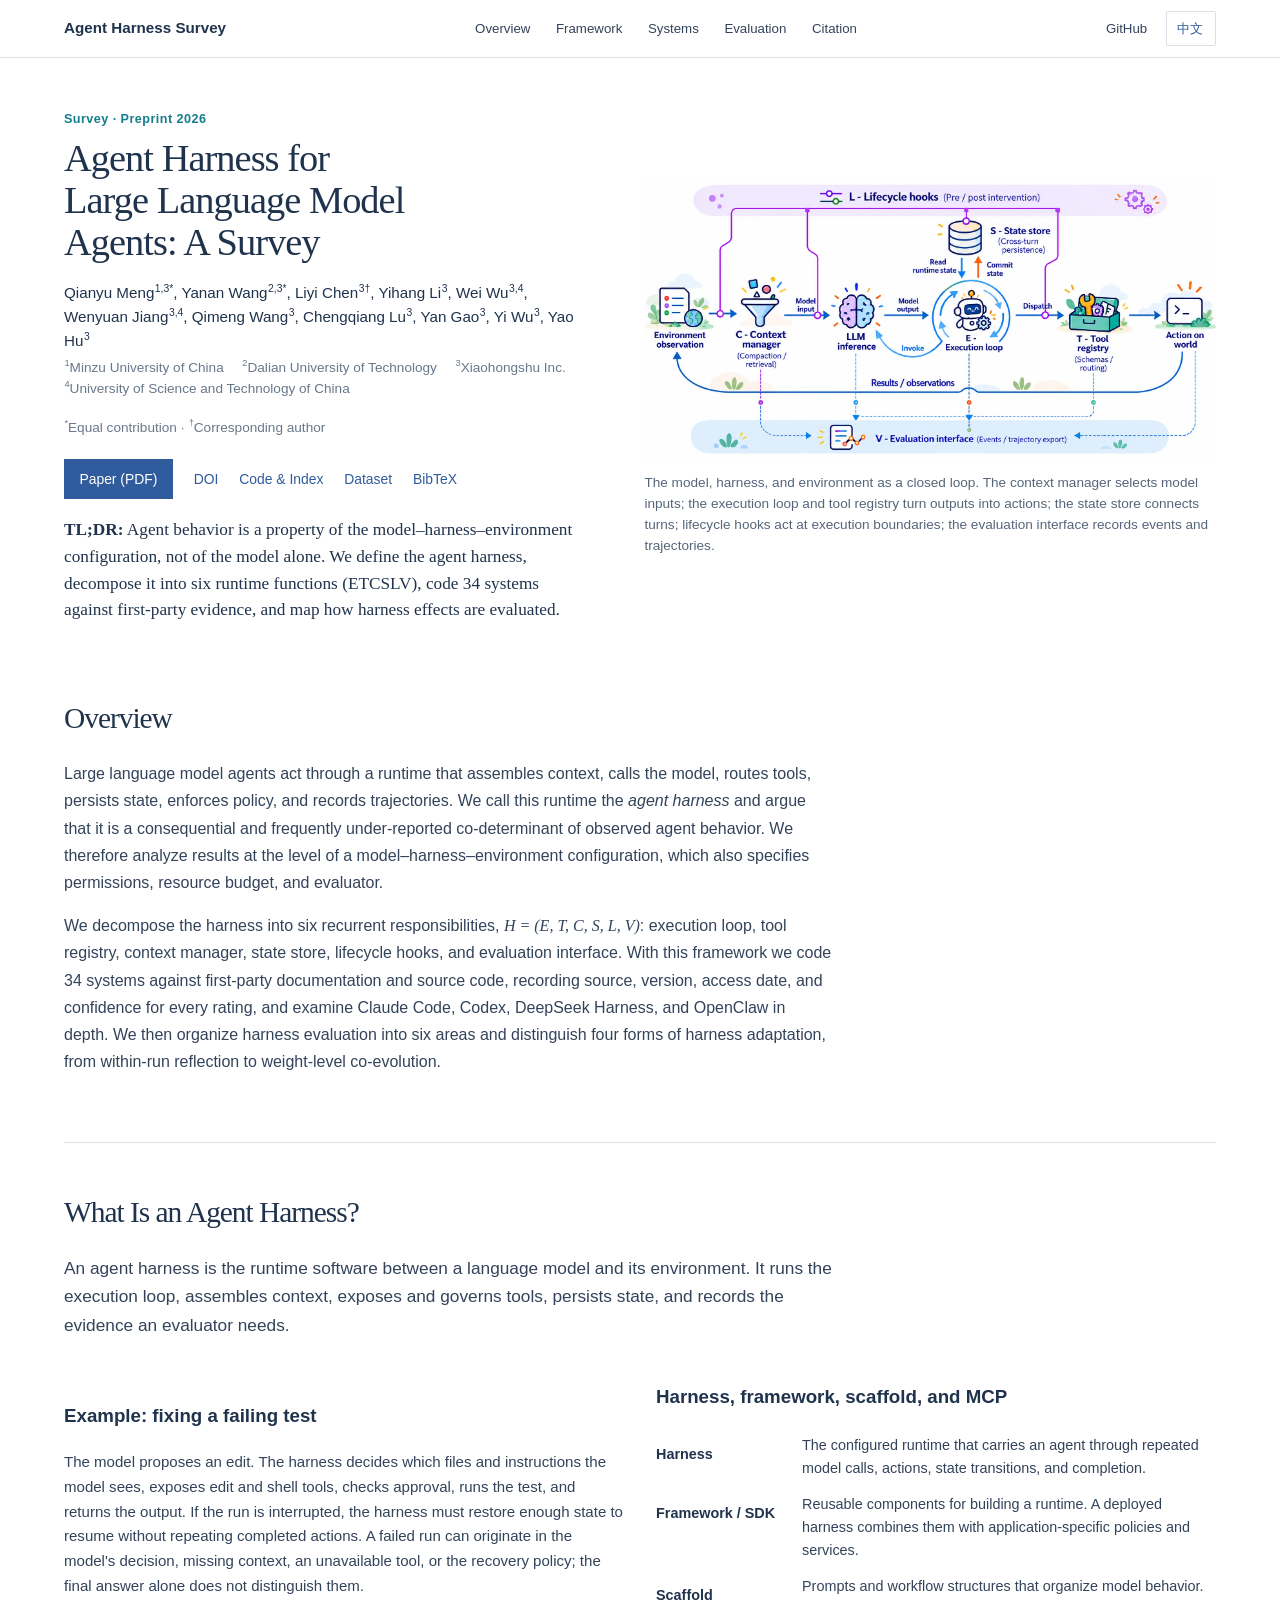
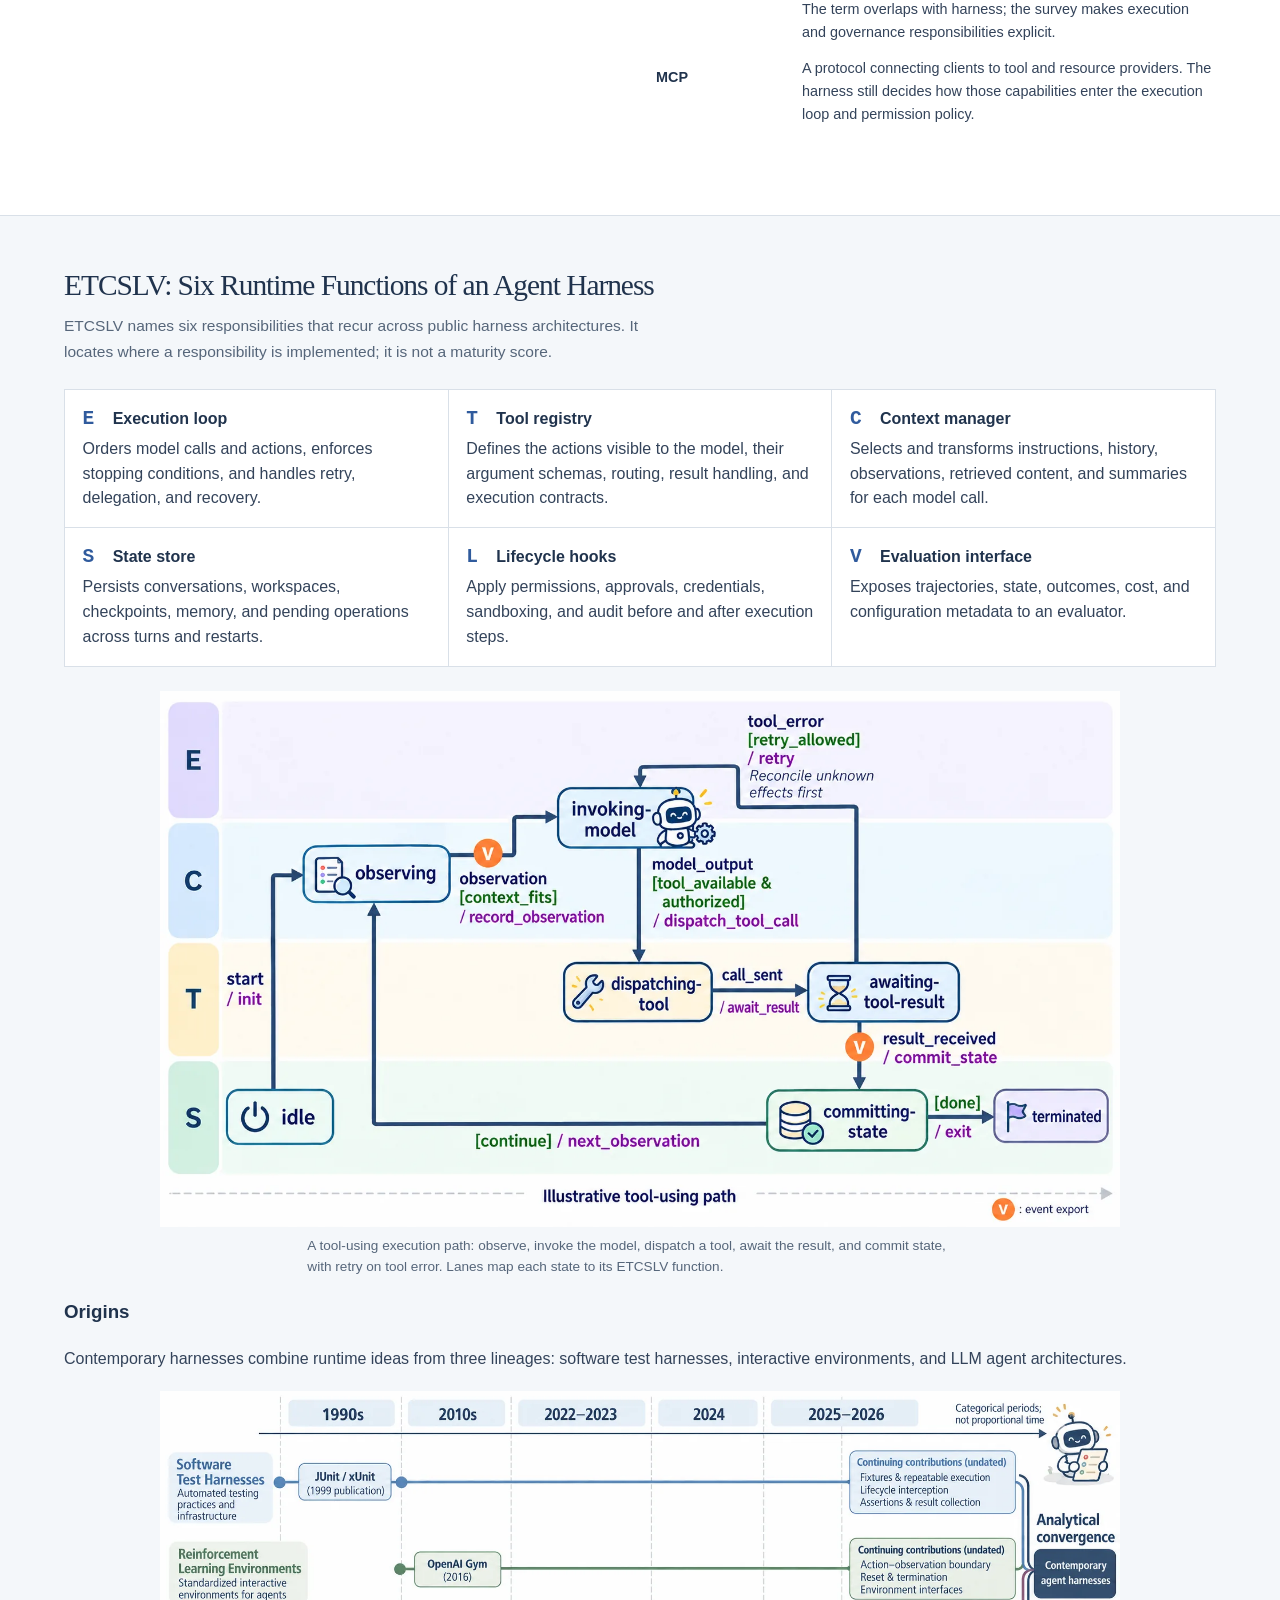
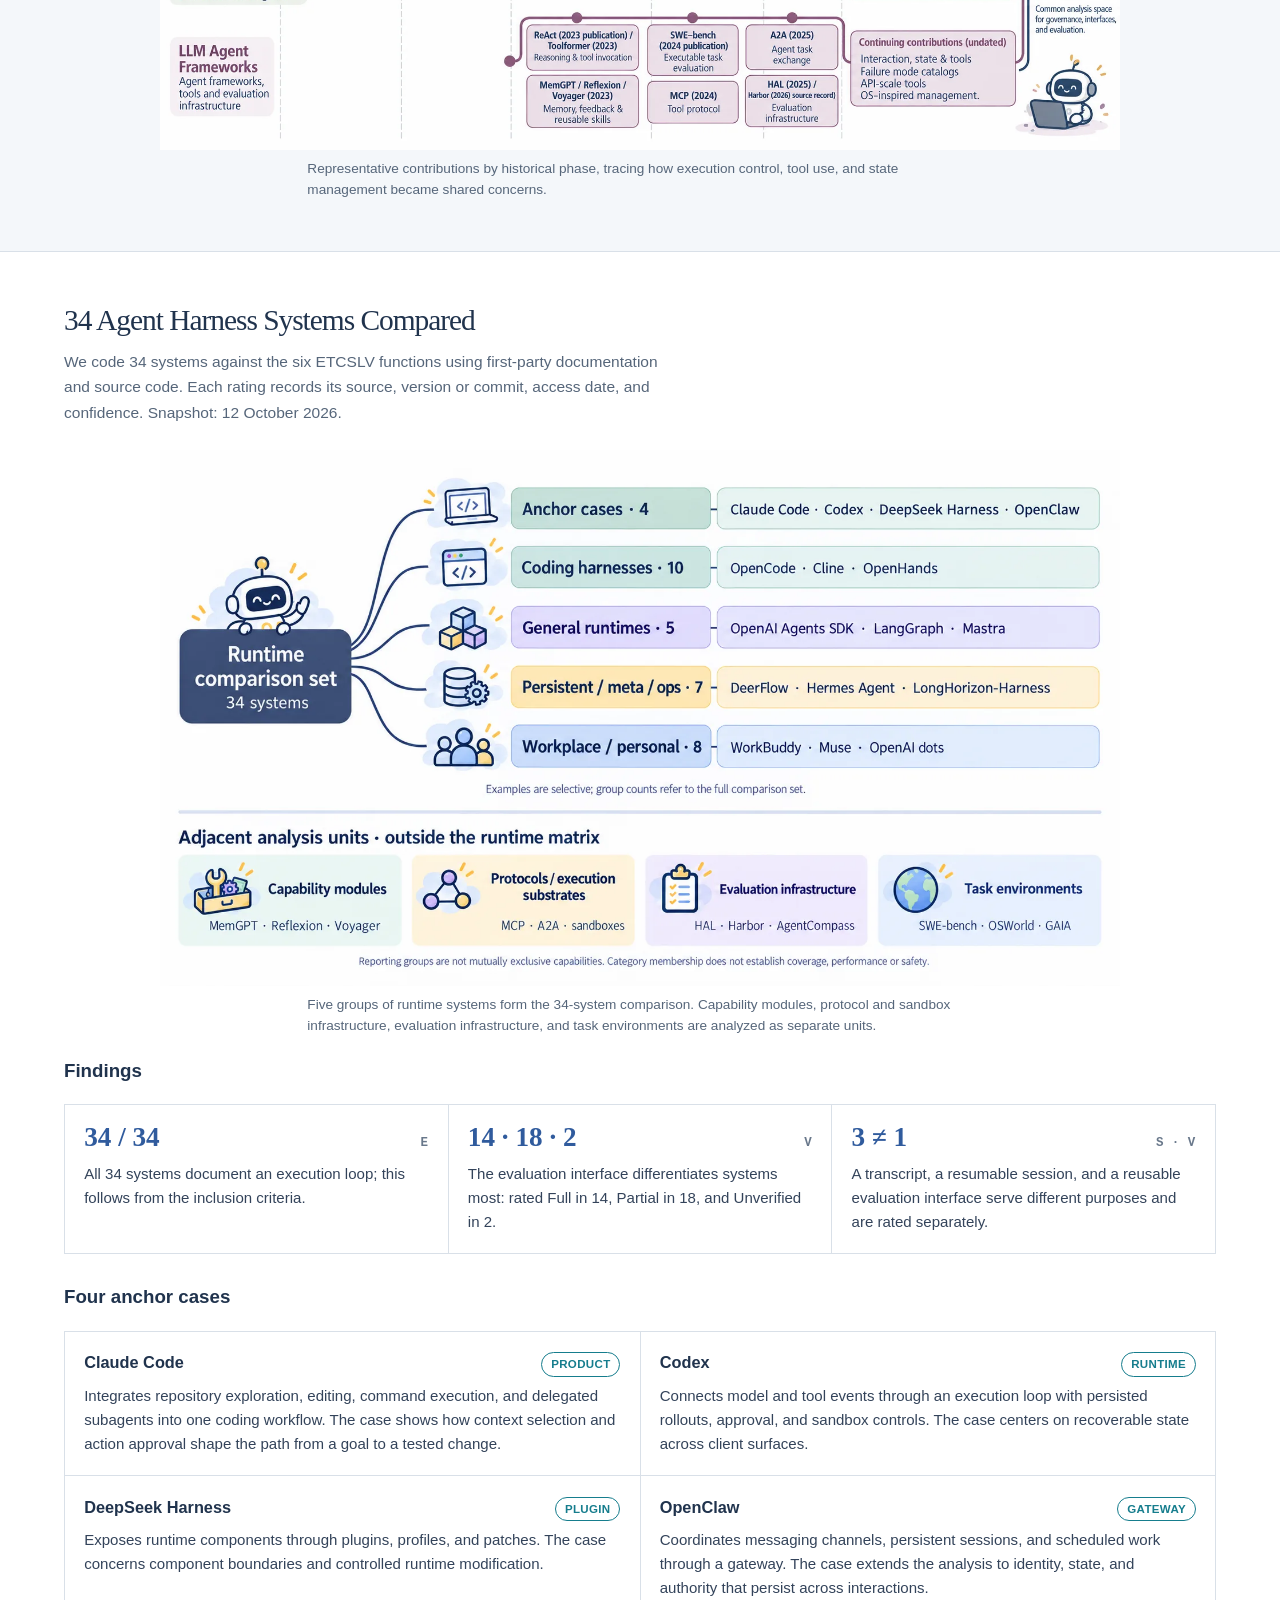
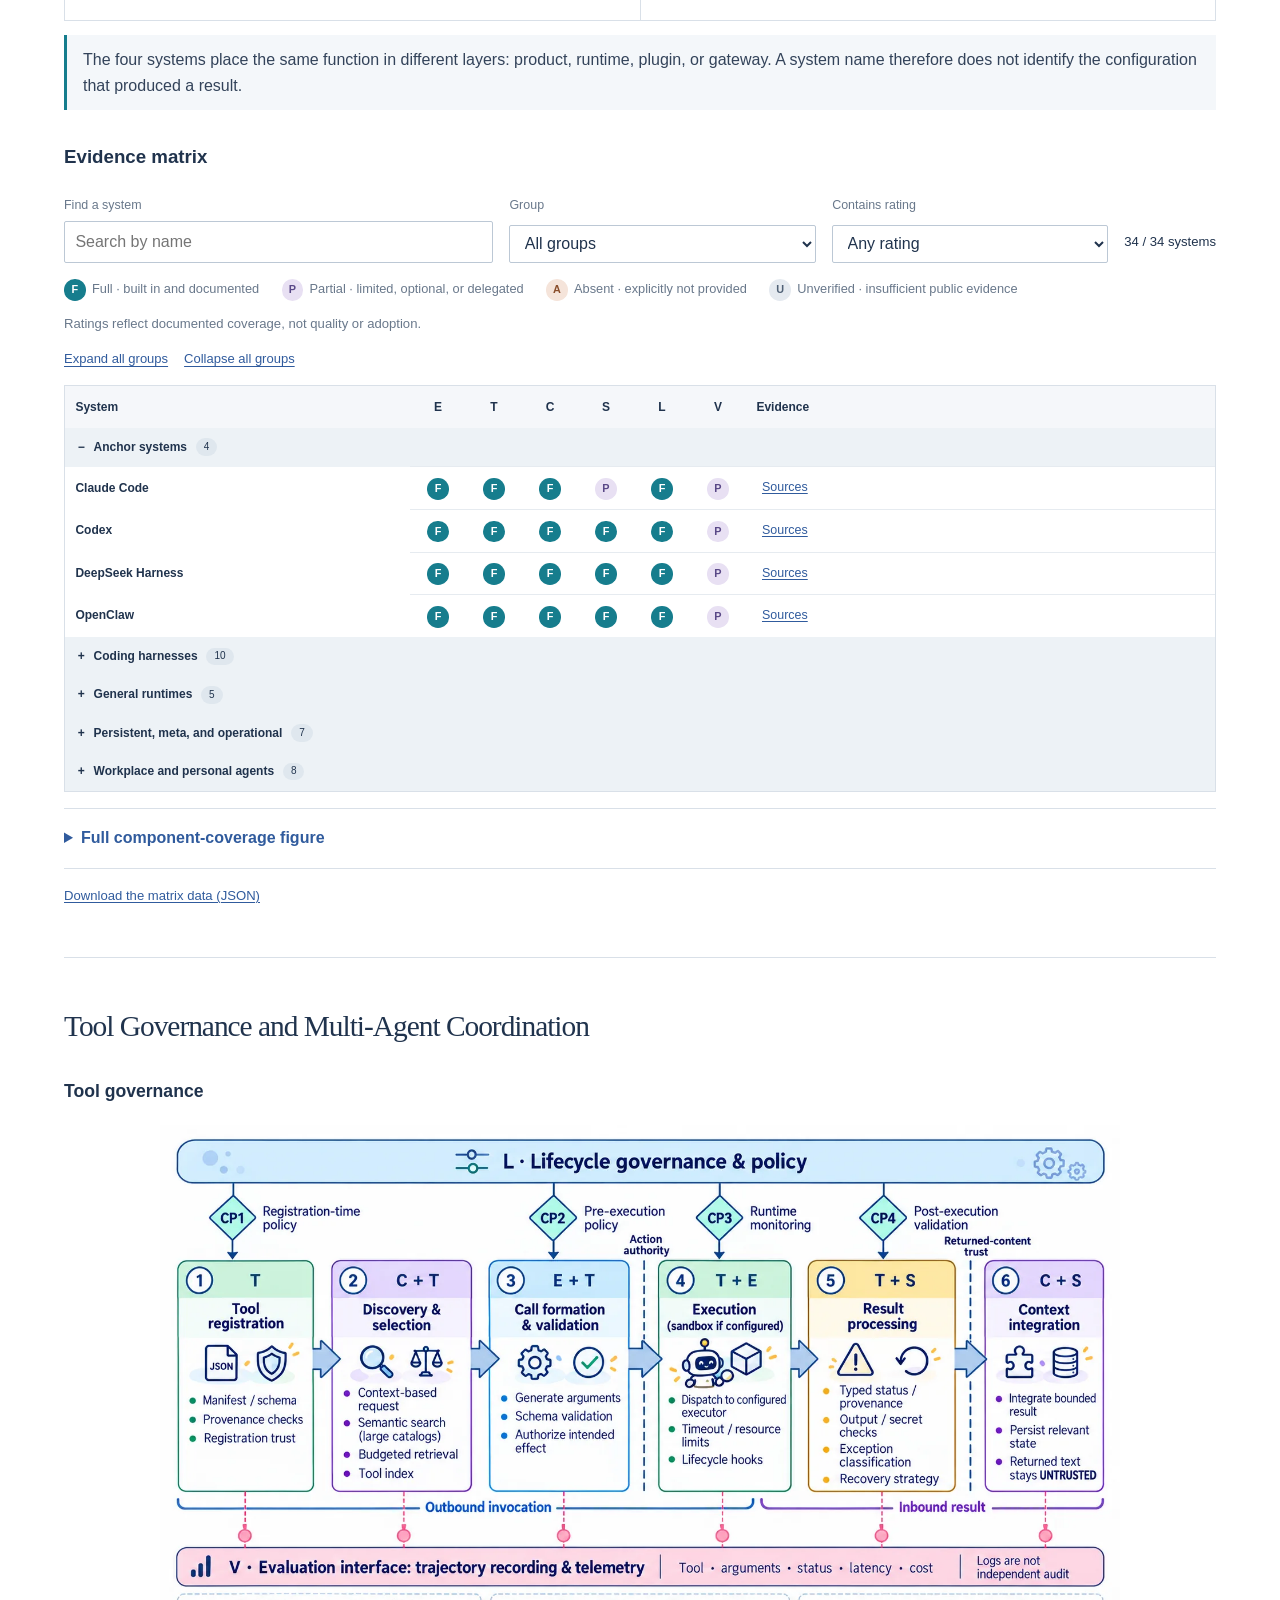
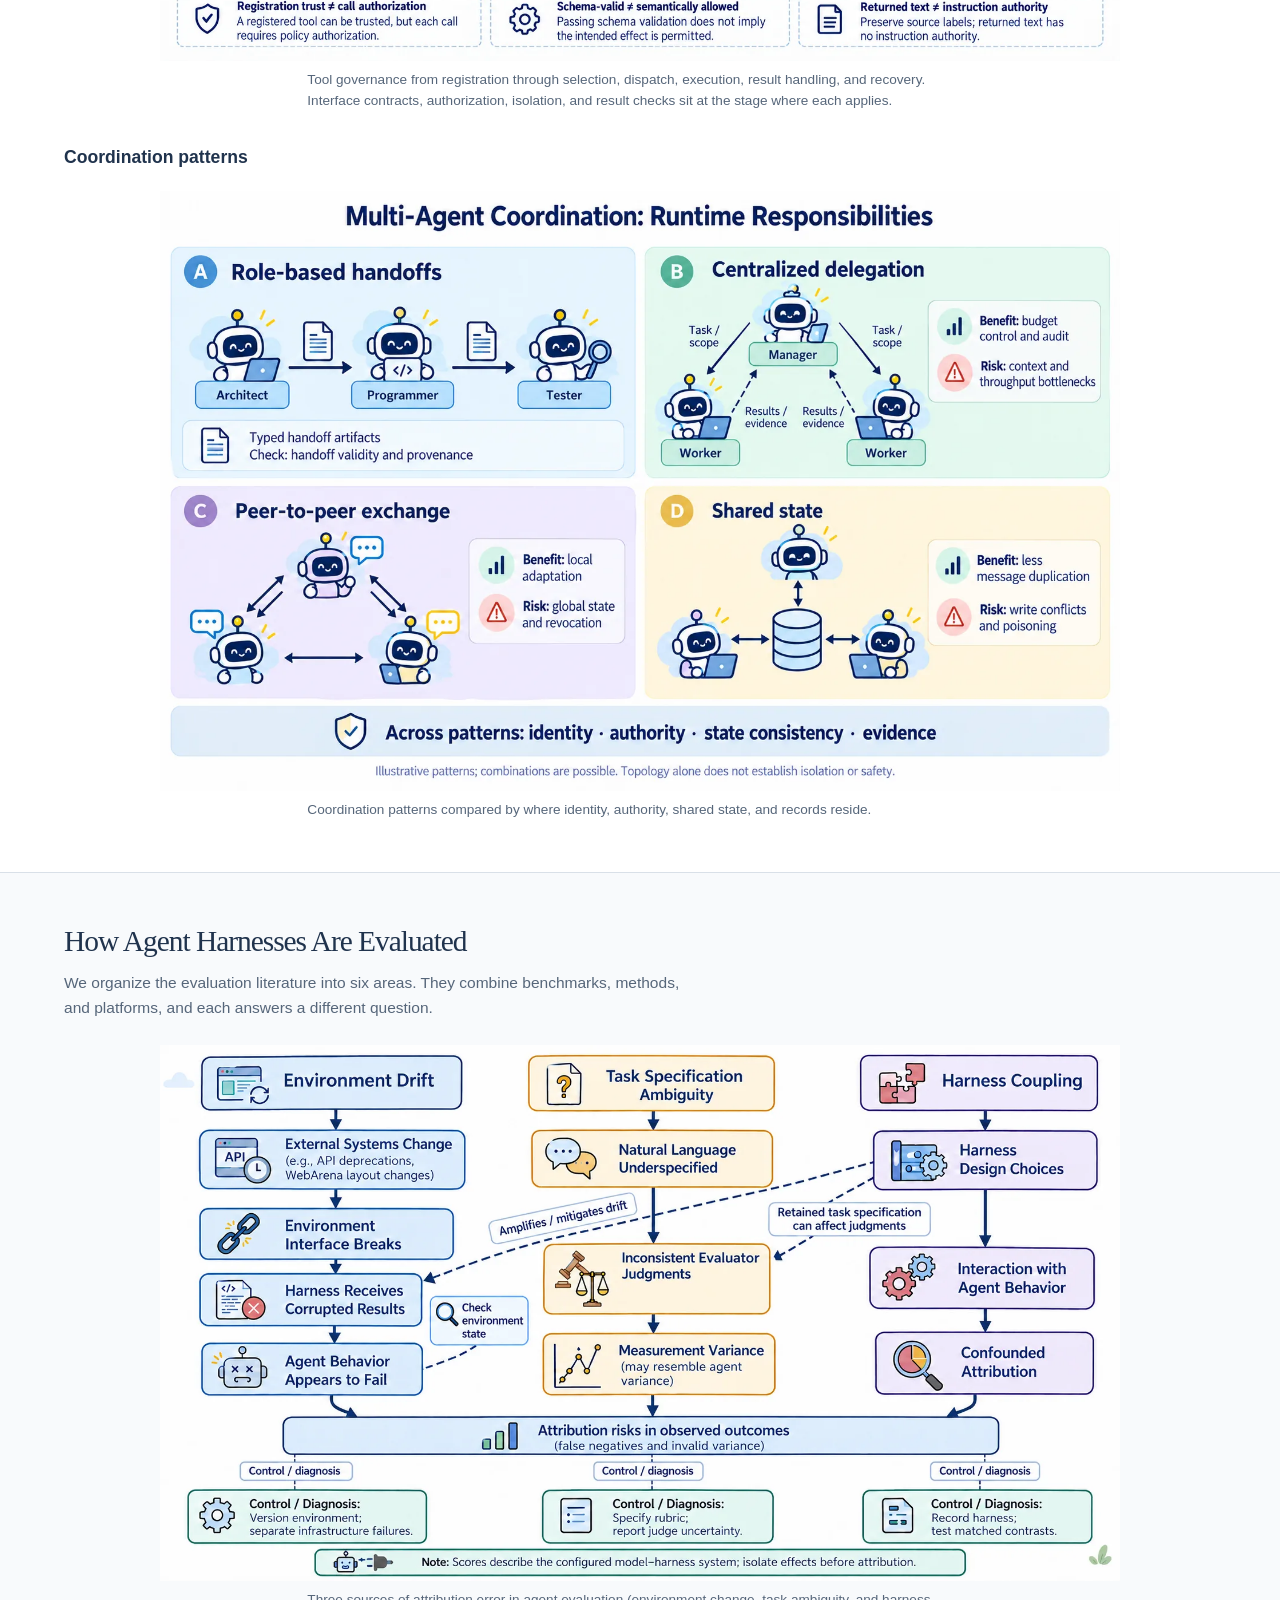
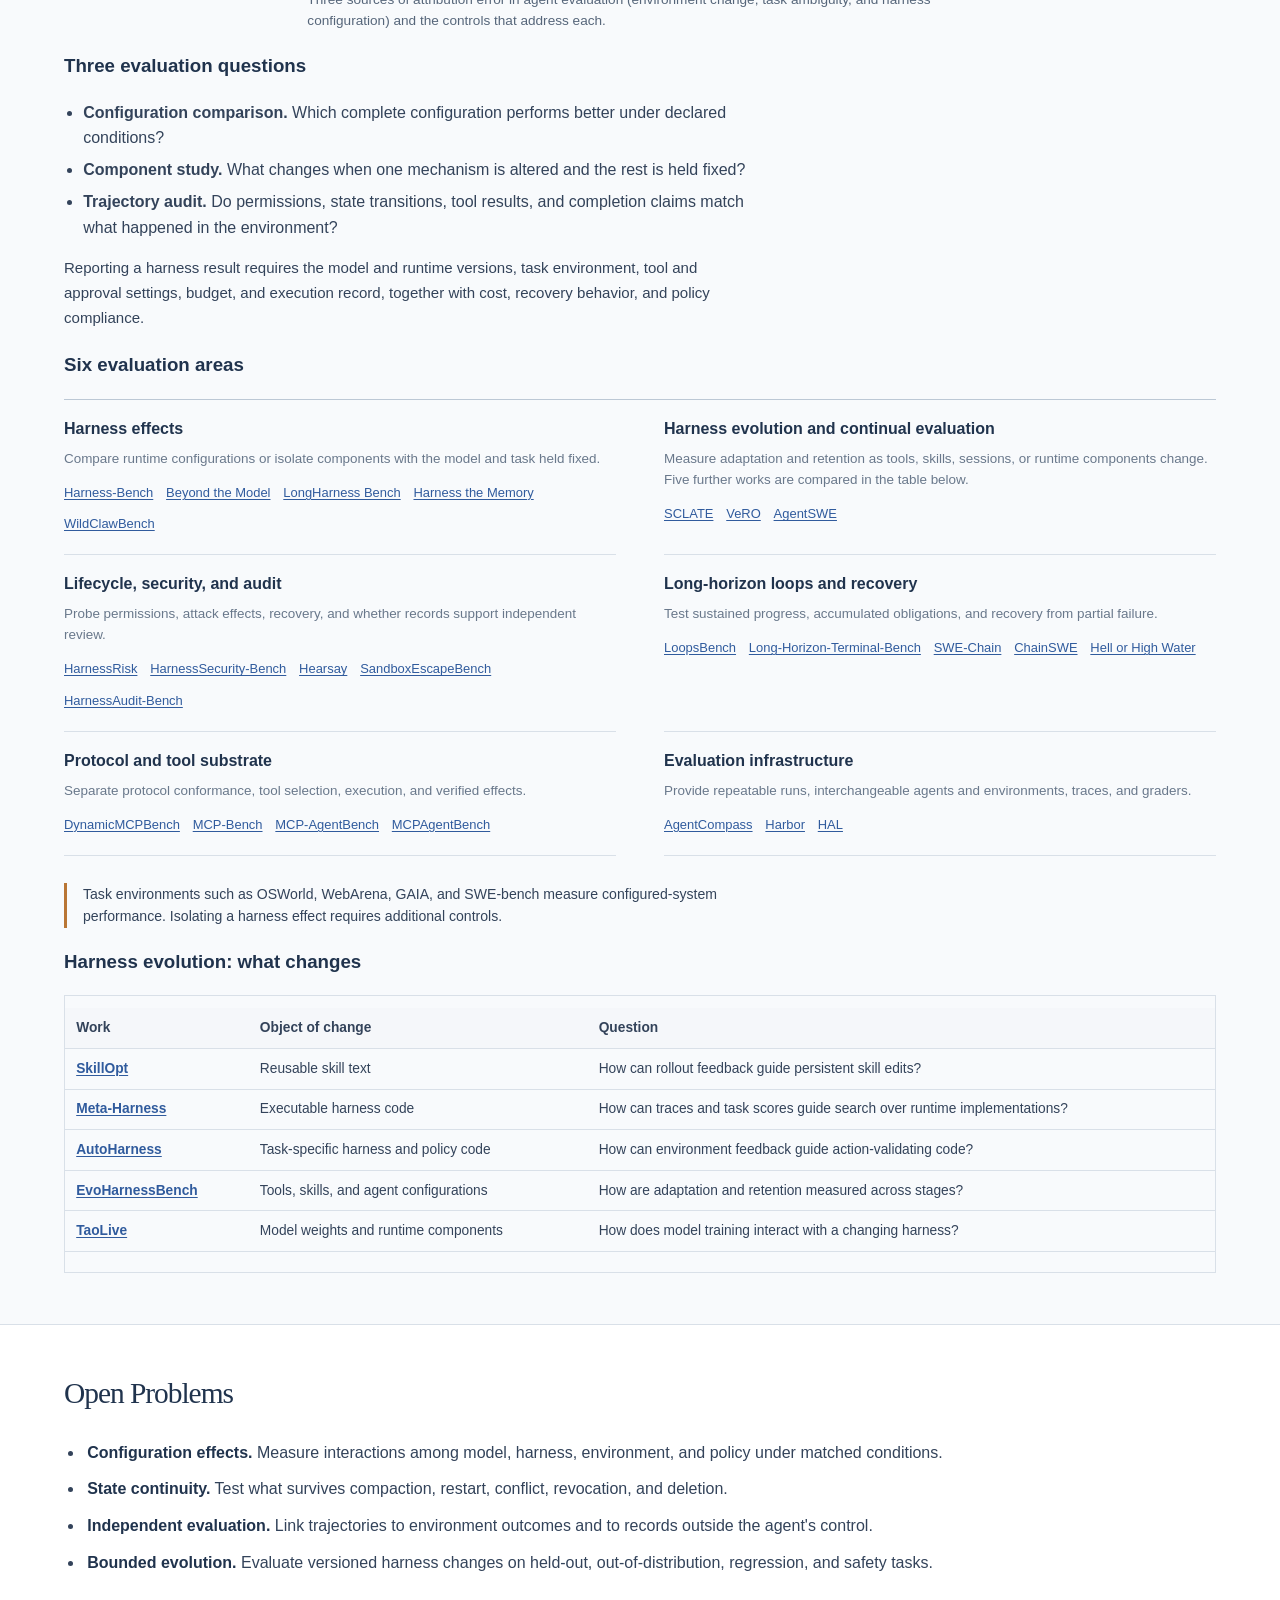
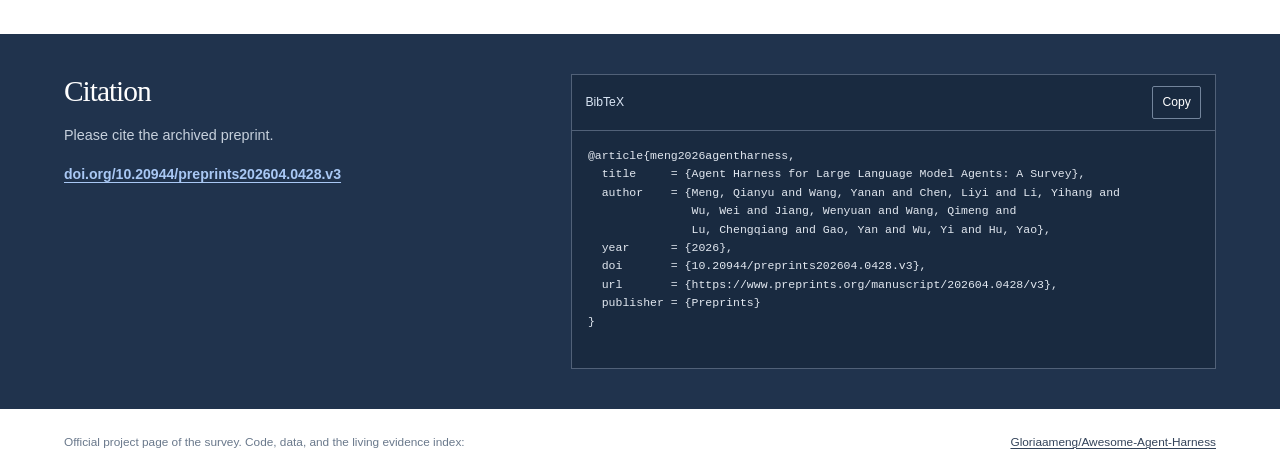
<file: docs/index.html>
<!doctype html>
<html lang="en">
<head>
<meta charset="utf-8">
<meta name="viewport" content="width=device-width, initial-scale=1">
<title>Agent Harness for Large Language Model Agents: A Survey</title>
<meta name="description" content="Survey of the agent harness, the runtime around LLM agents. Defines six runtime functions (ETCSLV), compares 34 systems including Claude Code and Codex, and maps harness evaluation.">
<link rel="canonical" href="https://gloriaameng.github.io/Awesome-Agent-Harness/">
<link rel="alternate" hreflang="en" href="https://gloriaameng.github.io/Awesome-Agent-Harness/">
<link rel="alternate" hreflang="zh-CN" href="https://gloriaameng.github.io/Awesome-Agent-Harness/zh/">
<link rel="alternate" hreflang="x-default" href="https://gloriaameng.github.io/Awesome-Agent-Harness/">
<meta name="theme-color" content="#ffffff">
<meta name="citation_title" content="Agent Harness for Large Language Model Agents: A Survey">
<meta name="citation_author" content="Meng, Qianyu"><meta name="citation_author_institution" content="Minzu University of China"><meta name="citation_author_institution" content="Xiaohongshu Inc."><meta name="citation_author" content="Wang, Yanan"><meta name="citation_author_institution" content="Dalian University of Technology"><meta name="citation_author_institution" content="Xiaohongshu Inc."><meta name="citation_author" content="Chen, Liyi"><meta name="citation_author_institution" content="Xiaohongshu Inc."><meta name="citation_author" content="Li, Yihang"><meta name="citation_author_institution" content="Xiaohongshu Inc."><meta name="citation_author" content="Wu, Wei"><meta name="citation_author_institution" content="Xiaohongshu Inc."><meta name="citation_author_institution" content="University of Science and Technology of China"><meta name="citation_author" content="Jiang, Wenyuan"><meta name="citation_author_institution" content="Xiaohongshu Inc."><meta name="citation_author_institution" content="University of Science and Technology of China"><meta name="citation_author" content="Wang, Qimeng"><meta name="citation_author_institution" content="Xiaohongshu Inc."><meta name="citation_author" content="Lu, Chengqiang"><meta name="citation_author_institution" content="Xiaohongshu Inc."><meta name="citation_author" content="Gao, Yan"><meta name="citation_author_institution" content="Xiaohongshu Inc."><meta name="citation_author" content="Wu, Yi"><meta name="citation_author_institution" content="Xiaohongshu Inc."><meta name="citation_author" content="Hu, Yao"><meta name="citation_author_institution" content="Xiaohongshu Inc.">
<meta name="citation_publication_date" content="2026/04/07">
<meta name="citation_online_date" content="2026/04/07">
<meta name="citation_publisher" content="Preprints">
<meta name="citation_doi" content="10.20944/preprints202604.0428.v3">
<meta name="citation_pdf_url" content="https://raw.githubusercontent.com/Gloriaameng/Awesome-Agent-Harness/main/Agent_Harness_for_LLM_Agents__A_Survey__v4.pdf">
<meta name="citation_abstract_html_url" content="https://gloriaameng.github.io/Awesome-Agent-Harness/">
<meta name="citation_language" content="en">
<meta property="og:type" content="article">
<meta property="og:site_name" content="Agent Harness Survey">
<meta property="og:locale" content="en_US">
<meta property="og:title" content="Agent Harness for Large Language Model Agents: A Survey">
<meta property="og:description" content="Survey of the agent harness, the runtime around LLM agents. Defines six runtime functions (ETCSLV), compares 34 systems including Claude Code and Codex, and maps harness evaluation.">
<meta property="og:url" content="https://gloriaameng.github.io/Awesome-Agent-Harness/">
<meta property="og:image" content="https://gloriaameng.github.io/Awesome-Agent-Harness/assets/architecture_p2_clean.png">
<meta property="og:image:width" content="1774">
<meta property="og:image:height" content="887">
<meta property="og:image:alt" content="Agent harness architecture: the model, harness, and environment exchange inputs, actions, and observations; the harness comprises execution, tools, context, state, lifecycle, and evaluation interface.">
<meta name="twitter:card" content="summary_large_image">
<meta name="twitter:title" content="Agent Harness for Large Language Model Agents: A Survey">
<meta name="twitter:description" content="Survey of the agent harness, the runtime around LLM agents. Defines six runtime functions (ETCSLV), compares 34 systems including Claude Code and Codex, and maps harness evaluation.">
<meta name="twitter:image" content="https://gloriaameng.github.io/Awesome-Agent-Harness/assets/architecture_p2_clean.png">
<link rel="preload" as="image" href="./assets/architecture_p2_clean.webp" type="image/webp" fetchpriority="high">
<script type="application/ld+json">
{
 "@context": "https://schema.org",
 "@type": "ScholarlyArticle",
 "headline": "Agent Harness for Large Language Model Agents: A Survey",
 "name": "Agent Harness for Large Language Model Agents: A Survey",
 "abstract": "Large language model agents act through a runtime that assembles context, calls the model, routes tools, persists state, enforces policy, and records trajectories. We call this runtime the agent harness and argue that it is a consequential and frequently under-reported co-determinant of observed agent behavior. We therefore analyze results at the level of a model–harness–environment configuration, which also specifies permissions, resource budget, and evaluator. We decompose the harness into six recurrent responsibilities, H = (E, T, C, S, L, V): execution loop, tool registry, context manager, state store, lifecycle hooks, and evaluation interface. With this framework we code 34 systems against first-party documentation and source code, recording source, version, access date, and confidence for every rating, and examine Claude Code, Codex, DeepSeek Harness, and OpenClaw in depth. We then organize harness evaluation into six areas and distinguish four forms of harness adaptation, from within-run reflection to weight-level co-evolution.",
 "author": [
  {
   "@type": "Person",
   "name": "Qianyu Meng",
   "affiliation": [
    {
     "@type": "Organization",
     "name": "Minzu University of China"
    },
    {
     "@type": "Organization",
     "name": "Xiaohongshu Inc."
    }
   ]
  },
  {
   "@type": "Person",
   "name": "Yanan Wang",
   "affiliation": [
    {
     "@type": "Organization",
     "name": "Dalian University of Technology"
    },
    {
     "@type": "Organization",
     "name": "Xiaohongshu Inc."
    }
   ]
  },
  {
   "@type": "Person",
   "name": "Liyi Chen",
   "affiliation": [
    {
     "@type": "Organization",
     "name": "Xiaohongshu Inc."
    }
   ]
  },
  {
   "@type": "Person",
   "name": "Yihang Li",
   "affiliation": [
    {
     "@type": "Organization",
     "name": "Xiaohongshu Inc."
    }
   ]
  },
  {
   "@type": "Person",
   "name": "Wei Wu",
   "affiliation": [
    {
     "@type": "Organization",
     "name": "Xiaohongshu Inc."
    },
    {
     "@type": "Organization",
     "name": "University of Science and Technology of China"
    }
   ]
  },
  {
   "@type": "Person",
   "name": "Wenyuan Jiang",
   "affiliation": [
    {
     "@type": "Organization",
     "name": "Xiaohongshu Inc."
    },
    {
     "@type": "Organization",
     "name": "University of Science and Technology of China"
    }
   ]
  },
  {
   "@type": "Person",
   "name": "Qimeng Wang",
   "affiliation": [
    {
     "@type": "Organization",
     "name": "Xiaohongshu Inc."
    }
   ]
  },
  {
   "@type": "Person",
   "name": "Chengqiang Lu",
   "affiliation": [
    {
     "@type": "Organization",
     "name": "Xiaohongshu Inc."
    }
   ]
  },
  {
   "@type": "Person",
   "name": "Yan Gao",
   "affiliation": [
    {
     "@type": "Organization",
     "name": "Xiaohongshu Inc."
    }
   ]
  },
  {
   "@type": "Person",
   "name": "Yi Wu",
   "affiliation": [
    {
     "@type": "Organization",
     "name": "Xiaohongshu Inc."
    }
   ]
  },
  {
   "@type": "Person",
   "name": "Yao Hu",
   "affiliation": [
    {
     "@type": "Organization",
     "name": "Xiaohongshu Inc."
    }
   ]
  }
 ],
 "datePublished": "2026-04-07",
 "dateModified": "2026-11-06",
 "publisher": {
  "@type": "Organization",
  "name": "Preprints.org"
 },
 "identifier": {
  "@type": "PropertyValue",
  "propertyID": "DOI",
  "value": "10.20944/preprints202604.0428.v3"
 },
 "url": "https://gloriaameng.github.io/Awesome-Agent-Harness/",
 "sameAs": [
  "https://doi.org/10.20944/preprints202604.0428.v3",
  "https://www.preprints.org/manuscript/202604.0428/v3",
  "https://github.com/Gloriaameng/Awesome-Agent-Harness",
  "https://huggingface.co/datasets/GloriaaaM/LLM-Agent-Harness-Survey"
 ],
 "image": "https://gloriaameng.github.io/Awesome-Agent-Harness/assets/architecture_p2_clean.png",
 "keywords": [
  "agent harness",
  "LLM agents",
  "large language model agents",
  "survey",
  "ETCSLV",
  "agent runtime",
  "harness engineering",
  "agent evaluation"
 ],
 "inLanguage": "en",
 "isAccessibleForFree": true,
 "license": "https://creativecommons.org/licenses/by/4.0/",
 "mainEntityOfPage": {
  "@type": "WebPage",
  "@id": "https://gloriaameng.github.io/Awesome-Agent-Harness/"
 }
}
</script>
<link rel="stylesheet" href="./styles.css">
<script defer src="./app.js"></script>
</head>
<body>
<a class="skip-link" href="#main">Skip to content</a>
<header class="site-header">
  <a class="wordmark" href="#top">Agent Harness Survey</a>
  <nav class="primary-nav" aria-label="Primary"><a href="#overview">Overview</a><a href="#framework">Framework</a><a href="#systems">Systems</a><a href="#evaluation">Evaluation</a><a href="#cite">Citation</a></nav>
  <div class="header-actions">
    <a class="github-link" href="https://github.com/Gloriaameng/Awesome-Agent-Harness" rel="noopener">GitHub</a>
    <a class="language-toggle" href="zh/" hreflang="zh-CN" lang="zh-CN" aria-label="阅读中文版">中文</a>
  </div>
</header>
<main id="main">
<section class="hero page-wrap" id="top" aria-labelledby="paper-title">
  <div class="hero-copy">
    <p class="project-line">Survey · Preprint 2026</p>
    <h1 id="paper-title" lang="en">Agent Harness for Large Language Model Agents: A Survey</h1>
    
    <p class="authors"><span class="author">Qianyu Meng<sup>1,3*</sup></span>, <span class="author">Yanan Wang<sup>2,3*</sup></span>, <span class="author">Liyi Chen<sup>3†</sup></span>, <span class="author">Yihang Li<sup>3</sup></span>, <span class="author">Wei Wu<sup>3,4</sup></span>, <span class="author">Wenyuan Jiang<sup>3,4</sup></span>, <span class="author">Qimeng Wang<sup>3</sup></span>, <span class="author">Chengqiang Lu<sup>3</sup></span>, <span class="author">Yan Gao<sup>3</sup></span>, <span class="author">Yi Wu<sup>3</sup></span>, <span class="author">Yao Hu<sup>3</sup></span></p>
    <p class="affiliations"><span><sup>1</sup>Minzu University of China</span> <span><sup>2</sup>Dalian University of Technology</span> <span><sup>3</sup>Xiaohongshu Inc.</span> <span><sup>4</sup>University of Science and Technology of China</span></p>
    <p class="author-notes"><sup>*</sup>Equal contribution · <sup>†</sup>Corresponding author</p>
    <div class="paper-status"><a class="primary-link" href="https://github.com/Gloriaameng/Awesome-Agent-Harness/blob/main/Agent_Harness_for_LLM_Agents__A_Survey__v4.pdf" rel="noopener">Paper (PDF)</a><a class="" href="https://doi.org/10.20944/preprints202604.0428.v3" rel="noopener">DOI</a><a class="" href="https://github.com/Gloriaameng/Awesome-Agent-Harness" rel="noopener">Code &amp; Index</a><a class="" href="https://huggingface.co/datasets/GloriaaaM/LLM-Agent-Harness-Survey" rel="noopener">Dataset</a><a class="" href="#cite">BibTeX</a></div>
    <p class="thesis"><strong>TL;DR:</strong> Agent behavior is a property of the model–harness–environment configuration, not of the model alone. We define the agent harness, decompose it into six runtime functions (ETCSLV), code 34 systems against first-party evidence, and map how harness effects are evaluated.</p>
  </div>
  <figure class="hero-figure p2-figure"><a href="./assets/architecture_p2_clean.png" title="Open full-size figure"><picture><source srcset="./assets/architecture_p2_clean.webp" type="image/webp"><img src="./assets/architecture_p2_clean.png" width="1774" height="887" fetchpriority="high" alt="Agent harness architecture: the model, harness, and environment exchange inputs, actions, and observations; the harness comprises execution, tools, context, state, lifecycle, and evaluation interface."></picture></a><figcaption>The model, harness, and environment as a closed loop. The context manager selects model inputs; the execution loop and tool registry turn outputs into actions; the state store connects turns; lifecycle hooks act at execution boundaries; the evaluation interface records events and trajectories.</figcaption></figure>
</section>

<section class="paper-section page-wrap" id="overview" aria-labelledby="overview-title">
  <div class="section-heading"><h2 id="overview-title">Overview</h2></div>
  <div class="overview-text"><p>Large language model agents act through a runtime that assembles context, calls the model, routes tools, persists state, enforces policy, and records trajectories. We call this runtime the <em>agent harness</em> and argue that it is a consequential and frequently under-reported co-determinant of observed agent behavior. We therefore analyze results at the level of a model–harness–environment configuration, which also specifies permissions, resource budget, and evaluator.</p><p>We decompose the harness into six recurrent responsibilities, <span class="math">H = (E, T, C, S, L, V)</span>: execution loop, tool registry, context manager, state store, lifecycle hooks, and evaluation interface. With this framework we code 34 systems against first-party documentation and source code, recording source, version, access date, and confidence for every rating, and examine Claude Code, Codex, DeepSeek Harness, and OpenClaw in depth. We then organize harness evaluation into six areas and distinguish four forms of harness adaptation, from within-run reflection to weight-level co-evolution.</p></div>
</section>

<section class="paper-section page-wrap" id="definition" aria-labelledby="definition-title">
  <div class="section-heading"><h2 id="definition-title">What Is an Agent Harness?</h2></div>
  <p class="lead-text">An agent harness is the runtime software between a language model and its environment. It runs the execution loop, assembles context, exposes and governs tools, persists state, and records the evidence an evaluator needs.</p>
  <div class="two-col">
    <div class="survey-explanation"><h3>Example: fixing a failing test</h3><p>The model proposes an edit. The harness decides which files and instructions the model sees, exposes edit and shell tools, checks approval, runs the test, and returns the output. If the run is interrupted, the harness must restore enough state to resume without repeating completed actions. A failed run can originate in the model&#x27;s decision, missing context, an unavailable tool, or the recovery policy; the final answer alone does not distinguish them.</p></div>
    <div><h3>Harness, framework, scaffold, and MCP</h3><dl class="concept-definitions"><dt>Harness</dt><dd>The configured runtime that carries an agent through repeated model calls, actions, state transitions, and completion.</dd><dt>Framework / SDK</dt><dd>Reusable components for building a runtime. A deployed harness combines them with application-specific policies and services.</dd><dt>Scaffold</dt><dd>Prompts and workflow structures that organize model behavior. The term overlaps with harness; the survey makes execution and governance responsibilities explicit.</dd><dt>MCP</dt><dd>A protocol connecting clients to tool and resource providers. The harness still decides how those capabilities enter the execution loop and permission policy.</dd></dl></div>
  </div>
</section>

<section class="framework-section" id="framework" aria-labelledby="framework-title">
  <div class="page-wrap framework-wrap">
    <div class="section-heading"><h2 id="framework-title">ETCSLV: Six Runtime Functions of an Agent Harness</h2><p class="section-intro">ETCSLV names six responsibilities that recur across public harness architectures. It locates where a responsibility is implemented; it is not a maturity score.</p></div>
    <dl class="function-grid"><div class="function-card"><dt><span class="function-code">E</span> Execution loop</dt><dd>Orders model calls and actions, enforces stopping conditions, and handles retry, delegation, and recovery.</dd></div><div class="function-card"><dt><span class="function-code">T</span> Tool registry</dt><dd>Defines the actions visible to the model, their argument schemas, routing, result handling, and execution contracts.</dd></div><div class="function-card"><dt><span class="function-code">C</span> Context manager</dt><dd>Selects and transforms instructions, history, observations, retrieved content, and summaries for each model call.</dd></div><div class="function-card"><dt><span class="function-code">S</span> State store</dt><dd>Persists conversations, workspaces, checkpoints, memory, and pending operations across turns and restarts.</dd></div><div class="function-card"><dt><span class="function-code">L</span> Lifecycle hooks</dt><dd>Apply permissions, approvals, credentials, sandboxing, and audit before and after execution steps.</dd></div><div class="function-card"><dt><span class="function-code">V</span> Evaluation interface</dt><dd>Exposes trajectories, state, outcomes, cost, and configuration metadata to an evaluator.</dd></div></dl>
    <figure class="wide-figure lifecycle-figure p2-figure"><a href="./assets/step_state_p2.png" title="Open full-size figure"><picture><source srcset="./assets/step_state_p2.webp" type="image/webp"><img src="./assets/step_state_p2.png" width="1678" height="937" loading="lazy" decoding="async" alt="State machine of a tool-using execution path: observing, invoking the model, dispatching a tool, awaiting the result, and committing state, with a retry path on tool error."></picture></a><figcaption>A tool-using execution path: observe, invoke the model, dispatch a tool, await the result, and commit state, with retry on tool error. Lanes map each state to its ETCSLV function.</figcaption></figure>
    <h3>Origins</h3>
    <p>Contemporary harnesses combine runtime ideas from three lineages: software test harnesses, interactive environments, and LLM agent architectures.</p>
    <figure class="wide-figure p2-figure"><a href="./assets/timeline_p2.png" title="Open full-size figure"><picture><source srcset="./assets/timeline_p2.webp" type="image/webp"><img src="./assets/timeline_p2.png" width="1800" height="672" loading="lazy" decoding="async" alt="Timeline of representative work from software testing, interactive environments, and agent architectures leading to current agent harnesses."></picture></a><figcaption>Representative contributions by historical phase, tracing how execution control, tool use, and state management became shared concerns.</figcaption></figure>
  </div>
</section>

<section class="paper-section page-wrap" id="systems" aria-labelledby="systems-title">
  <div class="section-heading"><h2 id="systems-title">34 Agent Harness Systems Compared</h2><p class="section-intro">We code 34 systems against the six ETCSLV functions using first-party documentation and source code. Each rating records its source, version or commit, access date, and confidence. Snapshot: 12 October 2026.</p></div>
  <figure class="wide-figure taxonomy-figure p2-figure"><a href="./assets/landscape_p2.png" title="Open full-size figure"><picture><source srcset="./assets/landscape_p2.webp" type="image/webp"><img src="./assets/landscape_p2.png" width="1678" height="937" loading="lazy" decoding="async" alt="Five groups of runtime systems and four adjacent analysis units."></picture></a><figcaption>Five groups of runtime systems form the 34-system comparison. Capability modules, protocol and sandbox infrastructure, evaluation infrastructure, and task environments are analyzed as separate units.</figcaption></figure>
  <h3>Findings</h3>
  <ul class="finding-grid"><li class="finding-card"><p class="finding-metric"><span class="finding-value">34 / 34</span><span class="finding-code">E</span></p><p>All 34 systems document an execution loop; this follows from the inclusion criteria.</p></li><li class="finding-card"><p class="finding-metric"><span class="finding-value">14 · 18 · 2</span><span class="finding-code">V</span></p><p>The evaluation interface differentiates systems most: rated Full in 14, Partial in 18, and Unverified in 2.</p></li><li class="finding-card"><p class="finding-metric"><span class="finding-value">3 ≠ 1</span><span class="finding-code">S · V</span></p><p>A transcript, a resumable session, and a reusable evaluation interface serve different purposes and are rated separately.</p></li></ul>
  <h3>Four anchor cases</h3>
  <ul class="case-grid"><li class="case-card"><h4>Claude Code</h4><span class="case-layer">Product</span><p>Integrates repository exploration, editing, command execution, and delegated subagents into one coding workflow. The case shows how context selection and action approval shape the path from a goal to a tested change.</p></li><li class="case-card"><h4>Codex</h4><span class="case-layer">Runtime</span><p>Connects model and tool events through an execution loop with persisted rollouts, approval, and sandbox controls. The case centers on recoverable state across client surfaces.</p></li><li class="case-card"><h4>DeepSeek Harness</h4><span class="case-layer">Plugin</span><p>Exposes runtime components through plugins, profiles, and patches. The case concerns component boundaries and controlled runtime modification.</p></li><li class="case-card"><h4>OpenClaw</h4><span class="case-layer">Gateway</span><p>Coordinates messaging channels, persistent sessions, and scheduled work through a gateway. The case extends the analysis to identity, state, and authority that persist across interactions.</p></li></ul>
  <p class="case-summary">The four systems place the same function in different layers: product, runtime, plugin, or gateway. A system name therefore does not identify the configuration that produced a result.</p>
  <h3 id="matrix">Evidence matrix</h3>
  <div class="matrix-controls">
    <label class="search-label" for="system-search">Find a system</label>
    <input id="system-search" type="search" autocomplete="off" placeholder="Search by name">
    <label class="filter-label" for="category-filter">Group</label>
    <select id="category-filter"><option value="all">All groups</option><option value="anchor">Anchor systems</option><option value="coding">Coding harnesses</option><option value="runtime">General runtimes</option><option value="persistent">Persistent, meta, and operational</option><option value="workplace">Workplace and personal agents</option></select>
    <label class="filter-label" for="rating-filter">Contains rating</label>
    <select id="rating-filter"><option value="all">Any rating</option><option value="Full">Full</option><option value="Partial">Partial</option><option value="Absent">Absent</option><option value="Unverified">Unverified</option></select>
    <p id="matrix-count" class="matrix-count" aria-live="polite"></p>
  </div>
  <div class="legend"><span><b class="rating-dot full">F</b>Full · built in and documented</span><span><b class="rating-dot partial">P</b>Partial · limited, optional, or delegated</span><span><b class="rating-dot absent">A</b>Absent · explicitly not provided</span><span><b class="rating-dot unverified">U</b>Unverified · insufficient public evidence</span></div>
  <p class="matrix-note">Ratings reflect documented coverage, not quality or adoption.</p>
  <div class="group-actions"><button type="button" id="expand-groups">Expand all groups</button><button type="button" id="collapse-groups">Collapse all groups</button></div>
  <div class="table-scroll" tabindex="0" role="region" aria-label="Scrollable system evidence matrix">
    <table class="system-table">
      <thead><tr><th scope="col">System</th><th scope="col" title="Execution"><abbr title="Execution">E</abbr></th><th scope="col" title="Tools"><abbr title="Tools">T</abbr></th><th scope="col" title="Context"><abbr title="Context">C</abbr></th><th scope="col" title="State"><abbr title="State">S</abbr></th><th scope="col" title="Lifecycle"><abbr title="Lifecycle">L</abbr></th><th scope="col" title="Evaluation interface"><abbr title="Evaluation interface">V</abbr></th><th scope="col">Evidence</th></tr></thead>
      <tbody id="system-rows"><tr class="system-group-row" data-group="anchor"><th colspan="8" scope="colgroup"><button type="button" class="system-group-toggle" data-group="anchor" aria-expanded="true"><span aria-hidden="true">−</span> Anchor systems <small>4</small></button></th></tr><tr class="data-row" data-group="anchor" data-name="claude code" data-ratings="Full Partial"><th scope="row" class="system-name">Claude Code</th><td class="rating-cell"><span class="rating-dot full" title="Execution: Full">F</span></td><td class="rating-cell"><span class="rating-dot full" title="Tools: Full">F</span></td><td class="rating-cell"><span class="rating-dot full" title="Context: Full">F</span></td><td class="rating-cell"><span class="rating-dot partial" title="State: Partial">P</span></td><td class="rating-cell"><span class="rating-dot full" title="Lifecycle: Full">F</span></td><td class="rating-cell"><span class="rating-dot partial" title="Evaluation interface: Partial">P</span></td><td><button class="evidence-toggle" type="button" aria-expanded="false" aria-controls="evidence-anchor-0" data-show="Sources" data-hide="Hide sources">Sources</button></td></tr><tr class="evidence-row" id="evidence-anchor-0" data-group="anchor" hidden><td colspan="8"><div class="evidence-list"><div class="evidence-item"><strong>E · Execution</strong><span>Full</span><span class="confidence">high confidence · first-party source and docs<br>Version: 3deb873687379f0c199a69fdaccc65f0865f7a29 · accessed 2026-10-13</span><a href="https://github.com/anthropics/claude-code/blob/3deb873687379f0c199a69fdaccc65f0865f7a29/README.md" rel="noopener">Source</a></div><div class="evidence-item"><strong>T · Tools</strong><span>Full</span><span class="confidence">high confidence · first-party source and docs<br>Version: 3deb873687379f0c199a69fdaccc65f0865f7a29 · accessed 2026-10-13</span><a href="https://github.com/anthropics/claude-code/blob/3deb873687379f0c199a69fdaccc65f0865f7a29/README.md" rel="noopener">Source</a></div><div class="evidence-item"><strong>C · Context</strong><span>Full</span><span class="confidence">high confidence · first-party source and docs<br>Version: 3deb873687379f0c199a69fdaccc65f0865f7a29 · accessed 2026-10-13</span><a href="https://github.com/anthropics/claude-code/blob/3deb873687379f0c199a69fdaccc65f0865f7a29/README.md" rel="noopener">Source</a></div><div class="evidence-item"><strong>S · State</strong><span>Partial</span><span class="confidence">medium confidence · first-party source and docs<br>Version: 3deb873687379f0c199a69fdaccc65f0865f7a29 · accessed 2026-10-13</span><a href="https://github.com/anthropics/claude-code/blob/3deb873687379f0c199a69fdaccc65f0865f7a29/README.md" rel="noopener">Source</a></div><div class="evidence-item"><strong>L · Lifecycle</strong><span>Full</span><span class="confidence">high confidence · first-party source and docs<br>Version: 3deb873687379f0c199a69fdaccc65f0865f7a29 · accessed 2026-10-13</span><a href="https://github.com/anthropics/claude-code/blob/3deb873687379f0c199a69fdaccc65f0865f7a29/README.md" rel="noopener">Source</a></div><div class="evidence-item"><strong>V · Evaluation interface</strong><span>Partial</span><span class="confidence">medium confidence · first-party source and docs<br>Version: 3deb873687379f0c199a69fdaccc65f0865f7a29 · accessed 2026-10-13</span><a href="https://github.com/anthropics/claude-code/blob/3deb873687379f0c199a69fdaccc65f0865f7a29/README.md" rel="noopener">Source</a></div></div></td></tr><tr class="data-row" data-group="anchor" data-name="codex" data-ratings="Full Partial"><th scope="row" class="system-name">Codex</th><td class="rating-cell"><span class="rating-dot full" title="Execution: Full">F</span></td><td class="rating-cell"><span class="rating-dot full" title="Tools: Full">F</span></td><td class="rating-cell"><span class="rating-dot full" title="Context: Full">F</span></td><td class="rating-cell"><span class="rating-dot full" title="State: Full">F</span></td><td class="rating-cell"><span class="rating-dot full" title="Lifecycle: Full">F</span></td><td class="rating-cell"><span class="rating-dot partial" title="Evaluation interface: Partial">P</span></td><td><button class="evidence-toggle" type="button" aria-expanded="false" aria-controls="evidence-anchor-1" data-show="Sources" data-hide="Hide sources">Sources</button></td></tr><tr class="evidence-row" id="evidence-anchor-1" data-group="anchor" hidden><td colspan="8"><div class="evidence-list"><div class="evidence-item"><strong>E · Execution</strong><span>Full</span><span class="confidence">high confidence · first-party source and docs<br>Version: 12cca49c81c8aa6a37a5cc4e39964ee3b70f9458 · accessed 2026-10-13</span><a href="https://github.com/openai/codex/blob/12cca49c81c8aa6a37a5cc4e39964ee3b70f9458/codex-rs/core/src/codex.rs" rel="noopener">Source</a></div><div class="evidence-item"><strong>T · Tools</strong><span>Full</span><span class="confidence">high confidence · first-party source and docs<br>Version: 12cca49c81c8aa6a37a5cc4e39964ee3b70f9458 · accessed 2026-10-13</span><a href="https://github.com/openai/codex/blob/12cca49c81c8aa6a37a5cc4e39964ee3b70f9458/codex-rs/core/src/tools/registry.rs" rel="noopener">Source</a></div><div class="evidence-item"><strong>C · Context</strong><span>Full</span><span class="confidence">high confidence · first-party source and docs<br>Version: 12cca49c81c8aa6a37a5cc4e39964ee3b70f9458 · accessed 2026-10-13</span><a href="https://github.com/openai/codex/blob/12cca49c81c8aa6a37a5cc4e39964ee3b70f9458/codex-rs/core/src/compact.rs" rel="noopener">Source</a></div><div class="evidence-item"><strong>S · State</strong><span>Full</span><span class="confidence">high confidence · first-party source and docs<br>Version: 12cca49c81c8aa6a37a5cc4e39964ee3b70f9458 · accessed 2026-10-13</span><a href="https://github.com/openai/codex/blob/12cca49c81c8aa6a37a5cc4e39964ee3b70f9458/codex-rs/core/src/rollout.rs" rel="noopener">Source</a></div><div class="evidence-item"><strong>L · Lifecycle</strong><span>Full</span><span class="confidence">high confidence · first-party source and docs<br>Version: 12cca49c81c8aa6a37a5cc4e39964ee3b70f9458 · accessed 2026-10-13</span><a href="https://github.com/openai/codex/blob/12cca49c81c8aa6a37a5cc4e39964ee3b70f9458/codex-rs/core/src/tools/orchestrator.rs" rel="noopener">Source</a></div><div class="evidence-item"><strong>V · Evaluation interface</strong><span>Partial</span><span class="confidence">medium confidence · first-party source and docs<br>Version: 12cca49c81c8aa6a37a5cc4e39964ee3b70f9458 · accessed 2026-10-13</span><a href="https://github.com/openai/codex/blob/12cca49c81c8aa6a37a5cc4e39964ee3b70f9458/codex-rs/app-server/src/request_processors/feedback_rollout_history.rs" rel="noopener">Source</a></div></div></td></tr><tr class="data-row" data-group="anchor" data-name="deepseek harness" data-ratings="Full Partial"><th scope="row" class="system-name">DeepSeek Harness</th><td class="rating-cell"><span class="rating-dot full" title="Execution: Full">F</span></td><td class="rating-cell"><span class="rating-dot full" title="Tools: Full">F</span></td><td class="rating-cell"><span class="rating-dot full" title="Context: Full">F</span></td><td class="rating-cell"><span class="rating-dot full" title="State: Full">F</span></td><td class="rating-cell"><span class="rating-dot full" title="Lifecycle: Full">F</span></td><td class="rating-cell"><span class="rating-dot partial" title="Evaluation interface: Partial">P</span></td><td><button class="evidence-toggle" type="button" aria-expanded="false" aria-controls="evidence-anchor-2" data-show="Sources" data-hide="Hide sources">Sources</button></td></tr><tr class="evidence-row" id="evidence-anchor-2" data-group="anchor" hidden><td colspan="8"><div class="evidence-list"><div class="evidence-item"><strong>E · Execution</strong><span>Full</span><span class="confidence">high confidence · first-party source and docs<br>Version: d743267388641bc76f17c45ce8b4c231aed1d32c · accessed 2026-10-13</span><a href="https://github.com/deepseek-ai/deepseek-harness/blob/d743267388641bc76f17c45ce8b4c231aed1d32c/docs/architecture.md" rel="noopener">Source</a></div><div class="evidence-item"><strong>T · Tools</strong><span>Full</span><span class="confidence">high confidence · first-party source and docs<br>Version: d743267388641bc76f17c45ce8b4c231aed1d32c · accessed 2026-10-13</span><a href="https://github.com/deepseek-ai/deepseek-harness/blob/d743267388641bc76f17c45ce8b4c231aed1d32c/packages/core/tools/README.md" rel="noopener">Source</a></div><div class="evidence-item"><strong>C · Context</strong><span>Full</span><span class="confidence">high confidence · first-party source and docs<br>Version: d743267388641bc76f17c45ce8b4c231aed1d32c · accessed 2026-10-13</span><a href="https://github.com/deepseek-ai/deepseek-harness/blob/d743267388641bc76f17c45ce8b4c231aed1d32c/docs/subsystems/compaction.md" rel="noopener">Source</a></div><div class="evidence-item"><strong>S · State</strong><span>Full</span><span class="confidence">high confidence · first-party source and docs<br>Version: d743267388641bc76f17c45ce8b4c231aed1d32c · accessed 2026-10-13</span><a href="https://github.com/deepseek-ai/deepseek-harness/blob/d743267388641bc76f17c45ce8b4c231aed1d32c/docs/architecture.md" rel="noopener">Source</a></div><div class="evidence-item"><strong>L · Lifecycle</strong><span>Full</span><span class="confidence">high confidence · first-party source and docs<br>Version: d743267388641bc76f17c45ce8b4c231aed1d32c · accessed 2026-10-13</span><a href="https://github.com/deepseek-ai/deepseek-harness/blob/d743267388641bc76f17c45ce8b4c231aed1d32c/docs/architecture.md" rel="noopener">Source</a></div><div class="evidence-item"><strong>V · Evaluation interface</strong><span>Partial</span><span class="confidence">medium confidence · first-party source and docs<br>Version: d743267388641bc76f17c45ce8b4c231aed1d32c · accessed 2026-10-13</span><a href="https://github.com/deepseek-ai/deepseek-harness/blob/d743267388641bc76f17c45ce8b4c231aed1d32c/docs/subsystems/session-telemetry.md" rel="noopener">Source</a></div></div></td></tr><tr class="data-row" data-group="anchor" data-name="openclaw" data-ratings="Full Partial"><th scope="row" class="system-name">OpenClaw</th><td class="rating-cell"><span class="rating-dot full" title="Execution: Full">F</span></td><td class="rating-cell"><span class="rating-dot full" title="Tools: Full">F</span></td><td class="rating-cell"><span class="rating-dot full" title="Context: Full">F</span></td><td class="rating-cell"><span class="rating-dot full" title="State: Full">F</span></td><td class="rating-cell"><span class="rating-dot full" title="Lifecycle: Full">F</span></td><td class="rating-cell"><span class="rating-dot partial" title="Evaluation interface: Partial">P</span></td><td><button class="evidence-toggle" type="button" aria-expanded="false" aria-controls="evidence-anchor-3" data-show="Sources" data-hide="Hide sources">Sources</button></td></tr><tr class="evidence-row" id="evidence-anchor-3" data-group="anchor" hidden><td colspan="8"><div class="evidence-list"><div class="evidence-item"><strong>E · Execution</strong><span>Full</span><span class="confidence">high confidence · first-party source and docs<br>Version: e26de4eeae75da05879deea4f307d4852b2f9439 · accessed 2026-10-13</span><a href="https://github.com/openclaw/openclaw/blob/e26de4eeae75da05879deea4f307d4852b2f9439/README.md" rel="noopener">Source</a></div><div class="evidence-item"><strong>T · Tools</strong><span>Full</span><span class="confidence">high confidence · first-party source and docs<br>Version: e26de4eeae75da05879deea4f307d4852b2f9439 · accessed 2026-10-13</span><a href="https://github.com/openclaw/openclaw/blob/e26de4eeae75da05879deea4f307d4852b2f9439/README.md" rel="noopener">Source</a></div><div class="evidence-item"><strong>C · Context</strong><span>Full</span><span class="confidence">high confidence · first-party source and docs<br>Version: e26de4eeae75da05879deea4f307d4852b2f9439 · accessed 2026-10-13</span><a href="https://github.com/openclaw/openclaw/blob/e26de4eeae75da05879deea4f307d4852b2f9439/README.md" rel="noopener">Source</a></div><div class="evidence-item"><strong>S · State</strong><span>Full</span><span class="confidence">high confidence · first-party source and docs<br>Version: e26de4eeae75da05879deea4f307d4852b2f9439 · accessed 2026-10-13</span><a href="https://github.com/openclaw/openclaw/blob/e26de4eeae75da05879deea4f307d4852b2f9439/README.md" rel="noopener">Source</a></div><div class="evidence-item"><strong>L · Lifecycle</strong><span>Full</span><span class="confidence">high confidence · first-party source and docs<br>Version: e26de4eeae75da05879deea4f307d4852b2f9439 · accessed 2026-10-13</span><a href="https://github.com/openclaw/openclaw/blob/e26de4eeae75da05879deea4f307d4852b2f9439/README.md" rel="noopener">Source</a></div><div class="evidence-item"><strong>V · Evaluation interface</strong><span>Partial</span><span class="confidence">medium confidence · first-party source and docs<br>Version: e26de4eeae75da05879deea4f307d4852b2f9439 · accessed 2026-10-13</span><a href="https://github.com/openclaw/openclaw/blob/e26de4eeae75da05879deea4f307d4852b2f9439/README.md" rel="noopener">Source</a></div></div></td></tr><tr class="system-group-row" data-group="coding"><th colspan="8" scope="colgroup"><button type="button" class="system-group-toggle" data-group="coding" aria-expanded="true"><span aria-hidden="true">−</span> Coding harnesses <small>10</small></button></th></tr><tr class="data-row" data-group="coding" data-name="antigravity cli" data-ratings="Full Partial"><th scope="row" class="system-name">Antigravity CLI</th><td class="rating-cell"><span class="rating-dot full" title="Execution: Full">F</span></td><td class="rating-cell"><span class="rating-dot full" title="Tools: Full">F</span></td><td class="rating-cell"><span class="rating-dot full" title="Context: Full">F</span></td><td class="rating-cell"><span class="rating-dot full" title="State: Full">F</span></td><td class="rating-cell"><span class="rating-dot full" title="Lifecycle: Full">F</span></td><td class="rating-cell"><span class="rating-dot partial" title="Evaluation interface: Partial">P</span></td><td><button class="evidence-toggle" type="button" aria-expanded="false" aria-controls="evidence-coding-0" data-show="Sources" data-hide="Hide sources">Sources</button></td></tr><tr class="evidence-row" id="evidence-coding-0" data-group="coding" hidden><td colspan="8"><div class="evidence-list"><div class="evidence-item"><strong>E · Execution</strong><span>Full</span><span class="confidence">medium confidence · first-party product docs<br>Version: Antigravity 2 public architecture, 2026 · accessed 2026-10-13</span><a href="https://antigravity.google/blog/introducing-google-antigravity-2?hl=en" rel="noopener">Source</a></div><div class="evidence-item"><strong>T · Tools</strong><span>Full</span><span class="confidence">medium confidence · first-party product docs<br>Version: Antigravity 2 public architecture, 2026 · accessed 2026-10-13</span><a href="https://antigravity.google/blog/introducing-google-antigravity-2?hl=en" rel="noopener">Source</a></div><div class="evidence-item"><strong>C · Context</strong><span>Full</span><span class="confidence">medium confidence · first-party product docs<br>Version: Antigravity 2 public architecture, 2026 · accessed 2026-10-13</span><a href="https://antigravity.google/blog/introducing-google-antigravity-2?hl=en" rel="noopener">Source</a></div><div class="evidence-item"><strong>S · State</strong><span>Full</span><span class="confidence">medium confidence · first-party product docs<br>Version: Antigravity 2 public architecture, 2026 · accessed 2026-10-13</span><a href="https://antigravity.google/blog/introducing-google-antigravity-2?hl=en" rel="noopener">Source</a></div><div class="evidence-item"><strong>L · Lifecycle</strong><span>Full</span><span class="confidence">medium confidence · first-party product docs<br>Version: Antigravity 2 public architecture, 2026 · accessed 2026-10-13</span><a href="https://antigravity.google/blog/introducing-google-antigravity-2?hl=en" rel="noopener">Source</a></div><div class="evidence-item"><strong>V · Evaluation interface</strong><span>Partial</span><span class="confidence">medium confidence · first-party product docs<br>Version: Antigravity 2 public architecture, 2026 · accessed 2026-10-13</span><a href="https://antigravity.google/blog/introducing-google-antigravity-2?hl=en" rel="noopener">Source</a></div></div></td></tr><tr class="data-row" data-group="coding" data-name="opencode" data-ratings="Full Partial"><th scope="row" class="system-name">OpenCode</th><td class="rating-cell"><span class="rating-dot full" title="Execution: Full">F</span></td><td class="rating-cell"><span class="rating-dot full" title="Tools: Full">F</span></td><td class="rating-cell"><span class="rating-dot full" title="Context: Full">F</span></td><td class="rating-cell"><span class="rating-dot full" title="State: Full">F</span></td><td class="rating-cell"><span class="rating-dot full" title="Lifecycle: Full">F</span></td><td class="rating-cell"><span class="rating-dot partial" title="Evaluation interface: Partial">P</span></td><td><button class="evidence-toggle" type="button" aria-expanded="false" aria-controls="evidence-coding-1" data-show="Sources" data-hide="Hide sources">Sources</button></td></tr><tr class="evidence-row" id="evidence-coding-1" data-group="coding" hidden><td colspan="8"><div class="evidence-list"><div class="evidence-item"><strong>E · Execution</strong><span>Full</span><span class="confidence">high confidence · first-party source and docs<br>Version: df63a72da4b84c9983b6ddca46cd19f10caf4575 · accessed 2026-10-13</span><a href="https://github.com/anomalyco/opencode/blob/df63a72da4b84c9983b6ddca46cd19f10caf4575/README.md" rel="noopener">Source</a></div><div class="evidence-item"><strong>T · Tools</strong><span>Full</span><span class="confidence">high confidence · first-party source and docs<br>Version: df63a72da4b84c9983b6ddca46cd19f10caf4575 · accessed 2026-10-13</span><a href="https://github.com/anomalyco/opencode/blob/df63a72da4b84c9983b6ddca46cd19f10caf4575/README.md" rel="noopener">Source</a></div><div class="evidence-item"><strong>C · Context</strong><span>Full</span><span class="confidence">high confidence · first-party source and docs<br>Version: df63a72da4b84c9983b6ddca46cd19f10caf4575 · accessed 2026-10-13</span><a href="https://github.com/anomalyco/opencode/blob/df63a72da4b84c9983b6ddca46cd19f10caf4575/README.md" rel="noopener">Source</a></div><div class="evidence-item"><strong>S · State</strong><span>Full</span><span class="confidence">high confidence · first-party source and docs<br>Version: df63a72da4b84c9983b6ddca46cd19f10caf4575 · accessed 2026-10-13</span><a href="https://github.com/anomalyco/opencode/blob/df63a72da4b84c9983b6ddca46cd19f10caf4575/README.md" rel="noopener">Source</a></div><div class="evidence-item"><strong>L · Lifecycle</strong><span>Full</span><span class="confidence">high confidence · first-party source and docs<br>Version: df63a72da4b84c9983b6ddca46cd19f10caf4575 · accessed 2026-10-13</span><a href="https://github.com/anomalyco/opencode/blob/df63a72da4b84c9983b6ddca46cd19f10caf4575/README.md" rel="noopener">Source</a></div><div class="evidence-item"><strong>V · Evaluation interface</strong><span>Partial</span><span class="confidence">medium confidence · first-party source and docs<br>Version: df63a72da4b84c9983b6ddca46cd19f10caf4575 · accessed 2026-10-13</span><a href="https://github.com/anomalyco/opencode/blob/df63a72da4b84c9983b6ddca46cd19f10caf4575/README.md" rel="noopener">Source</a></div></div></td></tr><tr class="data-row" data-group="coding" data-name="goose" data-ratings="Full Partial"><th scope="row" class="system-name">Goose</th><td class="rating-cell"><span class="rating-dot full" title="Execution: Full">F</span></td><td class="rating-cell"><span class="rating-dot full" title="Tools: Full">F</span></td><td class="rating-cell"><span class="rating-dot partial" title="Context: Partial">P</span></td><td class="rating-cell"><span class="rating-dot partial" title="State: Partial">P</span></td><td class="rating-cell"><span class="rating-dot full" title="Lifecycle: Full">F</span></td><td class="rating-cell"><span class="rating-dot partial" title="Evaluation interface: Partial">P</span></td><td><button class="evidence-toggle" type="button" aria-expanded="false" aria-controls="evidence-coding-2" data-show="Sources" data-hide="Hide sources">Sources</button></td></tr><tr class="evidence-row" id="evidence-coding-2" data-group="coding" hidden><td colspan="8"><div class="evidence-list"><div class="evidence-item"><strong>E · Execution</strong><span>Full</span><span class="confidence">high confidence · first-party source and docs<br>Version: 69de89c50cc01d4e0187d6645bf3618729873f74 · accessed 2026-10-13</span><a href="https://github.com/aaif-goose/goose/blob/69de89c50cc01d4e0187d6645bf3618729873f74/README.md" rel="noopener">Source</a></div><div class="evidence-item"><strong>T · Tools</strong><span>Full</span><span class="confidence">high confidence · first-party source and docs<br>Version: 69de89c50cc01d4e0187d6645bf3618729873f74 · accessed 2026-10-13</span><a href="https://github.com/aaif-goose/goose/blob/69de89c50cc01d4e0187d6645bf3618729873f74/README.md" rel="noopener">Source</a></div><div class="evidence-item"><strong>C · Context</strong><span>Partial</span><span class="confidence">medium confidence · first-party source and docs<br>Version: 69de89c50cc01d4e0187d6645bf3618729873f74 · accessed 2026-10-13</span><a href="https://github.com/aaif-goose/goose/blob/69de89c50cc01d4e0187d6645bf3618729873f74/README.md" rel="noopener">Source</a></div><div class="evidence-item"><strong>S · State</strong><span>Partial</span><span class="confidence">medium confidence · first-party source and docs<br>Version: 69de89c50cc01d4e0187d6645bf3618729873f74 · accessed 2026-10-13</span><a href="https://github.com/aaif-goose/goose/blob/69de89c50cc01d4e0187d6645bf3618729873f74/README.md" rel="noopener">Source</a></div><div class="evidence-item"><strong>L · Lifecycle</strong><span>Full</span><span class="confidence">high confidence · first-party source and docs<br>Version: 69de89c50cc01d4e0187d6645bf3618729873f74 · accessed 2026-10-13</span><a href="https://github.com/aaif-goose/goose/blob/69de89c50cc01d4e0187d6645bf3618729873f74/README.md" rel="noopener">Source</a></div><div class="evidence-item"><strong>V · Evaluation interface</strong><span>Partial</span><span class="confidence">medium confidence · first-party source and docs<br>Version: 69de89c50cc01d4e0187d6645bf3618729873f74 · accessed 2026-10-13</span><a href="https://github.com/aaif-goose/goose/blob/69de89c50cc01d4e0187d6645bf3618729873f74/README.md" rel="noopener">Source</a></div></div></td></tr><tr class="data-row" data-group="coding" data-name="grok build" data-ratings="Full Partial"><th scope="row" class="system-name">Grok Build</th><td class="rating-cell"><span class="rating-dot full" title="Execution: Full">F</span></td><td class="rating-cell"><span class="rating-dot full" title="Tools: Full">F</span></td><td class="rating-cell"><span class="rating-dot full" title="Context: Full">F</span></td><td class="rating-cell"><span class="rating-dot full" title="State: Full">F</span></td><td class="rating-cell"><span class="rating-dot full" title="Lifecycle: Full">F</span></td><td class="rating-cell"><span class="rating-dot partial" title="Evaluation interface: Partial">P</span></td><td><button class="evidence-toggle" type="button" aria-expanded="false" aria-controls="evidence-coding-3" data-show="Sources" data-hide="Hide sources">Sources</button></td></tr><tr class="evidence-row" id="evidence-coding-3" data-group="coding" hidden><td colspan="8"><div class="evidence-list"><div class="evidence-item"><strong>E · Execution</strong><span>Full</span><span class="confidence">high confidence · first-party source and docs<br>Version: 2bdd1d6a6369de0e8c68132ea4539e9abd9e14a8 · accessed 2026-10-13</span><a href="https://github.com/xai-org/grok-build/blob/2bdd1d6a6369de0e8c68132ea4539e9abd9e14a8/README.md" rel="noopener">Source</a></div><div class="evidence-item"><strong>T · Tools</strong><span>Full</span><span class="confidence">high confidence · first-party source and docs<br>Version: 2bdd1d6a6369de0e8c68132ea4539e9abd9e14a8 · accessed 2026-10-13</span><a href="https://github.com/xai-org/grok-build/blob/2bdd1d6a6369de0e8c68132ea4539e9abd9e14a8/README.md" rel="noopener">Source</a></div><div class="evidence-item"><strong>C · Context</strong><span>Full</span><span class="confidence">high confidence · first-party source and docs<br>Version: 2bdd1d6a6369de0e8c68132ea4539e9abd9e14a8 · accessed 2026-10-13</span><a href="https://github.com/xai-org/grok-build/blob/2bdd1d6a6369de0e8c68132ea4539e9abd9e14a8/README.md" rel="noopener">Source</a></div><div class="evidence-item"><strong>S · State</strong><span>Full</span><span class="confidence">high confidence · first-party source and docs<br>Version: 2bdd1d6a6369de0e8c68132ea4539e9abd9e14a8 · accessed 2026-10-13</span><a href="https://github.com/xai-org/grok-build/blob/2bdd1d6a6369de0e8c68132ea4539e9abd9e14a8/README.md" rel="noopener">Source</a></div><div class="evidence-item"><strong>L · Lifecycle</strong><span>Full</span><span class="confidence">high confidence · first-party source and docs<br>Version: 2bdd1d6a6369de0e8c68132ea4539e9abd9e14a8 · accessed 2026-10-13</span><a href="https://github.com/xai-org/grok-build/blob/2bdd1d6a6369de0e8c68132ea4539e9abd9e14a8/README.md" rel="noopener">Source</a></div><div class="evidence-item"><strong>V · Evaluation interface</strong><span>Partial</span><span class="confidence">medium confidence · first-party source and docs<br>Version: 2bdd1d6a6369de0e8c68132ea4539e9abd9e14a8 · accessed 2026-10-13</span><a href="https://github.com/xai-org/grok-build/blob/2bdd1d6a6369de0e8c68132ea4539e9abd9e14a8/README.md" rel="noopener">Source</a></div></div></td></tr><tr class="data-row" data-group="coding" data-name="cline" data-ratings="Full Partial"><th scope="row" class="system-name">Cline</th><td class="rating-cell"><span class="rating-dot full" title="Execution: Full">F</span></td><td class="rating-cell"><span class="rating-dot full" title="Tools: Full">F</span></td><td class="rating-cell"><span class="rating-dot partial" title="Context: Partial">P</span></td><td class="rating-cell"><span class="rating-dot full" title="State: Full">F</span></td><td class="rating-cell"><span class="rating-dot full" title="Lifecycle: Full">F</span></td><td class="rating-cell"><span class="rating-dot partial" title="Evaluation interface: Partial">P</span></td><td><button class="evidence-toggle" type="button" aria-expanded="false" aria-controls="evidence-coding-4" data-show="Sources" data-hide="Hide sources">Sources</button></td></tr><tr class="evidence-row" id="evidence-coding-4" data-group="coding" hidden><td colspan="8"><div class="evidence-list"><div class="evidence-item"><strong>E · Execution</strong><span>Full</span><span class="confidence">high confidence · first-party source and docs<br>Version: d2cbeea6ff5c627115a8bb3303770e9e538cf607 · accessed 2026-10-13</span><a href="https://github.com/cline/cline/blob/d2cbeea6ff5c627115a8bb3303770e9e538cf607/README.md" rel="noopener">Source</a></div><div class="evidence-item"><strong>T · Tools</strong><span>Full</span><span class="confidence">high confidence · first-party source and docs<br>Version: d2cbeea6ff5c627115a8bb3303770e9e538cf607 · accessed 2026-10-13</span><a href="https://github.com/cline/cline/blob/d2cbeea6ff5c627115a8bb3303770e9e538cf607/README.md" rel="noopener">Source</a></div><div class="evidence-item"><strong>C · Context</strong><span>Partial</span><span class="confidence">medium confidence · first-party source and docs<br>Version: d2cbeea6ff5c627115a8bb3303770e9e538cf607 · accessed 2026-10-13</span><a href="https://github.com/cline/cline/blob/d2cbeea6ff5c627115a8bb3303770e9e538cf607/README.md" rel="noopener">Source</a></div><div class="evidence-item"><strong>S · State</strong><span>Full</span><span class="confidence">high confidence · first-party source and docs<br>Version: d2cbeea6ff5c627115a8bb3303770e9e538cf607 · accessed 2026-10-13</span><a href="https://github.com/cline/cline/blob/d2cbeea6ff5c627115a8bb3303770e9e538cf607/README.md" rel="noopener">Source</a></div><div class="evidence-item"><strong>L · Lifecycle</strong><span>Full</span><span class="confidence">high confidence · first-party source and docs<br>Version: d2cbeea6ff5c627115a8bb3303770e9e538cf607 · accessed 2026-10-13</span><a href="https://github.com/cline/cline/blob/d2cbeea6ff5c627115a8bb3303770e9e538cf607/README.md" rel="noopener">Source</a></div><div class="evidence-item"><strong>V · Evaluation interface</strong><span>Partial</span><span class="confidence">medium confidence · first-party source and docs<br>Version: d2cbeea6ff5c627115a8bb3303770e9e538cf607 · accessed 2026-10-13</span><a href="https://github.com/cline/cline/blob/d2cbeea6ff5c627115a8bb3303770e9e538cf607/README.md" rel="noopener">Source</a></div></div></td></tr><tr class="data-row" data-group="coding" data-name="openhands" data-ratings="Full Partial"><th scope="row" class="system-name">OpenHands</th><td class="rating-cell"><span class="rating-dot full" title="Execution: Full">F</span></td><td class="rating-cell"><span class="rating-dot full" title="Tools: Full">F</span></td><td class="rating-cell"><span class="rating-dot full" title="Context: Full">F</span></td><td class="rating-cell"><span class="rating-dot full" title="State: Full">F</span></td><td class="rating-cell"><span class="rating-dot full" title="Lifecycle: Full">F</span></td><td class="rating-cell"><span class="rating-dot partial" title="Evaluation interface: Partial">P</span></td><td><button class="evidence-toggle" type="button" aria-expanded="false" aria-controls="evidence-coding-5" data-show="Sources" data-hide="Hide sources">Sources</button></td></tr><tr class="evidence-row" id="evidence-coding-5" data-group="coding" hidden><td colspan="8"><div class="evidence-list"><div class="evidence-item"><strong>E · Execution</strong><span>Full</span><span class="confidence">medium confidence · first-party source and docs<br>Version: d7e14e25bcf14238e566139ec9490e1f05efcd69 · accessed 2026-10-13</span><a href="https://github.com/OpenHands/OpenHands/blob/d7e14e25bcf14238e566139ec9490e1f05efcd69/README.md" rel="noopener">Source</a></div><div class="evidence-item"><strong>T · Tools</strong><span>Full</span><span class="confidence">medium confidence · first-party source and docs<br>Version: d7e14e25bcf14238e566139ec9490e1f05efcd69 · accessed 2026-10-13</span><a href="https://github.com/OpenHands/OpenHands/blob/d7e14e25bcf14238e566139ec9490e1f05efcd69/README.md" rel="noopener">Source</a></div><div class="evidence-item"><strong>C · Context</strong><span>Full</span><span class="confidence">medium confidence · first-party source and docs<br>Version: d7e14e25bcf14238e566139ec9490e1f05efcd69 · accessed 2026-10-13</span><a href="https://github.com/OpenHands/OpenHands/blob/d7e14e25bcf14238e566139ec9490e1f05efcd69/README.md" rel="noopener">Source</a></div><div class="evidence-item"><strong>S · State</strong><span>Full</span><span class="confidence">medium confidence · first-party source and docs<br>Version: d7e14e25bcf14238e566139ec9490e1f05efcd69 · accessed 2026-10-13</span><a href="https://github.com/OpenHands/OpenHands/blob/d7e14e25bcf14238e566139ec9490e1f05efcd69/README.md" rel="noopener">Source</a></div><div class="evidence-item"><strong>L · Lifecycle</strong><span>Full</span><span class="confidence">medium confidence · first-party source and docs<br>Version: d7e14e25bcf14238e566139ec9490e1f05efcd69 · accessed 2026-10-13</span><a href="https://github.com/OpenHands/OpenHands/blob/d7e14e25bcf14238e566139ec9490e1f05efcd69/README.md" rel="noopener">Source</a></div><div class="evidence-item"><strong>V · Evaluation interface</strong><span>Partial</span><span class="confidence">medium confidence · first-party source and docs<br>Version: d7e14e25bcf14238e566139ec9490e1f05efcd69 · accessed 2026-10-13</span><a href="https://github.com/OpenHands/OpenHands/blob/d7e14e25bcf14238e566139ec9490e1f05efcd69/README.md" rel="noopener">Source</a></div></div></td></tr><tr class="data-row" data-group="coding" data-name="deep agents" data-ratings="Full"><th scope="row" class="system-name">Deep Agents</th><td class="rating-cell"><span class="rating-dot full" title="Execution: Full">F</span></td><td class="rating-cell"><span class="rating-dot full" title="Tools: Full">F</span></td><td class="rating-cell"><span class="rating-dot full" title="Context: Full">F</span></td><td class="rating-cell"><span class="rating-dot full" title="State: Full">F</span></td><td class="rating-cell"><span class="rating-dot full" title="Lifecycle: Full">F</span></td><td class="rating-cell"><span class="rating-dot full" title="Evaluation interface: Full">F</span></td><td><button class="evidence-toggle" type="button" aria-expanded="false" aria-controls="evidence-coding-6" data-show="Sources" data-hide="Hide sources">Sources</button></td></tr><tr class="evidence-row" id="evidence-coding-6" data-group="coding" hidden><td colspan="8"><div class="evidence-list"><div class="evidence-item"><strong>E · Execution</strong><span>Full</span><span class="confidence">high confidence · first-party source and docs<br>Version: 32bed909cc3c340ee2f4351f7cdc639d48c481a3 · accessed 2026-10-13</span><a href="https://github.com/langchain-ai/deepagents/blob/32bed909cc3c340ee2f4351f7cdc639d48c481a3/README.md" rel="noopener">Source</a></div><div class="evidence-item"><strong>T · Tools</strong><span>Full</span><span class="confidence">high confidence · first-party source and docs<br>Version: 32bed909cc3c340ee2f4351f7cdc639d48c481a3 · accessed 2026-10-13</span><a href="https://github.com/langchain-ai/deepagents/blob/32bed909cc3c340ee2f4351f7cdc639d48c481a3/README.md" rel="noopener">Source</a></div><div class="evidence-item"><strong>C · Context</strong><span>Full</span><span class="confidence">high confidence · first-party source and docs<br>Version: 32bed909cc3c340ee2f4351f7cdc639d48c481a3 · accessed 2026-10-13</span><a href="https://github.com/langchain-ai/deepagents/blob/32bed909cc3c340ee2f4351f7cdc639d48c481a3/README.md" rel="noopener">Source</a></div><div class="evidence-item"><strong>S · State</strong><span>Full</span><span class="confidence">high confidence · first-party source and docs<br>Version: 32bed909cc3c340ee2f4351f7cdc639d48c481a3 · accessed 2026-10-13</span><a href="https://github.com/langchain-ai/deepagents/blob/32bed909cc3c340ee2f4351f7cdc639d48c481a3/README.md" rel="noopener">Source</a></div><div class="evidence-item"><strong>L · Lifecycle</strong><span>Full</span><span class="confidence">high confidence · first-party source and docs<br>Version: 32bed909cc3c340ee2f4351f7cdc639d48c481a3 · accessed 2026-10-13</span><a href="https://github.com/langchain-ai/deepagents/blob/32bed909cc3c340ee2f4351f7cdc639d48c481a3/README.md" rel="noopener">Source</a></div><div class="evidence-item"><strong>V · Evaluation interface</strong><span>Full</span><span class="confidence">high confidence · first-party source and docs<br>Version: 32bed909cc3c340ee2f4351f7cdc639d48c481a3 · accessed 2026-10-13</span><a href="https://github.com/langchain-ai/deepagents/blob/32bed909cc3c340ee2f4351f7cdc639d48c481a3/README.md" rel="noopener">Source</a></div></div></td></tr><tr class="data-row" data-group="coding" data-name="prime agent" data-ratings="Full Partial"><th scope="row" class="system-name">Prime Agent</th><td class="rating-cell"><span class="rating-dot full" title="Execution: Full">F</span></td><td class="rating-cell"><span class="rating-dot full" title="Tools: Full">F</span></td><td class="rating-cell"><span class="rating-dot full" title="Context: Full">F</span></td><td class="rating-cell"><span class="rating-dot full" title="State: Full">F</span></td><td class="rating-cell"><span class="rating-dot partial" title="Lifecycle: Partial">P</span></td><td class="rating-cell"><span class="rating-dot partial" title="Evaluation interface: Partial">P</span></td><td><button class="evidence-toggle" type="button" aria-expanded="false" aria-controls="evidence-coding-7" data-show="Sources" data-hide="Hide sources">Sources</button></td></tr><tr class="evidence-row" id="evidence-coding-7" data-group="coding" hidden><td colspan="8"><div class="evidence-list"><div class="evidence-item"><strong>E · Execution</strong><span>Full</span><span class="confidence">high confidence · first-party source and docs<br>Version: d592d5e7746408fe9097541af96d3239e263f7a1 · accessed 2026-10-13</span><a href="https://github.com/PrimeIntellect-ai/prime-agent/blob/d592d5e7746408fe9097541af96d3239e263f7a1/README.md" rel="noopener">Source</a></div><div class="evidence-item"><strong>T · Tools</strong><span>Full</span><span class="confidence">high confidence · first-party source and docs<br>Version: d592d5e7746408fe9097541af96d3239e263f7a1 · accessed 2026-10-13</span><a href="https://github.com/PrimeIntellect-ai/prime-agent/blob/d592d5e7746408fe9097541af96d3239e263f7a1/README.md" rel="noopener">Source</a></div><div class="evidence-item"><strong>C · Context</strong><span>Full</span><span class="confidence">high confidence · first-party source and docs<br>Version: d592d5e7746408fe9097541af96d3239e263f7a1 · accessed 2026-10-13</span><a href="https://github.com/PrimeIntellect-ai/prime-agent/blob/d592d5e7746408fe9097541af96d3239e263f7a1/README.md" rel="noopener">Source</a></div><div class="evidence-item"><strong>S · State</strong><span>Full</span><span class="confidence">high confidence · first-party source and docs<br>Version: d592d5e7746408fe9097541af96d3239e263f7a1 · accessed 2026-10-13</span><a href="https://github.com/PrimeIntellect-ai/prime-agent/blob/d592d5e7746408fe9097541af96d3239e263f7a1/README.md" rel="noopener">Source</a></div><div class="evidence-item"><strong>L · Lifecycle</strong><span>Partial</span><span class="confidence">medium confidence · first-party source and docs<br>Version: d592d5e7746408fe9097541af96d3239e263f7a1 · accessed 2026-10-13</span><a href="https://github.com/PrimeIntellect-ai/prime-agent/blob/d592d5e7746408fe9097541af96d3239e263f7a1/README.md" rel="noopener">Source</a></div><div class="evidence-item"><strong>V · Evaluation interface</strong><span>Partial</span><span class="confidence">medium confidence · first-party source and docs<br>Version: d592d5e7746408fe9097541af96d3239e263f7a1 · accessed 2026-10-13</span><a href="https://github.com/PrimeIntellect-ai/prime-agent/blob/d592d5e7746408fe9097541af96d3239e263f7a1/README.md" rel="noopener">Source</a></div></div></td></tr><tr class="data-row" data-group="coding" data-name="github copilot in vs code" data-ratings="Full"><th scope="row" class="system-name">GitHub Copilot in VS Code</th><td class="rating-cell"><span class="rating-dot full" title="Execution: Full">F</span></td><td class="rating-cell"><span class="rating-dot full" title="Tools: Full">F</span></td><td class="rating-cell"><span class="rating-dot full" title="Context: Full">F</span></td><td class="rating-cell"><span class="rating-dot full" title="State: Full">F</span></td><td class="rating-cell"><span class="rating-dot full" title="Lifecycle: Full">F</span></td><td class="rating-cell"><span class="rating-dot full" title="Evaluation interface: Full">F</span></td><td><button class="evidence-toggle" type="button" aria-expanded="false" aria-controls="evidence-coding-8" data-show="Sources" data-hide="Hide sources">Sources</button></td></tr><tr class="evidence-row" id="evidence-coding-8" data-group="coding" hidden><td colspan="8"><div class="evidence-list"><div class="evidence-item"><strong>E · Execution</strong><span>Full</span><span class="confidence">high confidence · first-party architecture docs<br>Version: VS Code agent-harness architecture, 2026-05-15 · accessed 2026-10-13</span><a href="https://code.visualstudio.com/blogs/2026/05/15/agent-harnesses-github-copilot-vscode/" rel="noopener">Source</a></div><div class="evidence-item"><strong>T · Tools</strong><span>Full</span><span class="confidence">high confidence · first-party architecture docs<br>Version: VS Code agent-harness architecture, 2026-05-15 · accessed 2026-10-13</span><a href="https://code.visualstudio.com/blogs/2026/05/15/agent-harnesses-github-copilot-vscode/" rel="noopener">Source</a></div><div class="evidence-item"><strong>C · Context</strong><span>Full</span><span class="confidence">high confidence · first-party architecture docs<br>Version: VS Code agent-harness architecture, 2026-05-15 · accessed 2026-10-13</span><a href="https://code.visualstudio.com/blogs/2026/05/15/agent-harnesses-github-copilot-vscode/" rel="noopener">Source</a></div><div class="evidence-item"><strong>S · State</strong><span>Full</span><span class="confidence">high confidence · first-party architecture docs<br>Version: VS Code agent-harness architecture, 2026-05-15 · accessed 2026-10-13</span><a href="https://code.visualstudio.com/blogs/2026/05/15/agent-harnesses-github-copilot-vscode/" rel="noopener">Source</a></div><div class="evidence-item"><strong>L · Lifecycle</strong><span>Full</span><span class="confidence">high confidence · first-party architecture docs<br>Version: VS Code agent-harness architecture, 2026-05-15 · accessed 2026-10-13</span><a href="https://code.visualstudio.com/blogs/2026/05/15/agent-harnesses-github-copilot-vscode/" rel="noopener">Source</a></div><div class="evidence-item"><strong>V · Evaluation interface</strong><span>Full</span><span class="confidence">high confidence · first-party architecture docs<br>Version: VS Code agent-harness architecture, 2026-05-15 · accessed 2026-10-13</span><a href="https://code.visualstudio.com/blogs/2026/05/15/agent-harnesses-github-copilot-vscode/" rel="noopener">Source</a></div></div></td></tr><tr class="data-row" data-group="coding" data-name="mimo-code" data-ratings="Full"><th scope="row" class="system-name">MiMo-Code</th><td class="rating-cell"><span class="rating-dot full" title="Execution: Full">F</span></td><td class="rating-cell"><span class="rating-dot full" title="Tools: Full">F</span></td><td class="rating-cell"><span class="rating-dot full" title="Context: Full">F</span></td><td class="rating-cell"><span class="rating-dot full" title="State: Full">F</span></td><td class="rating-cell"><span class="rating-dot full" title="Lifecycle: Full">F</span></td><td class="rating-cell"><span class="rating-dot full" title="Evaluation interface: Full">F</span></td><td><button class="evidence-toggle" type="button" aria-expanded="false" aria-controls="evidence-coding-9" data-show="Sources" data-hide="Hide sources">Sources</button></td></tr><tr class="evidence-row" id="evidence-coding-9" data-group="coding" hidden><td colspan="8"><div class="evidence-list"><div class="evidence-item"><strong>E · Execution</strong><span>Full</span><span class="confidence">high confidence · first-party source and docs<br>Version: eab323a9e5e59ca756eb6451c093df31c57202be · accessed 2026-10-13</span><a href="https://github.com/XiaomiMiMo/MiMo-Code/blob/eab323a9e5e59ca756eb6451c093df31c57202be/README.md" rel="noopener">Source</a></div><div class="evidence-item"><strong>T · Tools</strong><span>Full</span><span class="confidence">high confidence · first-party source and docs<br>Version: eab323a9e5e59ca756eb6451c093df31c57202be · accessed 2026-10-13</span><a href="https://github.com/XiaomiMiMo/MiMo-Code/blob/eab323a9e5e59ca756eb6451c093df31c57202be/README.md" rel="noopener">Source</a></div><div class="evidence-item"><strong>C · Context</strong><span>Full</span><span class="confidence">high confidence · first-party source and docs<br>Version: eab323a9e5e59ca756eb6451c093df31c57202be · accessed 2026-10-13</span><a href="https://github.com/XiaomiMiMo/MiMo-Code/blob/eab323a9e5e59ca756eb6451c093df31c57202be/README.md" rel="noopener">Source</a></div><div class="evidence-item"><strong>S · State</strong><span>Full</span><span class="confidence">high confidence · first-party source and docs<br>Version: eab323a9e5e59ca756eb6451c093df31c57202be · accessed 2026-10-13</span><a href="https://github.com/XiaomiMiMo/MiMo-Code/blob/eab323a9e5e59ca756eb6451c093df31c57202be/README.md" rel="noopener">Source</a></div><div class="evidence-item"><strong>L · Lifecycle</strong><span>Full</span><span class="confidence">high confidence · first-party source and docs<br>Version: eab323a9e5e59ca756eb6451c093df31c57202be · accessed 2026-10-13</span><a href="https://github.com/XiaomiMiMo/MiMo-Code/blob/eab323a9e5e59ca756eb6451c093df31c57202be/README.md" rel="noopener">Source</a></div><div class="evidence-item"><strong>V · Evaluation interface</strong><span>Full</span><span class="confidence">high confidence · first-party source and docs<br>Version: eab323a9e5e59ca756eb6451c093df31c57202be · accessed 2026-10-13</span><a href="https://github.com/XiaomiMiMo/MiMo-Code/blob/eab323a9e5e59ca756eb6451c093df31c57202be/README.md" rel="noopener">Source</a></div></div></td></tr><tr class="system-group-row" data-group="runtime"><th colspan="8" scope="colgroup"><button type="button" class="system-group-toggle" data-group="runtime" aria-expanded="true"><span aria-hidden="true">−</span> General runtimes <small>5</small></button></th></tr><tr class="data-row" data-group="runtime" data-name="openai agents sdk" data-ratings="Full"><th scope="row" class="system-name">OpenAI Agents SDK</th><td class="rating-cell"><span class="rating-dot full" title="Execution: Full">F</span></td><td class="rating-cell"><span class="rating-dot full" title="Tools: Full">F</span></td><td class="rating-cell"><span class="rating-dot full" title="Context: Full">F</span></td><td class="rating-cell"><span class="rating-dot full" title="State: Full">F</span></td><td class="rating-cell"><span class="rating-dot full" title="Lifecycle: Full">F</span></td><td class="rating-cell"><span class="rating-dot full" title="Evaluation interface: Full">F</span></td><td><button class="evidence-toggle" type="button" aria-expanded="false" aria-controls="evidence-runtime-0" data-show="Sources" data-hide="Hide sources">Sources</button></td></tr><tr class="evidence-row" id="evidence-runtime-0" data-group="runtime" hidden><td colspan="8"><div class="evidence-list"><div class="evidence-item"><strong>E · Execution</strong><span>Full</span><span class="confidence">high confidence · first-party source and docs<br>Version: 125efa029b4bfd84238bd2c4fd69c3406f802663 · accessed 2026-10-13</span><a href="https://github.com/openai/openai-agents-python/blob/125efa029b4bfd84238bd2c4fd69c3406f802663/README.md" rel="noopener">Source</a></div><div class="evidence-item"><strong>T · Tools</strong><span>Full</span><span class="confidence">high confidence · first-party source and docs<br>Version: 125efa029b4bfd84238bd2c4fd69c3406f802663 · accessed 2026-10-13</span><a href="https://github.com/openai/openai-agents-python/blob/125efa029b4bfd84238bd2c4fd69c3406f802663/README.md" rel="noopener">Source</a></div><div class="evidence-item"><strong>C · Context</strong><span>Full</span><span class="confidence">high confidence · first-party source and docs<br>Version: 125efa029b4bfd84238bd2c4fd69c3406f802663 · accessed 2026-10-13</span><a href="https://github.com/openai/openai-agents-python/blob/125efa029b4bfd84238bd2c4fd69c3406f802663/README.md" rel="noopener">Source</a></div><div class="evidence-item"><strong>S · State</strong><span>Full</span><span class="confidence">high confidence · first-party source and docs<br>Version: 125efa029b4bfd84238bd2c4fd69c3406f802663 · accessed 2026-10-13</span><a href="https://github.com/openai/openai-agents-python/blob/125efa029b4bfd84238bd2c4fd69c3406f802663/README.md" rel="noopener">Source</a></div><div class="evidence-item"><strong>L · Lifecycle</strong><span>Full</span><span class="confidence">high confidence · first-party source and docs<br>Version: 125efa029b4bfd84238bd2c4fd69c3406f802663 · accessed 2026-10-13</span><a href="https://github.com/openai/openai-agents-python/blob/125efa029b4bfd84238bd2c4fd69c3406f802663/README.md" rel="noopener">Source</a></div><div class="evidence-item"><strong>V · Evaluation interface</strong><span>Full</span><span class="confidence">high confidence · first-party source and docs<br>Version: 125efa029b4bfd84238bd2c4fd69c3406f802663 · accessed 2026-10-13</span><a href="https://github.com/openai/openai-agents-python/blob/125efa029b4bfd84238bd2c4fd69c3406f802663/README.md" rel="noopener">Source</a></div></div></td></tr><tr class="data-row" data-group="runtime" data-name="google adk" data-ratings="Full"><th scope="row" class="system-name">Google ADK</th><td class="rating-cell"><span class="rating-dot full" title="Execution: Full">F</span></td><td class="rating-cell"><span class="rating-dot full" title="Tools: Full">F</span></td><td class="rating-cell"><span class="rating-dot full" title="Context: Full">F</span></td><td class="rating-cell"><span class="rating-dot full" title="State: Full">F</span></td><td class="rating-cell"><span class="rating-dot full" title="Lifecycle: Full">F</span></td><td class="rating-cell"><span class="rating-dot full" title="Evaluation interface: Full">F</span></td><td><button class="evidence-toggle" type="button" aria-expanded="false" aria-controls="evidence-runtime-1" data-show="Sources" data-hide="Hide sources">Sources</button></td></tr><tr class="evidence-row" id="evidence-runtime-1" data-group="runtime" hidden><td colspan="8"><div class="evidence-list"><div class="evidence-item"><strong>E · Execution</strong><span>Full</span><span class="confidence">high confidence · first-party source and docs<br>Version: 10c694f5c3f186cc5d335291743352c7869c8f3a · accessed 2026-10-13</span><a href="https://github.com/google/adk-python/blob/10c694f5c3f186cc5d335291743352c7869c8f3a/README.md" rel="noopener">Source</a></div><div class="evidence-item"><strong>T · Tools</strong><span>Full</span><span class="confidence">high confidence · first-party source and docs<br>Version: 10c694f5c3f186cc5d335291743352c7869c8f3a · accessed 2026-10-13</span><a href="https://github.com/google/adk-python/blob/10c694f5c3f186cc5d335291743352c7869c8f3a/README.md" rel="noopener">Source</a></div><div class="evidence-item"><strong>C · Context</strong><span>Full</span><span class="confidence">high confidence · first-party source and docs<br>Version: 10c694f5c3f186cc5d335291743352c7869c8f3a · accessed 2026-10-13</span><a href="https://github.com/google/adk-python/blob/10c694f5c3f186cc5d335291743352c7869c8f3a/README.md" rel="noopener">Source</a></div><div class="evidence-item"><strong>S · State</strong><span>Full</span><span class="confidence">high confidence · first-party source and docs<br>Version: 10c694f5c3f186cc5d335291743352c7869c8f3a · accessed 2026-10-13</span><a href="https://github.com/google/adk-python/blob/10c694f5c3f186cc5d335291743352c7869c8f3a/README.md" rel="noopener">Source</a></div><div class="evidence-item"><strong>L · Lifecycle</strong><span>Full</span><span class="confidence">high confidence · first-party source and docs<br>Version: 10c694f5c3f186cc5d335291743352c7869c8f3a · accessed 2026-10-13</span><a href="https://github.com/google/adk-python/blob/10c694f5c3f186cc5d335291743352c7869c8f3a/README.md" rel="noopener">Source</a></div><div class="evidence-item"><strong>V · Evaluation interface</strong><span>Full</span><span class="confidence">high confidence · first-party source and docs<br>Version: 10c694f5c3f186cc5d335291743352c7869c8f3a · accessed 2026-10-13</span><a href="https://github.com/google/adk-python/blob/10c694f5c3f186cc5d335291743352c7869c8f3a/README.md" rel="noopener">Source</a></div></div></td></tr><tr class="data-row" data-group="runtime" data-name="microsoft agent framework" data-ratings="Full"><th scope="row" class="system-name">Microsoft Agent Framework</th><td class="rating-cell"><span class="rating-dot full" title="Execution: Full">F</span></td><td class="rating-cell"><span class="rating-dot full" title="Tools: Full">F</span></td><td class="rating-cell"><span class="rating-dot full" title="Context: Full">F</span></td><td class="rating-cell"><span class="rating-dot full" title="State: Full">F</span></td><td class="rating-cell"><span class="rating-dot full" title="Lifecycle: Full">F</span></td><td class="rating-cell"><span class="rating-dot full" title="Evaluation interface: Full">F</span></td><td><button class="evidence-toggle" type="button" aria-expanded="false" aria-controls="evidence-runtime-2" data-show="Sources" data-hide="Hide sources">Sources</button></td></tr><tr class="evidence-row" id="evidence-runtime-2" data-group="runtime" hidden><td colspan="8"><div class="evidence-list"><div class="evidence-item"><strong>E · Execution</strong><span>Full</span><span class="confidence">high confidence · first-party source and docs<br>Version: b53d25ed1cd2f54ee5e5e5ed548bb2c5515022f3 · accessed 2026-10-13</span><a href="https://github.com/microsoft/agent-framework/blob/b53d25ed1cd2f54ee5e5e5ed548bb2c5515022f3/README.md" rel="noopener">Source</a></div><div class="evidence-item"><strong>T · Tools</strong><span>Full</span><span class="confidence">high confidence · first-party source and docs<br>Version: b53d25ed1cd2f54ee5e5e5ed548bb2c5515022f3 · accessed 2026-10-13</span><a href="https://github.com/microsoft/agent-framework/blob/b53d25ed1cd2f54ee5e5e5ed548bb2c5515022f3/README.md" rel="noopener">Source</a></div><div class="evidence-item"><strong>C · Context</strong><span>Full</span><span class="confidence">high confidence · first-party source and docs<br>Version: b53d25ed1cd2f54ee5e5e5ed548bb2c5515022f3 · accessed 2026-10-13</span><a href="https://github.com/microsoft/agent-framework/blob/b53d25ed1cd2f54ee5e5e5ed548bb2c5515022f3/README.md" rel="noopener">Source</a></div><div class="evidence-item"><strong>S · State</strong><span>Full</span><span class="confidence">high confidence · first-party source and docs<br>Version: b53d25ed1cd2f54ee5e5e5ed548bb2c5515022f3 · accessed 2026-10-13</span><a href="https://github.com/microsoft/agent-framework/blob/b53d25ed1cd2f54ee5e5e5ed548bb2c5515022f3/README.md" rel="noopener">Source</a></div><div class="evidence-item"><strong>L · Lifecycle</strong><span>Full</span><span class="confidence">high confidence · first-party source and docs<br>Version: b53d25ed1cd2f54ee5e5e5ed548bb2c5515022f3 · accessed 2026-10-13</span><a href="https://github.com/microsoft/agent-framework/blob/b53d25ed1cd2f54ee5e5e5ed548bb2c5515022f3/README.md" rel="noopener">Source</a></div><div class="evidence-item"><strong>V · Evaluation interface</strong><span>Full</span><span class="confidence">high confidence · first-party source and docs<br>Version: b53d25ed1cd2f54ee5e5e5ed548bb2c5515022f3 · accessed 2026-10-13</span><a href="https://github.com/microsoft/agent-framework/blob/b53d25ed1cd2f54ee5e5e5ed548bb2c5515022f3/README.md" rel="noopener">Source</a></div></div></td></tr><tr class="data-row" data-group="runtime" data-name="langgraph" data-ratings="Full Partial"><th scope="row" class="system-name">LangGraph</th><td class="rating-cell"><span class="rating-dot full" title="Execution: Full">F</span></td><td class="rating-cell"><span class="rating-dot partial" title="Tools: Partial">P</span></td><td class="rating-cell"><span class="rating-dot partial" title="Context: Partial">P</span></td><td class="rating-cell"><span class="rating-dot full" title="State: Full">F</span></td><td class="rating-cell"><span class="rating-dot partial" title="Lifecycle: Partial">P</span></td><td class="rating-cell"><span class="rating-dot partial" title="Evaluation interface: Partial">P</span></td><td><button class="evidence-toggle" type="button" aria-expanded="false" aria-controls="evidence-runtime-3" data-show="Sources" data-hide="Hide sources">Sources</button></td></tr><tr class="evidence-row" id="evidence-runtime-3" data-group="runtime" hidden><td colspan="8"><div class="evidence-list"><div class="evidence-item"><strong>E · Execution</strong><span>Full</span><span class="confidence">high confidence · first-party source and docs<br>Version: afbe7e48b17f62e139b5c6337ab934549e6dc73b · accessed 2026-10-13</span><a href="https://github.com/langchain-ai/langgraph/blob/afbe7e48b17f62e139b5c6337ab934549e6dc73b/README.md" rel="noopener">Source</a></div><div class="evidence-item"><strong>T · Tools</strong><span>Partial</span><span class="confidence">medium confidence · first-party source and docs<br>Version: afbe7e48b17f62e139b5c6337ab934549e6dc73b · accessed 2026-10-13</span><a href="https://github.com/langchain-ai/langgraph/blob/afbe7e48b17f62e139b5c6337ab934549e6dc73b/README.md" rel="noopener">Source</a></div><div class="evidence-item"><strong>C · Context</strong><span>Partial</span><span class="confidence">medium confidence · first-party source and docs<br>Version: afbe7e48b17f62e139b5c6337ab934549e6dc73b · accessed 2026-10-13</span><a href="https://github.com/langchain-ai/langgraph/blob/afbe7e48b17f62e139b5c6337ab934549e6dc73b/README.md" rel="noopener">Source</a></div><div class="evidence-item"><strong>S · State</strong><span>Full</span><span class="confidence">high confidence · first-party source and docs<br>Version: afbe7e48b17f62e139b5c6337ab934549e6dc73b · accessed 2026-10-13</span><a href="https://github.com/langchain-ai/langgraph/blob/afbe7e48b17f62e139b5c6337ab934549e6dc73b/README.md" rel="noopener">Source</a></div><div class="evidence-item"><strong>L · Lifecycle</strong><span>Partial</span><span class="confidence">medium confidence · first-party source and docs<br>Version: afbe7e48b17f62e139b5c6337ab934549e6dc73b · accessed 2026-10-13</span><a href="https://github.com/langchain-ai/langgraph/blob/afbe7e48b17f62e139b5c6337ab934549e6dc73b/README.md" rel="noopener">Source</a></div><div class="evidence-item"><strong>V · Evaluation interface</strong><span>Partial</span><span class="confidence">medium confidence · first-party source and docs<br>Version: afbe7e48b17f62e139b5c6337ab934549e6dc73b · accessed 2026-10-13</span><a href="https://github.com/langchain-ai/langgraph/blob/afbe7e48b17f62e139b5c6337ab934549e6dc73b/README.md" rel="noopener">Source</a></div></div></td></tr><tr class="data-row" data-group="runtime" data-name="mastra" data-ratings="Full"><th scope="row" class="system-name">Mastra</th><td class="rating-cell"><span class="rating-dot full" title="Execution: Full">F</span></td><td class="rating-cell"><span class="rating-dot full" title="Tools: Full">F</span></td><td class="rating-cell"><span class="rating-dot full" title="Context: Full">F</span></td><td class="rating-cell"><span class="rating-dot full" title="State: Full">F</span></td><td class="rating-cell"><span class="rating-dot full" title="Lifecycle: Full">F</span></td><td class="rating-cell"><span class="rating-dot full" title="Evaluation interface: Full">F</span></td><td><button class="evidence-toggle" type="button" aria-expanded="false" aria-controls="evidence-runtime-4" data-show="Sources" data-hide="Hide sources">Sources</button></td></tr><tr class="evidence-row" id="evidence-runtime-4" data-group="runtime" hidden><td colspan="8"><div class="evidence-list"><div class="evidence-item"><strong>E · Execution</strong><span>Full</span><span class="confidence">high confidence · first-party source and docs<br>Version: aea91e7f3a4fb066bfda96dca670d7d2a766d770 · accessed 2026-10-13</span><a href="https://github.com/mastra-ai/mastra/blob/aea91e7f3a4fb066bfda96dca670d7d2a766d770/README.md" rel="noopener">Source</a></div><div class="evidence-item"><strong>T · Tools</strong><span>Full</span><span class="confidence">high confidence · first-party source and docs<br>Version: aea91e7f3a4fb066bfda96dca670d7d2a766d770 · accessed 2026-10-13</span><a href="https://github.com/mastra-ai/mastra/blob/aea91e7f3a4fb066bfda96dca670d7d2a766d770/README.md" rel="noopener">Source</a></div><div class="evidence-item"><strong>C · Context</strong><span>Full</span><span class="confidence">high confidence · first-party source and docs<br>Version: aea91e7f3a4fb066bfda96dca670d7d2a766d770 · accessed 2026-10-13</span><a href="https://github.com/mastra-ai/mastra/blob/aea91e7f3a4fb066bfda96dca670d7d2a766d770/README.md" rel="noopener">Source</a></div><div class="evidence-item"><strong>S · State</strong><span>Full</span><span class="confidence">high confidence · first-party source and docs<br>Version: aea91e7f3a4fb066bfda96dca670d7d2a766d770 · accessed 2026-10-13</span><a href="https://github.com/mastra-ai/mastra/blob/aea91e7f3a4fb066bfda96dca670d7d2a766d770/README.md" rel="noopener">Source</a></div><div class="evidence-item"><strong>L · Lifecycle</strong><span>Full</span><span class="confidence">high confidence · first-party source and docs<br>Version: aea91e7f3a4fb066bfda96dca670d7d2a766d770 · accessed 2026-10-13</span><a href="https://github.com/mastra-ai/mastra/blob/aea91e7f3a4fb066bfda96dca670d7d2a766d770/README.md" rel="noopener">Source</a></div><div class="evidence-item"><strong>V · Evaluation interface</strong><span>Full</span><span class="confidence">high confidence · first-party source and docs<br>Version: aea91e7f3a4fb066bfda96dca670d7d2a766d770 · accessed 2026-10-13</span><a href="https://github.com/mastra-ai/mastra/blob/aea91e7f3a4fb066bfda96dca670d7d2a766d770/README.md" rel="noopener">Source</a></div></div></td></tr><tr class="system-group-row" data-group="persistent"><th colspan="8" scope="colgroup"><button type="button" class="system-group-toggle" data-group="persistent" aria-expanded="true"><span aria-hidden="true">−</span> Persistent, meta, and operational <small>7</small></button></th></tr><tr class="data-row" data-group="persistent" data-name="deerflow" data-ratings="Full Partial"><th scope="row" class="system-name">DeerFlow</th><td class="rating-cell"><span class="rating-dot full" title="Execution: Full">F</span></td><td class="rating-cell"><span class="rating-dot full" title="Tools: Full">F</span></td><td class="rating-cell"><span class="rating-dot full" title="Context: Full">F</span></td><td class="rating-cell"><span class="rating-dot full" title="State: Full">F</span></td><td class="rating-cell"><span class="rating-dot full" title="Lifecycle: Full">F</span></td><td class="rating-cell"><span class="rating-dot partial" title="Evaluation interface: Partial">P</span></td><td><button class="evidence-toggle" type="button" aria-expanded="false" aria-controls="evidence-persistent-0" data-show="Sources" data-hide="Hide sources">Sources</button></td></tr><tr class="evidence-row" id="evidence-persistent-0" data-group="persistent" hidden><td colspan="8"><div class="evidence-list"><div class="evidence-item"><strong>E · Execution</strong><span>Full</span><span class="confidence">high confidence · first-party source and docs<br>Version: c53621d7692e5fd9dac0699b09425f3f6ba2d1c6 · accessed 2026-10-13</span><a href="https://github.com/bytedance/deer-flow/blob/c53621d7692e5fd9dac0699b09425f3f6ba2d1c6/README.md" rel="noopener">Source</a></div><div class="evidence-item"><strong>T · Tools</strong><span>Full</span><span class="confidence">high confidence · first-party source and docs<br>Version: c53621d7692e5fd9dac0699b09425f3f6ba2d1c6 · accessed 2026-10-13</span><a href="https://github.com/bytedance/deer-flow/blob/c53621d7692e5fd9dac0699b09425f3f6ba2d1c6/README.md" rel="noopener">Source</a></div><div class="evidence-item"><strong>C · Context</strong><span>Full</span><span class="confidence">high confidence · first-party source and docs<br>Version: c53621d7692e5fd9dac0699b09425f3f6ba2d1c6 · accessed 2026-10-13</span><a href="https://github.com/bytedance/deer-flow/blob/c53621d7692e5fd9dac0699b09425f3f6ba2d1c6/README.md" rel="noopener">Source</a></div><div class="evidence-item"><strong>S · State</strong><span>Full</span><span class="confidence">high confidence · first-party source and docs<br>Version: c53621d7692e5fd9dac0699b09425f3f6ba2d1c6 · accessed 2026-10-13</span><a href="https://github.com/bytedance/deer-flow/blob/c53621d7692e5fd9dac0699b09425f3f6ba2d1c6/README.md" rel="noopener">Source</a></div><div class="evidence-item"><strong>L · Lifecycle</strong><span>Full</span><span class="confidence">high confidence · first-party source and docs<br>Version: c53621d7692e5fd9dac0699b09425f3f6ba2d1c6 · accessed 2026-10-13</span><a href="https://github.com/bytedance/deer-flow/blob/c53621d7692e5fd9dac0699b09425f3f6ba2d1c6/README.md" rel="noopener">Source</a></div><div class="evidence-item"><strong>V · Evaluation interface</strong><span>Partial</span><span class="confidence">medium confidence · first-party source and docs<br>Version: c53621d7692e5fd9dac0699b09425f3f6ba2d1c6 · accessed 2026-10-13</span><a href="https://github.com/bytedance/deer-flow/blob/c53621d7692e5fd9dac0699b09425f3f6ba2d1c6/README.md" rel="noopener">Source</a></div></div></td></tr><tr class="data-row" data-group="persistent" data-name="aohp" data-ratings="Full Partial"><th scope="row" class="system-name">AOHP</th><td class="rating-cell"><span class="rating-dot full" title="Execution: Full">F</span></td><td class="rating-cell"><span class="rating-dot full" title="Tools: Full">F</span></td><td class="rating-cell"><span class="rating-dot full" title="Context: Full">F</span></td><td class="rating-cell"><span class="rating-dot full" title="State: Full">F</span></td><td class="rating-cell"><span class="rating-dot full" title="Lifecycle: Full">F</span></td><td class="rating-cell"><span class="rating-dot partial" title="Evaluation interface: Partial">P</span></td><td><button class="evidence-toggle" type="button" aria-expanded="false" aria-controls="evidence-persistent-1" data-show="Sources" data-hide="Hide sources">Sources</button></td></tr><tr class="evidence-row" id="evidence-persistent-1" data-group="persistent" hidden><td colspan="8"><div class="evidence-list"><div class="evidence-item"><strong>E · Execution</strong><span>Full</span><span class="confidence">medium confidence · first-party source and docs<br>Version: b8ab9e98a2bd51f7fbd01a95d3b45dca078c5884 · accessed 2026-10-13</span><a href="https://github.com/aohp-os/aohp/blob/b8ab9e98a2bd51f7fbd01a95d3b45dca078c5884/README.md" rel="noopener">Source</a></div><div class="evidence-item"><strong>T · Tools</strong><span>Full</span><span class="confidence">medium confidence · first-party source and docs<br>Version: b8ab9e98a2bd51f7fbd01a95d3b45dca078c5884 · accessed 2026-10-13</span><a href="https://github.com/aohp-os/aohp/blob/b8ab9e98a2bd51f7fbd01a95d3b45dca078c5884/README.md" rel="noopener">Source</a></div><div class="evidence-item"><strong>C · Context</strong><span>Full</span><span class="confidence">medium confidence · first-party source and docs<br>Version: b8ab9e98a2bd51f7fbd01a95d3b45dca078c5884 · accessed 2026-10-13</span><a href="https://github.com/aohp-os/aohp/blob/b8ab9e98a2bd51f7fbd01a95d3b45dca078c5884/README.md" rel="noopener">Source</a></div><div class="evidence-item"><strong>S · State</strong><span>Full</span><span class="confidence">medium confidence · first-party source and docs<br>Version: b8ab9e98a2bd51f7fbd01a95d3b45dca078c5884 · accessed 2026-10-13</span><a href="https://github.com/aohp-os/aohp/blob/b8ab9e98a2bd51f7fbd01a95d3b45dca078c5884/README.md" rel="noopener">Source</a></div><div class="evidence-item"><strong>L · Lifecycle</strong><span>Full</span><span class="confidence">medium confidence · first-party source and docs<br>Version: b8ab9e98a2bd51f7fbd01a95d3b45dca078c5884 · accessed 2026-10-13</span><a href="https://github.com/aohp-os/aohp/blob/b8ab9e98a2bd51f7fbd01a95d3b45dca078c5884/README.md" rel="noopener">Source</a></div><div class="evidence-item"><strong>V · Evaluation interface</strong><span>Partial</span><span class="confidence">medium confidence · first-party source and docs<br>Version: b8ab9e98a2bd51f7fbd01a95d3b45dca078c5884 · accessed 2026-10-13</span><a href="https://github.com/aohp-os/aohp/blob/b8ab9e98a2bd51f7fbd01a95d3b45dca078c5884/README.md" rel="noopener">Source</a></div></div></td></tr><tr class="data-row" data-group="persistent" data-name="omnigent" data-ratings="Full Partial"><th scope="row" class="system-name">Omnigent</th><td class="rating-cell"><span class="rating-dot full" title="Execution: Full">F</span></td><td class="rating-cell"><span class="rating-dot full" title="Tools: Full">F</span></td><td class="rating-cell"><span class="rating-dot partial" title="Context: Partial">P</span></td><td class="rating-cell"><span class="rating-dot full" title="State: Full">F</span></td><td class="rating-cell"><span class="rating-dot full" title="Lifecycle: Full">F</span></td><td class="rating-cell"><span class="rating-dot partial" title="Evaluation interface: Partial">P</span></td><td><button class="evidence-toggle" type="button" aria-expanded="false" aria-controls="evidence-persistent-2" data-show="Sources" data-hide="Hide sources">Sources</button></td></tr><tr class="evidence-row" id="evidence-persistent-2" data-group="persistent" hidden><td colspan="8"><div class="evidence-list"><div class="evidence-item"><strong>E · Execution</strong><span>Full</span><span class="confidence">high confidence · first-party source and docs<br>Version: c60f29baeb4effe75671949a57826cdd60a7ac51 · accessed 2026-10-13</span><a href="https://github.com/omnigent-ai/omnigent/blob/c60f29baeb4effe75671949a57826cdd60a7ac51/README.md" rel="noopener">Source</a></div><div class="evidence-item"><strong>T · Tools</strong><span>Full</span><span class="confidence">high confidence · first-party source and docs<br>Version: c60f29baeb4effe75671949a57826cdd60a7ac51 · accessed 2026-10-13</span><a href="https://github.com/omnigent-ai/omnigent/blob/c60f29baeb4effe75671949a57826cdd60a7ac51/README.md" rel="noopener">Source</a></div><div class="evidence-item"><strong>C · Context</strong><span>Partial</span><span class="confidence">medium confidence · first-party source and docs<br>Version: c60f29baeb4effe75671949a57826cdd60a7ac51 · accessed 2026-10-13</span><a href="https://github.com/omnigent-ai/omnigent/blob/c60f29baeb4effe75671949a57826cdd60a7ac51/README.md" rel="noopener">Source</a></div><div class="evidence-item"><strong>S · State</strong><span>Full</span><span class="confidence">high confidence · first-party source and docs<br>Version: c60f29baeb4effe75671949a57826cdd60a7ac51 · accessed 2026-10-13</span><a href="https://github.com/omnigent-ai/omnigent/blob/c60f29baeb4effe75671949a57826cdd60a7ac51/README.md" rel="noopener">Source</a></div><div class="evidence-item"><strong>L · Lifecycle</strong><span>Full</span><span class="confidence">high confidence · first-party source and docs<br>Version: c60f29baeb4effe75671949a57826cdd60a7ac51 · accessed 2026-10-13</span><a href="https://github.com/omnigent-ai/omnigent/blob/c60f29baeb4effe75671949a57826cdd60a7ac51/README.md" rel="noopener">Source</a></div><div class="evidence-item"><strong>V · Evaluation interface</strong><span>Partial</span><span class="confidence">medium confidence · first-party source and docs<br>Version: c60f29baeb4effe75671949a57826cdd60a7ac51 · accessed 2026-10-13</span><a href="https://github.com/omnigent-ai/omnigent/blob/c60f29baeb4effe75671949a57826cdd60a7ac51/README.md" rel="noopener">Source</a></div></div></td></tr><tr class="data-row" data-group="persistent" data-name="trueforge" data-ratings="Full"><th scope="row" class="system-name">TrueForge</th><td class="rating-cell"><span class="rating-dot full" title="Execution: Full">F</span></td><td class="rating-cell"><span class="rating-dot full" title="Tools: Full">F</span></td><td class="rating-cell"><span class="rating-dot full" title="Context: Full">F</span></td><td class="rating-cell"><span class="rating-dot full" title="State: Full">F</span></td><td class="rating-cell"><span class="rating-dot full" title="Lifecycle: Full">F</span></td><td class="rating-cell"><span class="rating-dot full" title="Evaluation interface: Full">F</span></td><td><button class="evidence-toggle" type="button" aria-expanded="false" aria-controls="evidence-persistent-3" data-show="Sources" data-hide="Hide sources">Sources</button></td></tr><tr class="evidence-row" id="evidence-persistent-3" data-group="persistent" hidden><td colspan="8"><div class="evidence-list"><div class="evidence-item"><strong>E · Execution</strong><span>Full</span><span class="confidence">high confidence · first-party source and docs<br>Version: 8cc845358d9a84df0a1965aaebf308320379993c · accessed 2026-10-13</span><a href="https://github.com/truefoundry/trueforge/blob/8cc845358d9a84df0a1965aaebf308320379993c/README.md" rel="noopener">Source</a></div><div class="evidence-item"><strong>T · Tools</strong><span>Full</span><span class="confidence">high confidence · first-party source and docs<br>Version: 8cc845358d9a84df0a1965aaebf308320379993c · accessed 2026-10-13</span><a href="https://github.com/truefoundry/trueforge/blob/8cc845358d9a84df0a1965aaebf308320379993c/README.md" rel="noopener">Source</a></div><div class="evidence-item"><strong>C · Context</strong><span>Full</span><span class="confidence">high confidence · first-party source and docs<br>Version: 8cc845358d9a84df0a1965aaebf308320379993c · accessed 2026-10-13</span><a href="https://github.com/truefoundry/trueforge/blob/8cc845358d9a84df0a1965aaebf308320379993c/README.md" rel="noopener">Source</a></div><div class="evidence-item"><strong>S · State</strong><span>Full</span><span class="confidence">high confidence · first-party source and docs<br>Version: 8cc845358d9a84df0a1965aaebf308320379993c · accessed 2026-10-13</span><a href="https://github.com/truefoundry/trueforge/blob/8cc845358d9a84df0a1965aaebf308320379993c/README.md" rel="noopener">Source</a></div><div class="evidence-item"><strong>L · Lifecycle</strong><span>Full</span><span class="confidence">high confidence · first-party source and docs<br>Version: 8cc845358d9a84df0a1965aaebf308320379993c · accessed 2026-10-13</span><a href="https://github.com/truefoundry/trueforge/blob/8cc845358d9a84df0a1965aaebf308320379993c/README.md" rel="noopener">Source</a></div><div class="evidence-item"><strong>V · Evaluation interface</strong><span>Full</span><span class="confidence">high confidence · first-party source and docs<br>Version: 8cc845358d9a84df0a1965aaebf308320379993c · accessed 2026-10-13</span><a href="https://github.com/truefoundry/trueforge/blob/8cc845358d9a84df0a1965aaebf308320379993c/README.md" rel="noopener">Source</a></div></div></td></tr><tr class="data-row" data-group="persistent" data-name="longhorizon-harness" data-ratings="Full Partial"><th scope="row" class="system-name">LongHorizon-Harness</th><td class="rating-cell"><span class="rating-dot full" title="Execution: Full">F</span></td><td class="rating-cell"><span class="rating-dot partial" title="Tools: Partial">P</span></td><td class="rating-cell"><span class="rating-dot full" title="Context: Full">F</span></td><td class="rating-cell"><span class="rating-dot full" title="State: Full">F</span></td><td class="rating-cell"><span class="rating-dot full" title="Lifecycle: Full">F</span></td><td class="rating-cell"><span class="rating-dot full" title="Evaluation interface: Full">F</span></td><td><button class="evidence-toggle" type="button" aria-expanded="false" aria-controls="evidence-persistent-4" data-show="Sources" data-hide="Hide sources">Sources</button></td></tr><tr class="evidence-row" id="evidence-persistent-4" data-group="persistent" hidden><td colspan="8"><div class="evidence-list"><div class="evidence-item"><strong>E · Execution</strong><span>Full</span><span class="confidence">high confidence · first-party source and docs<br>Version: a1dd930614972b92361c1b9cd6aac441a6db5a65 · accessed 2026-10-13</span><a href="https://github.com/AMAP-ML/LongHorizon-Harness/blob/a1dd930614972b92361c1b9cd6aac441a6db5a65/README.md" rel="noopener">Source</a></div><div class="evidence-item"><strong>T · Tools</strong><span>Partial</span><span class="confidence">high confidence · first-party source and docs<br>Version: a1dd930614972b92361c1b9cd6aac441a6db5a65 · accessed 2026-10-13</span><a href="https://github.com/AMAP-ML/LongHorizon-Harness/blob/a1dd930614972b92361c1b9cd6aac441a6db5a65/README.md" rel="noopener">Source</a></div><div class="evidence-item"><strong>C · Context</strong><span>Full</span><span class="confidence">high confidence · first-party source and docs<br>Version: a1dd930614972b92361c1b9cd6aac441a6db5a65 · accessed 2026-10-13</span><a href="https://github.com/AMAP-ML/LongHorizon-Harness/blob/a1dd930614972b92361c1b9cd6aac441a6db5a65/README.md" rel="noopener">Source</a></div><div class="evidence-item"><strong>S · State</strong><span>Full</span><span class="confidence">high confidence · first-party source and docs<br>Version: a1dd930614972b92361c1b9cd6aac441a6db5a65 · accessed 2026-10-13</span><a href="https://github.com/AMAP-ML/LongHorizon-Harness/blob/a1dd930614972b92361c1b9cd6aac441a6db5a65/README.md" rel="noopener">Source</a></div><div class="evidence-item"><strong>L · Lifecycle</strong><span>Full</span><span class="confidence">high confidence · first-party source and docs<br>Version: a1dd930614972b92361c1b9cd6aac441a6db5a65 · accessed 2026-10-13</span><a href="https://github.com/AMAP-ML/LongHorizon-Harness/blob/a1dd930614972b92361c1b9cd6aac441a6db5a65/README.md" rel="noopener">Source</a></div><div class="evidence-item"><strong>V · Evaluation interface</strong><span>Full</span><span class="confidence">high confidence · first-party source and docs<br>Version: a1dd930614972b92361c1b9cd6aac441a6db5a65 · accessed 2026-10-13</span><a href="https://github.com/AMAP-ML/LongHorizon-Harness/blob/a1dd930614972b92361c1b9cd6aac441a6db5a65/README.md" rel="noopener">Source</a></div></div></td></tr><tr class="data-row" data-group="persistent" data-name="hermes agent" data-ratings="Full"><th scope="row" class="system-name">Hermes Agent</th><td class="rating-cell"><span class="rating-dot full" title="Execution: Full">F</span></td><td class="rating-cell"><span class="rating-dot full" title="Tools: Full">F</span></td><td class="rating-cell"><span class="rating-dot full" title="Context: Full">F</span></td><td class="rating-cell"><span class="rating-dot full" title="State: Full">F</span></td><td class="rating-cell"><span class="rating-dot full" title="Lifecycle: Full">F</span></td><td class="rating-cell"><span class="rating-dot full" title="Evaluation interface: Full">F</span></td><td><button class="evidence-toggle" type="button" aria-expanded="false" aria-controls="evidence-persistent-5" data-show="Sources" data-hide="Hide sources">Sources</button></td></tr><tr class="evidence-row" id="evidence-persistent-5" data-group="persistent" hidden><td colspan="8"><div class="evidence-list"><div class="evidence-item"><strong>E · Execution</strong><span>Full</span><span class="confidence">high confidence · first-party source and docs<br>Version: 3b63f7b0a4c7beb9eadbce2f15b9da75d01f5065 · accessed 2026-10-13</span><a href="https://github.com/nousresearch/hermes-agent/blob/3b63f7b0a4c7beb9eadbce2f15b9da75d01f5065/README.md" rel="noopener">Source</a></div><div class="evidence-item"><strong>T · Tools</strong><span>Full</span><span class="confidence">high confidence · first-party source and docs<br>Version: 3b63f7b0a4c7beb9eadbce2f15b9da75d01f5065 · accessed 2026-10-13</span><a href="https://github.com/nousresearch/hermes-agent/blob/3b63f7b0a4c7beb9eadbce2f15b9da75d01f5065/README.md" rel="noopener">Source</a></div><div class="evidence-item"><strong>C · Context</strong><span>Full</span><span class="confidence">high confidence · first-party source and docs<br>Version: 3b63f7b0a4c7beb9eadbce2f15b9da75d01f5065 · accessed 2026-10-13</span><a href="https://github.com/nousresearch/hermes-agent/blob/3b63f7b0a4c7beb9eadbce2f15b9da75d01f5065/README.md" rel="noopener">Source</a></div><div class="evidence-item"><strong>S · State</strong><span>Full</span><span class="confidence">high confidence · first-party source and docs<br>Version: 3b63f7b0a4c7beb9eadbce2f15b9da75d01f5065 · accessed 2026-10-13</span><a href="https://github.com/nousresearch/hermes-agent/blob/3b63f7b0a4c7beb9eadbce2f15b9da75d01f5065/README.md" rel="noopener">Source</a></div><div class="evidence-item"><strong>L · Lifecycle</strong><span>Full</span><span class="confidence">high confidence · first-party source and docs<br>Version: 3b63f7b0a4c7beb9eadbce2f15b9da75d01f5065 · accessed 2026-10-13</span><a href="https://github.com/nousresearch/hermes-agent/blob/3b63f7b0a4c7beb9eadbce2f15b9da75d01f5065/README.md" rel="noopener">Source</a></div><div class="evidence-item"><strong>V · Evaluation interface</strong><span>Full</span><span class="confidence">high confidence · first-party source and docs<br>Version: 3b63f7b0a4c7beb9eadbce2f15b9da75d01f5065 · accessed 2026-10-13</span><a href="https://github.com/nousresearch/hermes-agent/blob/3b63f7b0a4c7beb9eadbce2f15b9da75d01f5065/README.md" rel="noopener">Source</a></div></div></td></tr><tr class="data-row" data-group="persistent" data-name="sandbase" data-ratings="Full Partial"><th scope="row" class="system-name">SandBase</th><td class="rating-cell"><span class="rating-dot full" title="Execution: Full">F</span></td><td class="rating-cell"><span class="rating-dot full" title="Tools: Full">F</span></td><td class="rating-cell"><span class="rating-dot partial" title="Context: Partial">P</span></td><td class="rating-cell"><span class="rating-dot full" title="State: Full">F</span></td><td class="rating-cell"><span class="rating-dot full" title="Lifecycle: Full">F</span></td><td class="rating-cell"><span class="rating-dot full" title="Evaluation interface: Full">F</span></td><td><button class="evidence-toggle" type="button" aria-expanded="false" aria-controls="evidence-persistent-6" data-show="Sources" data-hide="Hide sources">Sources</button></td></tr><tr class="evidence-row" id="evidence-persistent-6" data-group="persistent" hidden><td colspan="8"><div class="evidence-list"><div class="evidence-item"><strong>E · Execution</strong><span>Full</span><span class="confidence">high confidence · first-party source and docs<br>Version: 427b52a96a5309ca23268407f85c237468ab6a4e · accessed 2026-10-13</span><a href="https://github.com/sandbaseai/sandbase-harness/blob/427b52a96a5309ca23268407f85c237468ab6a4e/README.md" rel="noopener">Source</a></div><div class="evidence-item"><strong>T · Tools</strong><span>Full</span><span class="confidence">high confidence · first-party source and docs<br>Version: 427b52a96a5309ca23268407f85c237468ab6a4e · accessed 2026-10-13</span><a href="https://github.com/sandbaseai/sandbase-harness/blob/427b52a96a5309ca23268407f85c237468ab6a4e/README.md" rel="noopener">Source</a></div><div class="evidence-item"><strong>C · Context</strong><span>Partial</span><span class="confidence">high confidence · first-party source and docs<br>Version: 427b52a96a5309ca23268407f85c237468ab6a4e · accessed 2026-10-13</span><a href="https://github.com/sandbaseai/sandbase-harness/blob/427b52a96a5309ca23268407f85c237468ab6a4e/README.md" rel="noopener">Source</a></div><div class="evidence-item"><strong>S · State</strong><span>Full</span><span class="confidence">high confidence · first-party source and docs<br>Version: 427b52a96a5309ca23268407f85c237468ab6a4e · accessed 2026-10-13</span><a href="https://github.com/sandbaseai/sandbase-harness/blob/427b52a96a5309ca23268407f85c237468ab6a4e/README.md" rel="noopener">Source</a></div><div class="evidence-item"><strong>L · Lifecycle</strong><span>Full</span><span class="confidence">high confidence · first-party source and docs<br>Version: 427b52a96a5309ca23268407f85c237468ab6a4e · accessed 2026-10-13</span><a href="https://github.com/sandbaseai/sandbase-harness/blob/427b52a96a5309ca23268407f85c237468ab6a4e/README.md" rel="noopener">Source</a></div><div class="evidence-item"><strong>V · Evaluation interface</strong><span>Full</span><span class="confidence">high confidence · first-party source and docs<br>Version: 427b52a96a5309ca23268407f85c237468ab6a4e · accessed 2026-10-13</span><a href="https://github.com/sandbaseai/sandbase-harness/blob/427b52a96a5309ca23268407f85c237468ab6a4e/README.md" rel="noopener">Source</a></div></div></td></tr><tr class="system-group-row" data-group="workplace"><th colspan="8" scope="colgroup"><button type="button" class="system-group-toggle" data-group="workplace" aria-expanded="true"><span aria-hidden="true">−</span> Workplace and personal agents <small>8</small></button></th></tr><tr class="data-row" data-group="workplace" data-name="workbuddy" data-ratings="Full"><th scope="row" class="system-name">WorkBuddy</th><td class="rating-cell"><span class="rating-dot full" title="Execution: Full">F</span></td><td class="rating-cell"><span class="rating-dot full" title="Tools: Full">F</span></td><td class="rating-cell"><span class="rating-dot full" title="Context: Full">F</span></td><td class="rating-cell"><span class="rating-dot full" title="State: Full">F</span></td><td class="rating-cell"><span class="rating-dot full" title="Lifecycle: Full">F</span></td><td class="rating-cell"><span class="rating-dot full" title="Evaluation interface: Full">F</span></td><td><button class="evidence-toggle" type="button" aria-expanded="false" aria-controls="evidence-workplace-0" data-show="Sources" data-hide="Hide sources">Sources</button></td></tr><tr class="evidence-row" id="evidence-workplace-0" data-group="workplace" hidden><td colspan="8"><div class="evidence-list"><div class="evidence-item"><strong>E · Execution</strong><span>Full</span><span class="confidence">medium confidence · first-party product docs<br>Version: Buddy App and managed-agent documentation, accessed 2026-10-13 · accessed 2026-10-13</span><a href="https://open.workbuddy.cn/en/docs/buddy-app" rel="noopener">Source</a></div><div class="evidence-item"><strong>T · Tools</strong><span>Full</span><span class="confidence">medium confidence · first-party product docs<br>Version: Buddy App and managed-agent documentation, accessed 2026-10-13 · accessed 2026-10-13</span><a href="https://open.workbuddy.cn/en/docs/buddy-app" rel="noopener">Source</a></div><div class="evidence-item"><strong>C · Context</strong><span>Full</span><span class="confidence">medium confidence · first-party product docs<br>Version: Buddy App and managed-agent documentation, accessed 2026-10-13 · accessed 2026-10-13</span><a href="https://open.workbuddy.cn/en/docs/buddy-app" rel="noopener">Source</a></div><div class="evidence-item"><strong>S · State</strong><span>Full</span><span class="confidence">medium confidence · first-party product docs<br>Version: Buddy App and managed-agent documentation, accessed 2026-10-13 · accessed 2026-10-13</span><a href="https://open.workbuddy.cn/en/docs/buddy-app" rel="noopener">Source</a></div><div class="evidence-item"><strong>L · Lifecycle</strong><span>Full</span><span class="confidence">medium confidence · first-party product docs<br>Version: Buddy App and managed-agent documentation, accessed 2026-10-13 · accessed 2026-10-13</span><a href="https://open.workbuddy.cn/en/docs/buddy-app" rel="noopener">Source</a></div><div class="evidence-item"><strong>V · Evaluation interface</strong><span>Full</span><span class="confidence">medium confidence · first-party product docs<br>Version: Buddy App and managed-agent documentation, accessed 2026-10-13 · accessed 2026-10-13</span><a href="https://open.workbuddy.cn/en/docs/buddy-app" rel="noopener">Source</a></div></div></td></tr><tr class="data-row" data-group="workplace" data-name="muse" data-ratings="Full Partial"><th scope="row" class="system-name">Muse</th><td class="rating-cell"><span class="rating-dot full" title="Execution: Full">F</span></td><td class="rating-cell"><span class="rating-dot full" title="Tools: Full">F</span></td><td class="rating-cell"><span class="rating-dot full" title="Context: Full">F</span></td><td class="rating-cell"><span class="rating-dot full" title="State: Full">F</span></td><td class="rating-cell"><span class="rating-dot full" title="Lifecycle: Full">F</span></td><td class="rating-cell"><span class="rating-dot partial" title="Evaluation interface: Partial">P</span></td><td><button class="evidence-toggle" type="button" aria-expanded="false" aria-controls="evidence-workplace-1" data-show="Sources" data-hide="Hide sources">Sources</button></td></tr><tr class="evidence-row" id="evidence-workplace-1" data-group="workplace" hidden><td colspan="8"><div class="evidence-list"><div class="evidence-item"><strong>E · Execution</strong><span>Full</span><span class="confidence">medium confidence · first-party product docs<br>Version: Muse launch architecture, 2026-09 · accessed 2026-10-13</span><a href="https://introducing.muse.ai/" rel="noopener">Source</a></div><div class="evidence-item"><strong>T · Tools</strong><span>Full</span><span class="confidence">medium confidence · first-party product docs<br>Version: Muse launch architecture, 2026-09 · accessed 2026-10-13</span><a href="https://introducing.muse.ai/" rel="noopener">Source</a></div><div class="evidence-item"><strong>C · Context</strong><span>Full</span><span class="confidence">medium confidence · first-party product docs<br>Version: Muse launch architecture, 2026-09 · accessed 2026-10-13</span><a href="https://introducing.muse.ai/" rel="noopener">Source</a></div><div class="evidence-item"><strong>S · State</strong><span>Full</span><span class="confidence">medium confidence · first-party product docs<br>Version: Muse launch architecture, 2026-09 · accessed 2026-10-13</span><a href="https://introducing.muse.ai/" rel="noopener">Source</a></div><div class="evidence-item"><strong>L · Lifecycle</strong><span>Full</span><span class="confidence">medium confidence · first-party product docs<br>Version: Muse launch architecture, 2026-09 · accessed 2026-10-13</span><a href="https://introducing.muse.ai/" rel="noopener">Source</a></div><div class="evidence-item"><strong>V · Evaluation interface</strong><span>Partial</span><span class="confidence">medium confidence · first-party product docs<br>Version: Muse launch architecture, 2026-09 · accessed 2026-10-13</span><a href="https://introducing.muse.ai/" rel="noopener">Source</a></div></div></td></tr><tr class="data-row" data-group="workplace" data-name="amazon quick" data-ratings="Full"><th scope="row" class="system-name">Amazon Quick</th><td class="rating-cell"><span class="rating-dot full" title="Execution: Full">F</span></td><td class="rating-cell"><span class="rating-dot full" title="Tools: Full">F</span></td><td class="rating-cell"><span class="rating-dot full" title="Context: Full">F</span></td><td class="rating-cell"><span class="rating-dot full" title="State: Full">F</span></td><td class="rating-cell"><span class="rating-dot full" title="Lifecycle: Full">F</span></td><td class="rating-cell"><span class="rating-dot full" title="Evaluation interface: Full">F</span></td><td><button class="evidence-toggle" type="button" aria-expanded="false" aria-controls="evidence-workplace-2" data-show="Sources" data-hide="Hide sources">Sources</button></td></tr><tr class="evidence-row" id="evidence-workplace-2" data-group="workplace" hidden><td colspan="8"><div class="evidence-list"><div class="evidence-item"><strong>E · Execution</strong><span>Full</span><span class="confidence">medium confidence · first-party product docs<br>Version: Amazon Quick documentation, accessed 2026-10-13 · accessed 2026-10-13</span><a href="https://docs.aws.amazon.com/quick/latest/userguide/automate-custom-agents.html" rel="noopener">Source</a></div><div class="evidence-item"><strong>T · Tools</strong><span>Full</span><span class="confidence">medium confidence · first-party product docs<br>Version: Amazon Quick documentation, accessed 2026-10-13 · accessed 2026-10-13</span><a href="https://docs.aws.amazon.com/quick/latest/userguide/automate-custom-agents.html" rel="noopener">Source</a></div><div class="evidence-item"><strong>C · Context</strong><span>Full</span><span class="confidence">medium confidence · first-party product docs<br>Version: Amazon Quick documentation, accessed 2026-10-13 · accessed 2026-10-13</span><a href="https://docs.aws.amazon.com/quick/latest/userguide/automate-custom-agents.html" rel="noopener">Source</a></div><div class="evidence-item"><strong>S · State</strong><span>Full</span><span class="confidence">medium confidence · first-party product docs<br>Version: Amazon Quick documentation, accessed 2026-10-13 · accessed 2026-10-13</span><a href="https://docs.aws.amazon.com/quick/latest/userguide/automate-custom-agents.html" rel="noopener">Source</a></div><div class="evidence-item"><strong>L · Lifecycle</strong><span>Full</span><span class="confidence">medium confidence · first-party product docs<br>Version: Amazon Quick documentation, accessed 2026-10-13 · accessed 2026-10-13</span><a href="https://docs.aws.amazon.com/quick/latest/userguide/automate-custom-agents.html" rel="noopener">Source</a></div><div class="evidence-item"><strong>V · Evaluation interface</strong><span>Full</span><span class="confidence">medium confidence · first-party product docs<br>Version: Amazon Quick documentation, accessed 2026-10-13 · accessed 2026-10-13</span><a href="https://docs.aws.amazon.com/quick/latest/userguide/automate-custom-agents.html" rel="noopener">Source</a></div></div></td></tr><tr class="data-row" data-group="workplace" data-name="openai workspace agents" data-ratings="Full Partial"><th scope="row" class="system-name">OpenAI Workspace Agents</th><td class="rating-cell"><span class="rating-dot full" title="Execution: Full">F</span></td><td class="rating-cell"><span class="rating-dot full" title="Tools: Full">F</span></td><td class="rating-cell"><span class="rating-dot full" title="Context: Full">F</span></td><td class="rating-cell"><span class="rating-dot full" title="State: Full">F</span></td><td class="rating-cell"><span class="rating-dot full" title="Lifecycle: Full">F</span></td><td class="rating-cell"><span class="rating-dot partial" title="Evaluation interface: Partial">P</span></td><td><button class="evidence-toggle" type="button" aria-expanded="false" aria-controls="evidence-workplace-3" data-show="Sources" data-hide="Hide sources">Sources</button></td></tr><tr class="evidence-row" id="evidence-workplace-3" data-group="workplace" hidden><td colspan="8"><div class="evidence-list"><div class="evidence-item"><strong>E · Execution</strong><span>Full</span><span class="confidence">medium confidence · first-party product docs<br>Version: Workspace Agents announcement, 2026 · accessed 2026-10-13</span><a href="https://openai.com/index/introducing-workspace-agents-in-chatgpt/" rel="noopener">Source</a></div><div class="evidence-item"><strong>T · Tools</strong><span>Full</span><span class="confidence">medium confidence · first-party product docs<br>Version: Workspace Agents announcement, 2026 · accessed 2026-10-13</span><a href="https://openai.com/index/introducing-workspace-agents-in-chatgpt/" rel="noopener">Source</a></div><div class="evidence-item"><strong>C · Context</strong><span>Full</span><span class="confidence">medium confidence · first-party product docs<br>Version: Workspace Agents announcement, 2026 · accessed 2026-10-13</span><a href="https://openai.com/index/introducing-workspace-agents-in-chatgpt/" rel="noopener">Source</a></div><div class="evidence-item"><strong>S · State</strong><span>Full</span><span class="confidence">medium confidence · first-party product docs<br>Version: Workspace Agents announcement, 2026 · accessed 2026-10-13</span><a href="https://openai.com/index/introducing-workspace-agents-in-chatgpt/" rel="noopener">Source</a></div><div class="evidence-item"><strong>L · Lifecycle</strong><span>Full</span><span class="confidence">medium confidence · first-party product docs<br>Version: Workspace Agents announcement, 2026 · accessed 2026-10-13</span><a href="https://openai.com/index/introducing-workspace-agents-in-chatgpt/" rel="noopener">Source</a></div><div class="evidence-item"><strong>V · Evaluation interface</strong><span>Partial</span><span class="confidence">medium confidence · first-party product docs<br>Version: Workspace Agents announcement, 2026 · accessed 2026-10-13</span><a href="https://openai.com/index/introducing-workspace-agents-in-chatgpt/" rel="noopener">Source</a></div></div></td></tr><tr class="data-row" data-group="workplace" data-name="qwenwork" data-ratings="Full Unverified"><th scope="row" class="system-name">QwenWork</th><td class="rating-cell"><span class="rating-dot full" title="Execution: Full">F</span></td><td class="rating-cell"><span class="rating-dot full" title="Tools: Full">F</span></td><td class="rating-cell"><span class="rating-dot full" title="Context: Full">F</span></td><td class="rating-cell"><span class="rating-dot full" title="State: Full">F</span></td><td class="rating-cell"><span class="rating-dot full" title="Lifecycle: Full">F</span></td><td class="rating-cell"><span class="rating-dot unverified" title="Evaluation interface: Unverified">U</span></td><td><button class="evidence-toggle" type="button" aria-expanded="false" aria-controls="evidence-workplace-4" data-show="Sources" data-hide="Hide sources">Sources</button></td></tr><tr class="evidence-row" id="evidence-workplace-4" data-group="workplace" hidden><td colspan="8"><div class="evidence-list"><div class="evidence-item"><strong>E · Execution</strong><span>Full</span><span class="confidence">medium confidence · first-party product docs<br>Version: QwenWork documentation, accessed 2026-10-13 · accessed 2026-10-13</span><a href="https://www.alibabacloud.com/help/en/qwenwork/qwenwork-intro" rel="noopener">Source</a></div><div class="evidence-item"><strong>T · Tools</strong><span>Full</span><span class="confidence">medium confidence · first-party product docs<br>Version: QwenWork documentation, accessed 2026-10-13 · accessed 2026-10-13</span><a href="https://www.alibabacloud.com/help/en/qwenwork/qwenwork-intro" rel="noopener">Source</a></div><div class="evidence-item"><strong>C · Context</strong><span>Full</span><span class="confidence">medium confidence · first-party product docs<br>Version: QwenWork documentation, accessed 2026-10-13 · accessed 2026-10-13</span><a href="https://www.alibabacloud.com/help/en/qwenwork/qwenwork-intro" rel="noopener">Source</a></div><div class="evidence-item"><strong>S · State</strong><span>Full</span><span class="confidence">medium confidence · first-party product docs<br>Version: QwenWork documentation, accessed 2026-10-13 · accessed 2026-10-13</span><a href="https://www.alibabacloud.com/help/en/qwenwork/qwenwork-intro" rel="noopener">Source</a></div><div class="evidence-item"><strong>L · Lifecycle</strong><span>Full</span><span class="confidence">medium confidence · first-party product docs<br>Version: QwenWork documentation, accessed 2026-10-13 · accessed 2026-10-13</span><a href="https://www.alibabacloud.com/help/en/qwenwork/qwenwork-intro" rel="noopener">Source</a></div><div class="evidence-item"><strong>V · Evaluation interface</strong><span>Unverified</span><span class="confidence">low confidence · first-party product docs<br>Version: QwenWork documentation, accessed 2026-10-13 · accessed 2026-10-13</span><a href="https://www.alibabacloud.com/help/en/qwenwork/qwenwork-intro" rel="noopener">Source</a></div></div></td></tr><tr class="data-row" data-group="workplace" data-name="openai dots" data-ratings="Full Partial"><th scope="row" class="system-name">OpenAI dots</th><td class="rating-cell"><span class="rating-dot full" title="Execution: Full">F</span></td><td class="rating-cell"><span class="rating-dot full" title="Tools: Full">F</span></td><td class="rating-cell"><span class="rating-dot full" title="Context: Full">F</span></td><td class="rating-cell"><span class="rating-dot full" title="State: Full">F</span></td><td class="rating-cell"><span class="rating-dot full" title="Lifecycle: Full">F</span></td><td class="rating-cell"><span class="rating-dot partial" title="Evaluation interface: Partial">P</span></td><td><button class="evidence-toggle" type="button" aria-expanded="false" aria-controls="evidence-workplace-5" data-show="Sources" data-hide="Hide sources">Sources</button></td></tr><tr class="evidence-row" id="evidence-workplace-5" data-group="workplace" hidden><td colspan="8"><div class="evidence-list"><div class="evidence-item"><strong>E · Execution</strong><span>Full</span><span class="confidence">medium confidence · first-party product docs<br>Version: OpenAI dots announcement, 2026 · accessed 2026-10-13</span><a href="https://openai.com/index/introducing-dots/" rel="noopener">Source</a></div><div class="evidence-item"><strong>T · Tools</strong><span>Full</span><span class="confidence">medium confidence · first-party product docs<br>Version: OpenAI dots announcement, 2026 · accessed 2026-10-13</span><a href="https://openai.com/index/introducing-dots/" rel="noopener">Source</a></div><div class="evidence-item"><strong>C · Context</strong><span>Full</span><span class="confidence">medium confidence · first-party product docs<br>Version: OpenAI dots announcement, 2026 · accessed 2026-10-13</span><a href="https://openai.com/index/introducing-dots/" rel="noopener">Source</a></div><div class="evidence-item"><strong>S · State</strong><span>Full</span><span class="confidence">medium confidence · first-party product docs<br>Version: OpenAI dots announcement, 2026 · accessed 2026-10-13</span><a href="https://openai.com/index/introducing-dots/" rel="noopener">Source</a></div><div class="evidence-item"><strong>L · Lifecycle</strong><span>Full</span><span class="confidence">medium confidence · first-party product docs<br>Version: OpenAI dots announcement, 2026 · accessed 2026-10-13</span><a href="https://openai.com/index/introducing-dots/" rel="noopener">Source</a></div><div class="evidence-item"><strong>V · Evaluation interface</strong><span>Partial</span><span class="confidence">medium confidence · first-party product docs<br>Version: OpenAI dots announcement, 2026 · accessed 2026-10-13</span><a href="https://openai.com/index/introducing-dots/" rel="noopener">Source</a></div></div></td></tr><tr class="data-row" data-group="workplace" data-name="grok bot" data-ratings="Full Unverified"><th scope="row" class="system-name">Grok Bot</th><td class="rating-cell"><span class="rating-dot full" title="Execution: Full">F</span></td><td class="rating-cell"><span class="rating-dot full" title="Tools: Full">F</span></td><td class="rating-cell"><span class="rating-dot full" title="Context: Full">F</span></td><td class="rating-cell"><span class="rating-dot full" title="State: Full">F</span></td><td class="rating-cell"><span class="rating-dot full" title="Lifecycle: Full">F</span></td><td class="rating-cell"><span class="rating-dot unverified" title="Evaluation interface: Unverified">U</span></td><td><button class="evidence-toggle" type="button" aria-expanded="false" aria-controls="evidence-workplace-6" data-show="Sources" data-hide="Hide sources">Sources</button></td></tr><tr class="evidence-row" id="evidence-workplace-6" data-group="workplace" hidden><td colspan="8"><div class="evidence-list"><div class="evidence-item"><strong>E · Execution</strong><span>Full</span><span class="confidence">medium confidence · first-party product docs<br>Version: Grok Bot announcement, 2026 · accessed 2026-10-13</span><a href="https://x.ai/news/introducing-grok-bot" rel="noopener">Source</a></div><div class="evidence-item"><strong>T · Tools</strong><span>Full</span><span class="confidence">medium confidence · first-party product docs<br>Version: Grok Bot announcement, 2026 · accessed 2026-10-13</span><a href="https://x.ai/news/introducing-grok-bot" rel="noopener">Source</a></div><div class="evidence-item"><strong>C · Context</strong><span>Full</span><span class="confidence">medium confidence · first-party product docs<br>Version: Grok Bot announcement, 2026 · accessed 2026-10-13</span><a href="https://x.ai/news/introducing-grok-bot" rel="noopener">Source</a></div><div class="evidence-item"><strong>S · State</strong><span>Full</span><span class="confidence">medium confidence · first-party product docs<br>Version: Grok Bot announcement, 2026 · accessed 2026-10-13</span><a href="https://x.ai/news/introducing-grok-bot" rel="noopener">Source</a></div><div class="evidence-item"><strong>L · Lifecycle</strong><span>Full</span><span class="confidence">medium confidence · first-party product docs<br>Version: Grok Bot announcement, 2026 · accessed 2026-10-13</span><a href="https://x.ai/news/introducing-grok-bot" rel="noopener">Source</a></div><div class="evidence-item"><strong>V · Evaluation interface</strong><span>Unverified</span><span class="confidence">low confidence · first-party product docs<br>Version: Grok Bot announcement, 2026 · accessed 2026-10-13</span><a href="https://x.ai/news/introducing-grok-bot" rel="noopener">Source</a></div></div></td></tr><tr class="data-row" data-group="workplace" data-name="openjarvis" data-ratings="Full"><th scope="row" class="system-name">OpenJarvis</th><td class="rating-cell"><span class="rating-dot full" title="Execution: Full">F</span></td><td class="rating-cell"><span class="rating-dot full" title="Tools: Full">F</span></td><td class="rating-cell"><span class="rating-dot full" title="Context: Full">F</span></td><td class="rating-cell"><span class="rating-dot full" title="State: Full">F</span></td><td class="rating-cell"><span class="rating-dot full" title="Lifecycle: Full">F</span></td><td class="rating-cell"><span class="rating-dot full" title="Evaluation interface: Full">F</span></td><td><button class="evidence-toggle" type="button" aria-expanded="false" aria-controls="evidence-workplace-7" data-show="Sources" data-hide="Hide sources">Sources</button></td></tr><tr class="evidence-row" id="evidence-workplace-7" data-group="workplace" hidden><td colspan="8"><div class="evidence-list"><div class="evidence-item"><strong>E · Execution</strong><span>Full</span><span class="confidence">high confidence · first-party source and docs<br>Version: ccf02ec7bdda2e2b344eeb8dd986d742ff458acc · accessed 2026-10-13</span><a href="https://github.com/open-jarvis/OpenJarvis/blob/ccf02ec7bdda2e2b344eeb8dd986d742ff458acc/README.md" rel="noopener">Source</a></div><div class="evidence-item"><strong>T · Tools</strong><span>Full</span><span class="confidence">high confidence · first-party source and docs<br>Version: ccf02ec7bdda2e2b344eeb8dd986d742ff458acc · accessed 2026-10-13</span><a href="https://github.com/open-jarvis/OpenJarvis/blob/ccf02ec7bdda2e2b344eeb8dd986d742ff458acc/README.md" rel="noopener">Source</a></div><div class="evidence-item"><strong>C · Context</strong><span>Full</span><span class="confidence">high confidence · first-party source and docs<br>Version: ccf02ec7bdda2e2b344eeb8dd986d742ff458acc · accessed 2026-10-13</span><a href="https://github.com/open-jarvis/OpenJarvis/blob/ccf02ec7bdda2e2b344eeb8dd986d742ff458acc/README.md" rel="noopener">Source</a></div><div class="evidence-item"><strong>S · State</strong><span>Full</span><span class="confidence">high confidence · first-party source and docs<br>Version: ccf02ec7bdda2e2b344eeb8dd986d742ff458acc · accessed 2026-10-13</span><a href="https://github.com/open-jarvis/OpenJarvis/blob/ccf02ec7bdda2e2b344eeb8dd986d742ff458acc/README.md" rel="noopener">Source</a></div><div class="evidence-item"><strong>L · Lifecycle</strong><span>Full</span><span class="confidence">high confidence · first-party source and docs<br>Version: ccf02ec7bdda2e2b344eeb8dd986d742ff458acc · accessed 2026-10-13</span><a href="https://github.com/open-jarvis/OpenJarvis/blob/ccf02ec7bdda2e2b344eeb8dd986d742ff458acc/README.md" rel="noopener">Source</a></div><div class="evidence-item"><strong>V · Evaluation interface</strong><span>Full</span><span class="confidence">high confidence · first-party source and docs<br>Version: ccf02ec7bdda2e2b344eeb8dd986d742ff458acc · accessed 2026-10-13</span><a href="https://github.com/open-jarvis/OpenJarvis/blob/ccf02ec7bdda2e2b344eeb8dd986d742ff458acc/README.md" rel="noopener">Source</a></div></div></td></tr></tbody>
    </table>
  </div>
  <details class="figure-overview"><summary>Full component-coverage figure</summary>
    <figure class="wide-figure coverage-figure p2-figure"><a href="./assets/component_matrix_p2.svg"><img src="./assets/component_matrix_p2.svg" width="1100" height="890" loading="lazy" alt="Component coverage of execution, tools, context, state, lifecycle, and evaluation interface across 34 systems."></a><figcaption>Rows are systems; columns are ETCSLV functions. F, P, A, and ? denote Full, Partial, Absent, and Unverified.</figcaption></figure>
  </details>
  <p class="data-download"><a href="./systems.json" download="agent-harness-system-evidence.json">Download the matrix data (JSON)</a></p>
</section>

<section class="paper-section page-wrap" id="engineering" aria-labelledby="engineering-title">
  <div class="section-heading"><h2 id="engineering-title">Tool Governance and Multi-Agent Coordination</h2></div>
  <h3>Tool governance</h3>
  <figure class="wide-figure p2-figure"><a href="./assets/tool_governance_p2.png" title="Open full-size figure"><picture><source srcset="./assets/tool_governance_p2.webp" type="image/webp"><img src="./assets/tool_governance_p2.png" width="1678" height="937" loading="lazy" decoding="async" alt="Tool governance stages from registration to recovery."></picture></a><figcaption>Tool governance from registration through selection, dispatch, execution, result handling, and recovery. Interface contracts, authorization, isolation, and result checks sit at the stage where each applies.</figcaption></figure>
  <h3>Coordination patterns</h3>
  <figure class="wide-figure p2-figure"><a href="./assets/multi_agent_topology_p2.png" title="Open full-size figure"><picture><source srcset="./assets/multi_agent_topology_p2.webp" type="image/webp"><img src="./assets/multi_agent_topology_p2.png" width="1586" height="992" loading="lazy" decoding="async" alt="Multi-agent coordination patterns compared by runtime responsibility."></picture></a><figcaption>Coordination patterns compared by where identity, authority, shared state, and records reside.</figcaption></figure>
</section>

<section class="evaluation-section" id="evaluation" aria-labelledby="evaluation-title">
  <div class="page-wrap">
    <div class="section-heading"><h2 id="evaluation-title">How Agent Harnesses Are Evaluated</h2><p class="section-intro">We organize the evaluation literature into six areas. They combine benchmarks, methods, and platforms, and each answers a different question.</p></div>
    <figure class="wide-figure evaluation-figure p2-figure"><a href="./assets/evaluation_attribution_p2.png" title="Open full-size figure"><picture><source srcset="./assets/evaluation_attribution_p2.webp" type="image/webp"><img src="./assets/evaluation_attribution_p2.png" width="1678" height="937" loading="lazy" decoding="async" alt="Three sources of evaluation attribution error and their controls."></picture></a><figcaption>Three sources of attribution error in agent evaluation (environment change, task ambiguity, and harness configuration) and the controls that address each.</figcaption></figure>
    <div class="survey-synthesis"><h3>Three evaluation questions</h3><ul class="question-list"><li><strong>Configuration comparison.</strong> Which complete configuration performs better under declared conditions?</li><li><strong>Component study.</strong> What changes when one mechanism is altered and the rest is held fixed?</li><li><strong>Trajectory audit.</strong> Do permissions, state transitions, tool results, and completion claims match what happened in the environment?</li></ul><p>Reporting a harness result requires the model and runtime versions, task environment, tool and approval settings, budget, and execution record, together with cost, recovery behavior, and policy compliance.</p></div>
    <h3>Six evaluation areas</h3>
    <div class="evaluation-list"><article class="evaluation-area"><h4>Harness effects</h4><p>Compare runtime configurations or isolate components with the model and task held fixed.</p><ul class="benchmark-links"><li><a href="https://arxiv.org/abs/2605.27922" rel="noopener">Harness-Bench</a></li><li><a href="https://arxiv.org/abs/2609.32459" rel="noopener">Beyond the Model</a></li><li><a href="https://arxiv.org/abs/2609.38137" rel="noopener">LongHarness Bench</a></li><li><a href="https://arxiv.org/abs/2608.15008" rel="noopener">Harness the Memory</a></li><li><a href="https://arxiv.org/abs/2605.10912" rel="noopener">WildClawBench</a></li></ul></article><article class="evaluation-area"><h4>Harness evolution and continual evaluation</h4><p>Measure adaptation and retention as tools, skills, sessions, or runtime components change. Five further works are compared in the table below.</p><ul class="benchmark-links"><li><a href="https://arxiv.org/abs/2609.32391" rel="noopener">SCLATE</a></li><li><a href="https://arxiv.org/abs/2602.22480" rel="noopener">VeRO</a></li><li><a href="https://arxiv.org/abs/2610.13361" rel="noopener">AgentSWE</a></li></ul></article><article class="evaluation-area"><h4>Lifecycle, security, and audit</h4><p>Probe permissions, attack effects, recovery, and whether records support independent review.</p><ul class="benchmark-links"><li><a href="https://arxiv.org/abs/2608.17597" rel="noopener">HarnessRisk</a></li><li><a href="https://arxiv.org/abs/2610.07639" rel="noopener">HarnessSecurity-Bench</a></li><li><a href="https://arxiv.org/abs/2609.32495" rel="noopener">Hearsay</a></li><li><a href="https://arxiv.org/abs/2603.02277" rel="noopener">SandboxEscapeBench</a></li><li><a href="https://arxiv.org/abs/2605.14271" rel="noopener">HarnessAudit-Bench</a></li></ul></article><article class="evaluation-area"><h4>Long-horizon loops and recovery</h4><p>Test sustained progress, accumulated obligations, and recovery from partial failure.</p><ul class="benchmark-links"><li><a href="https://arxiv.org/abs/2608.00267" rel="noopener">LoopsBench</a></li><li><a href="https://arxiv.org/abs/2607.08964" rel="noopener">Long-Horizon-Terminal-Bench</a></li><li><a href="https://arxiv.org/abs/2605.14415" rel="noopener">SWE-Chain</a></li><li><a href="https://arxiv.org/abs/2607.02606" rel="noopener">ChainSWE</a></li><li><a href="https://arxiv.org/abs/2508.11027" rel="noopener">Hell or High Water</a></li></ul></article><article class="evaluation-area"><h4>Protocol and tool substrate</h4><p>Separate protocol conformance, tool selection, execution, and verified effects.</p><ul class="benchmark-links"><li><a href="https://arxiv.org/abs/2607.20531" rel="noopener">DynamicMCPBench</a></li><li><a href="https://arxiv.org/abs/2508.20453" rel="noopener">MCP-Bench</a></li><li><a href="https://arxiv.org/abs/2509.09734" rel="noopener">MCP-AgentBench</a></li><li><a href="https://arxiv.org/abs/2512.24565" rel="noopener">MCPAgentBench</a></li></ul></article><article class="evaluation-area"><h4>Evaluation infrastructure</h4><p>Provide repeatable runs, interchangeable agents and environments, traces, and graders.</p><ul class="benchmark-links"><li><a href="https://arxiv.org/abs/2607.13705" rel="noopener">AgentCompass</a></li><li><a href="https://github.com/harbor-framework/harbor" rel="noopener">Harbor</a></li><li><a href="https://arxiv.org/abs/2510.11977" rel="noopener">HAL</a></li></ul></article></div>
    <p class="task-environment-note">Task environments such as OSWorld, WebArena, GAIA, and SWE-bench measure configured-system performance. Isolating a harness effect requires additional controls.</p>
    <h3 id="evolution">Harness evolution: what changes</h3>
    <div class="table-scroll"><table class="evolution-table"><thead><tr><th scope="col">Work</th><th scope="col">Object of change</th><th scope="col">Question</th></tr></thead><tbody><tr><th scope="row"><a href="https://arxiv.org/abs/2605.23904" rel="noopener">SkillOpt</a></th><td>Reusable skill text</td><td>How can rollout feedback guide persistent skill edits?</td></tr><tr><th scope="row"><a href="https://arxiv.org/abs/2603.28052" rel="noopener">Meta-Harness</a></th><td>Executable harness code</td><td>How can traces and task scores guide search over runtime implementations?</td></tr><tr><th scope="row"><a href="https://arxiv.org/abs/2603.03329" rel="noopener">AutoHarness</a></th><td>Task-specific harness and policy code</td><td>How can environment feedback guide action-validating code?</td></tr><tr><th scope="row"><a href="https://arxiv.org/abs/2609.04280" rel="noopener">EvoHarnessBench</a></th><td>Tools, skills, and agent configurations</td><td>How are adaptation and retention measured across stages?</td></tr><tr><th scope="row"><a href="https://arxiv.org/abs/2608.15763" rel="noopener">TaoLive</a></th><td>Model weights and runtime components</td><td>How does model training interact with a changing harness?</td></tr></tbody></table></div>
  </div>
</section>

<section class="paper-section page-wrap agenda-section" id="agenda" aria-labelledby="agenda-title">
  <div class="section-heading"><h2 id="agenda-title">Open Problems</h2></div>
  <ul class="agenda-list"><li><strong>Configuration effects.</strong> Measure interactions among model, harness, environment, and policy under matched conditions.</li><li><strong>State continuity.</strong> Test what survives compaction, restart, conflict, revocation, and deletion.</li><li><strong>Independent evaluation.</strong> Link trajectories to environment outcomes and to records outside the agent&#x27;s control.</li><li><strong>Bounded evolution.</strong> Evaluate versioned harness changes on held-out, out-of-distribution, regression, and safety tasks.</li></ul>
</section>

<section class="citation-band" id="cite" aria-labelledby="cite-title">
  <div class="page-wrap citation-grid">
    <div><h2 id="cite-title">Citation</h2><p class="citation-note">Please cite the archived preprint.</p><a class="text-link" href="https://doi.org/10.20944/preprints202604.0428.v3" rel="noopener">doi.org/10.20944/preprints202604.0428.v3</a></div>
    <div class="bibtex-block">
      <div class="bibtex-heading"><span>BibTeX</span><button type="button" id="copy-citation">Copy</button></div>
      <pre><code id="bibtex">@article{meng2026agentharness,
  title     = {Agent Harness for Large Language Model Agents: A Survey},
  author    = {Meng, Qianyu and Wang, Yanan and Chen, Liyi and Li, Yihang and
               Wu, Wei and Jiang, Wenyuan and Wang, Qimeng and
               Lu, Chengqiang and Gao, Yan and Wu, Yi and Hu, Yao},
  year      = {2026},
  doi       = {10.20944/preprints202604.0428.v3},
  url       = {https://www.preprints.org/manuscript/202604.0428/v3},
  publisher = {Preprints}
}</code></pre>
      <p class="copy-status" id="copy-status" role="status" aria-live="polite"></p>
    </div>
  </div>
</section>

</main>
<footer class="site-footer page-wrap">
  <span>Official project page of the survey. Code, data, and the living evidence index:</span> <a href="https://github.com/Gloriaameng/Awesome-Agent-Harness" rel="noopener">Gloriaameng/Awesome-Agent-Harness</a>
</footer>
<script id="page-strings" type="application/json">{"count": "{n} / {total} systems", "copied": "Copied.", "fail": "Copy failed; select the text manually.", "total": 34}</script>
</body>
</html>
</file>
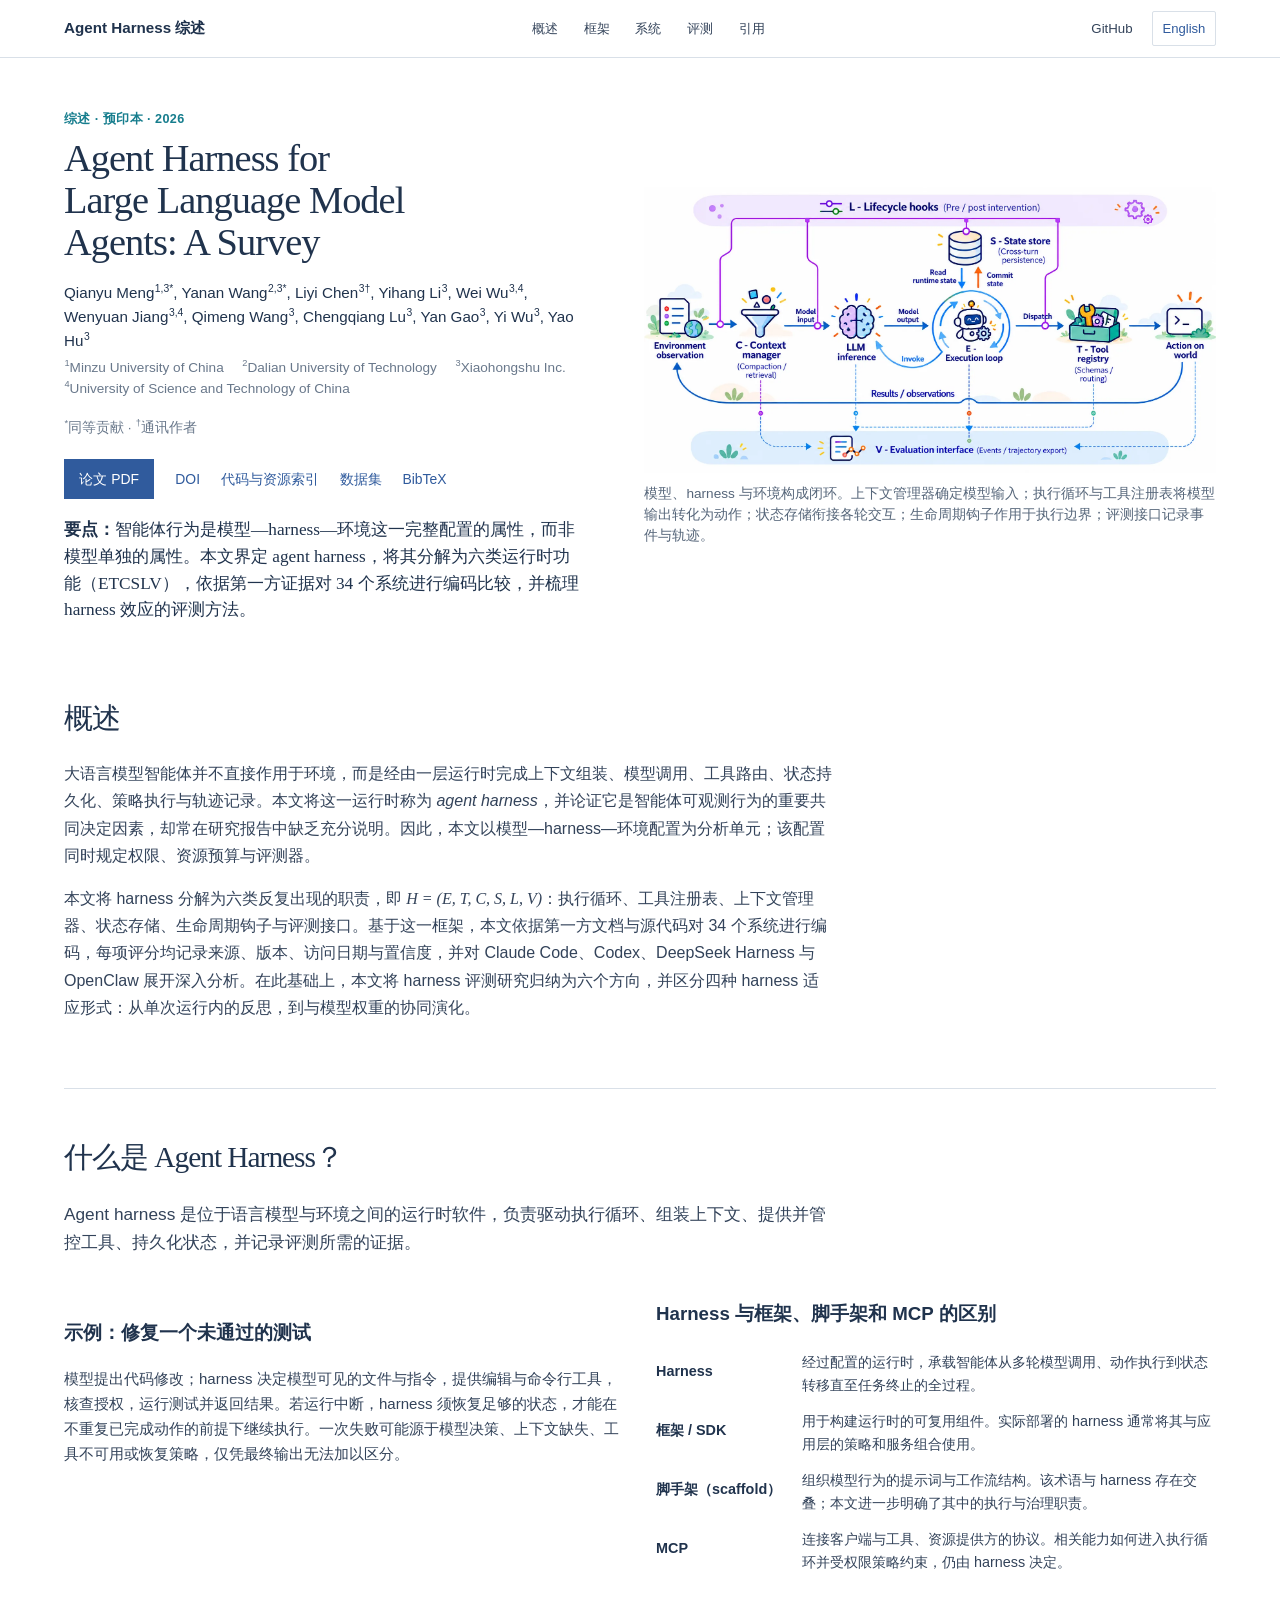
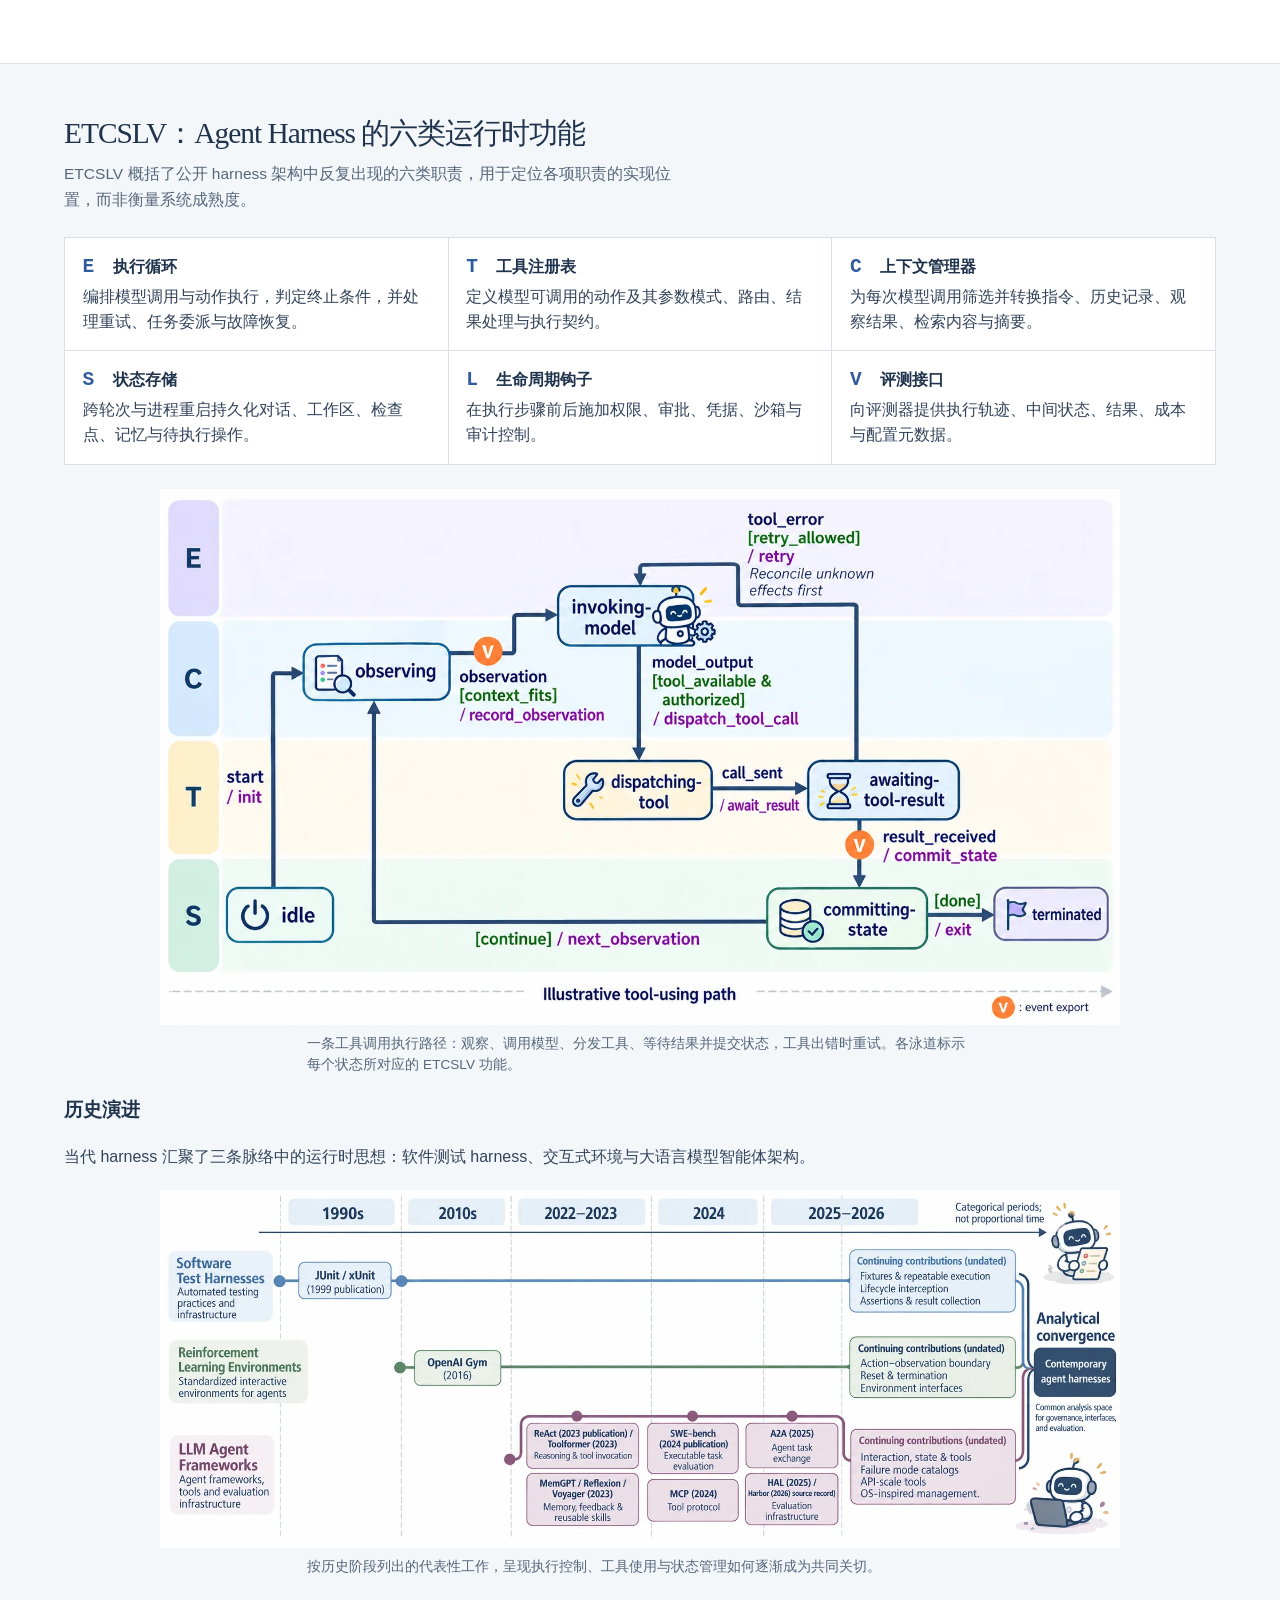
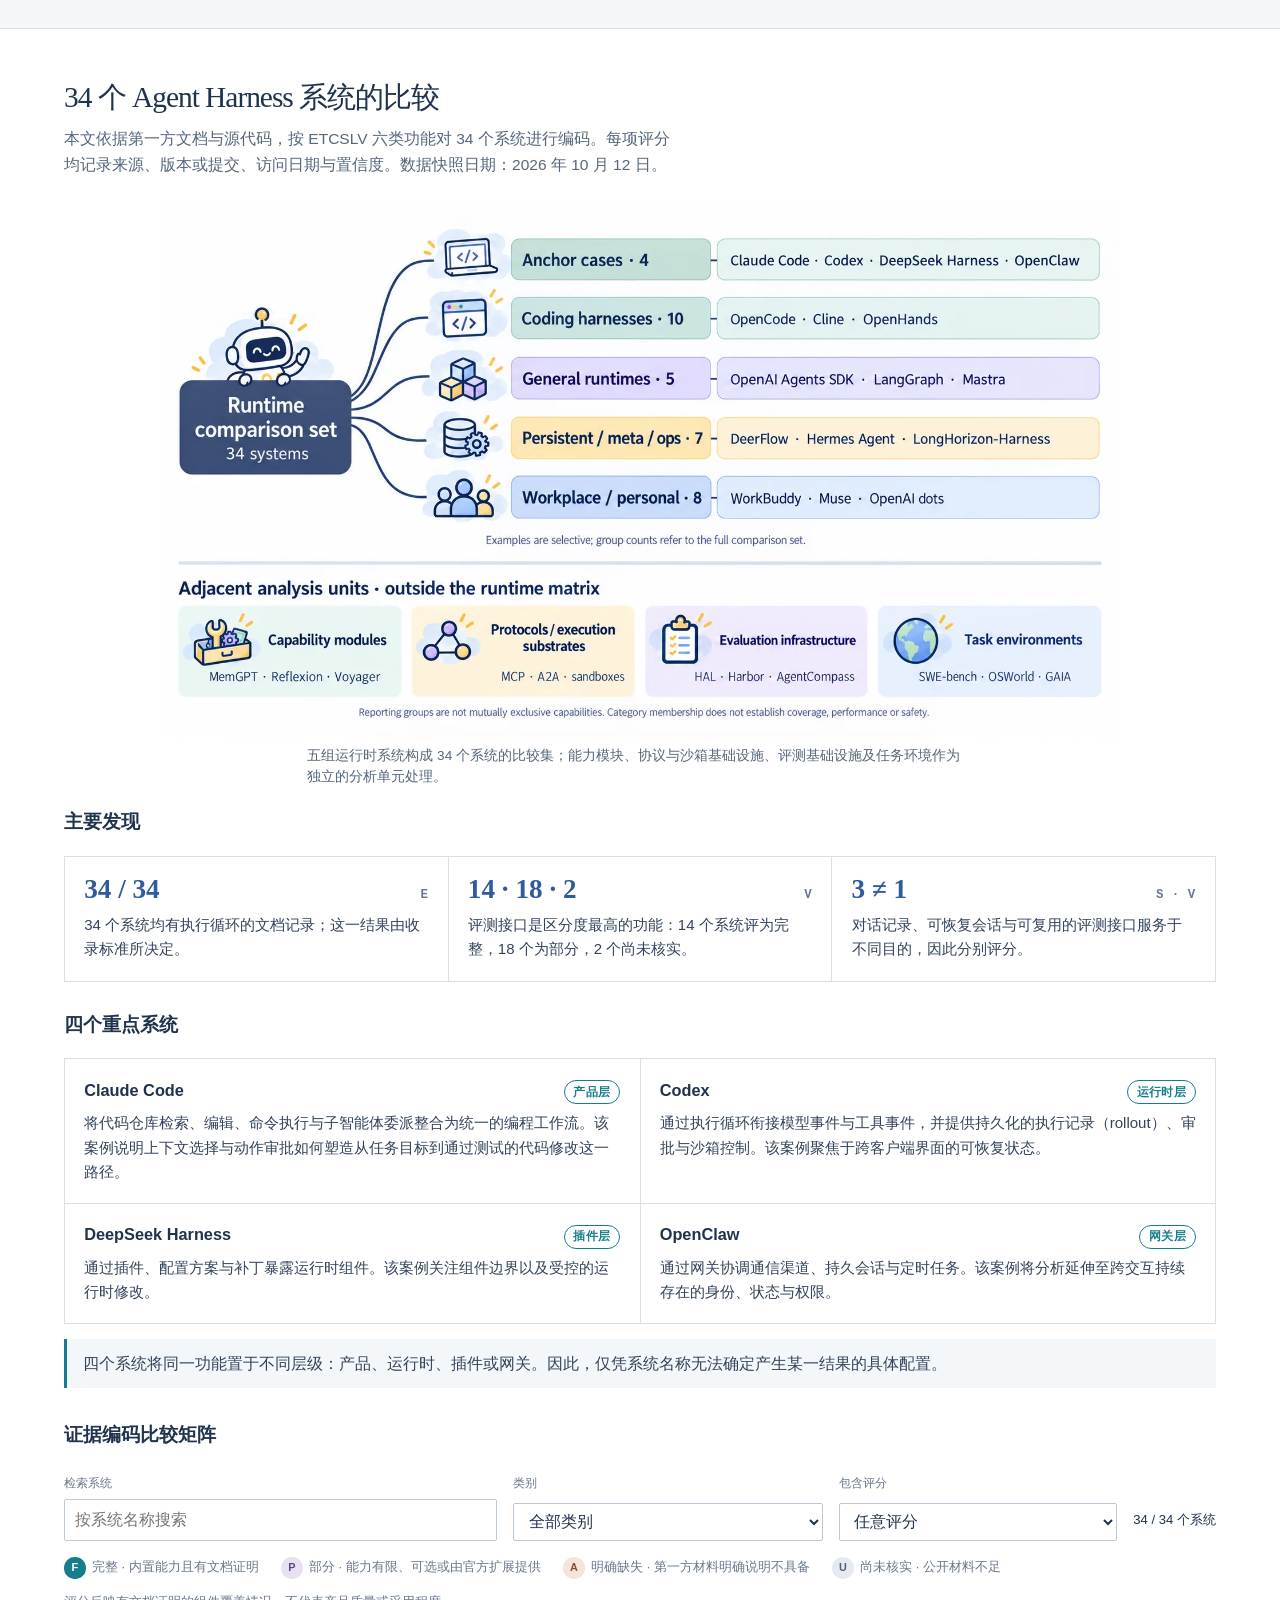
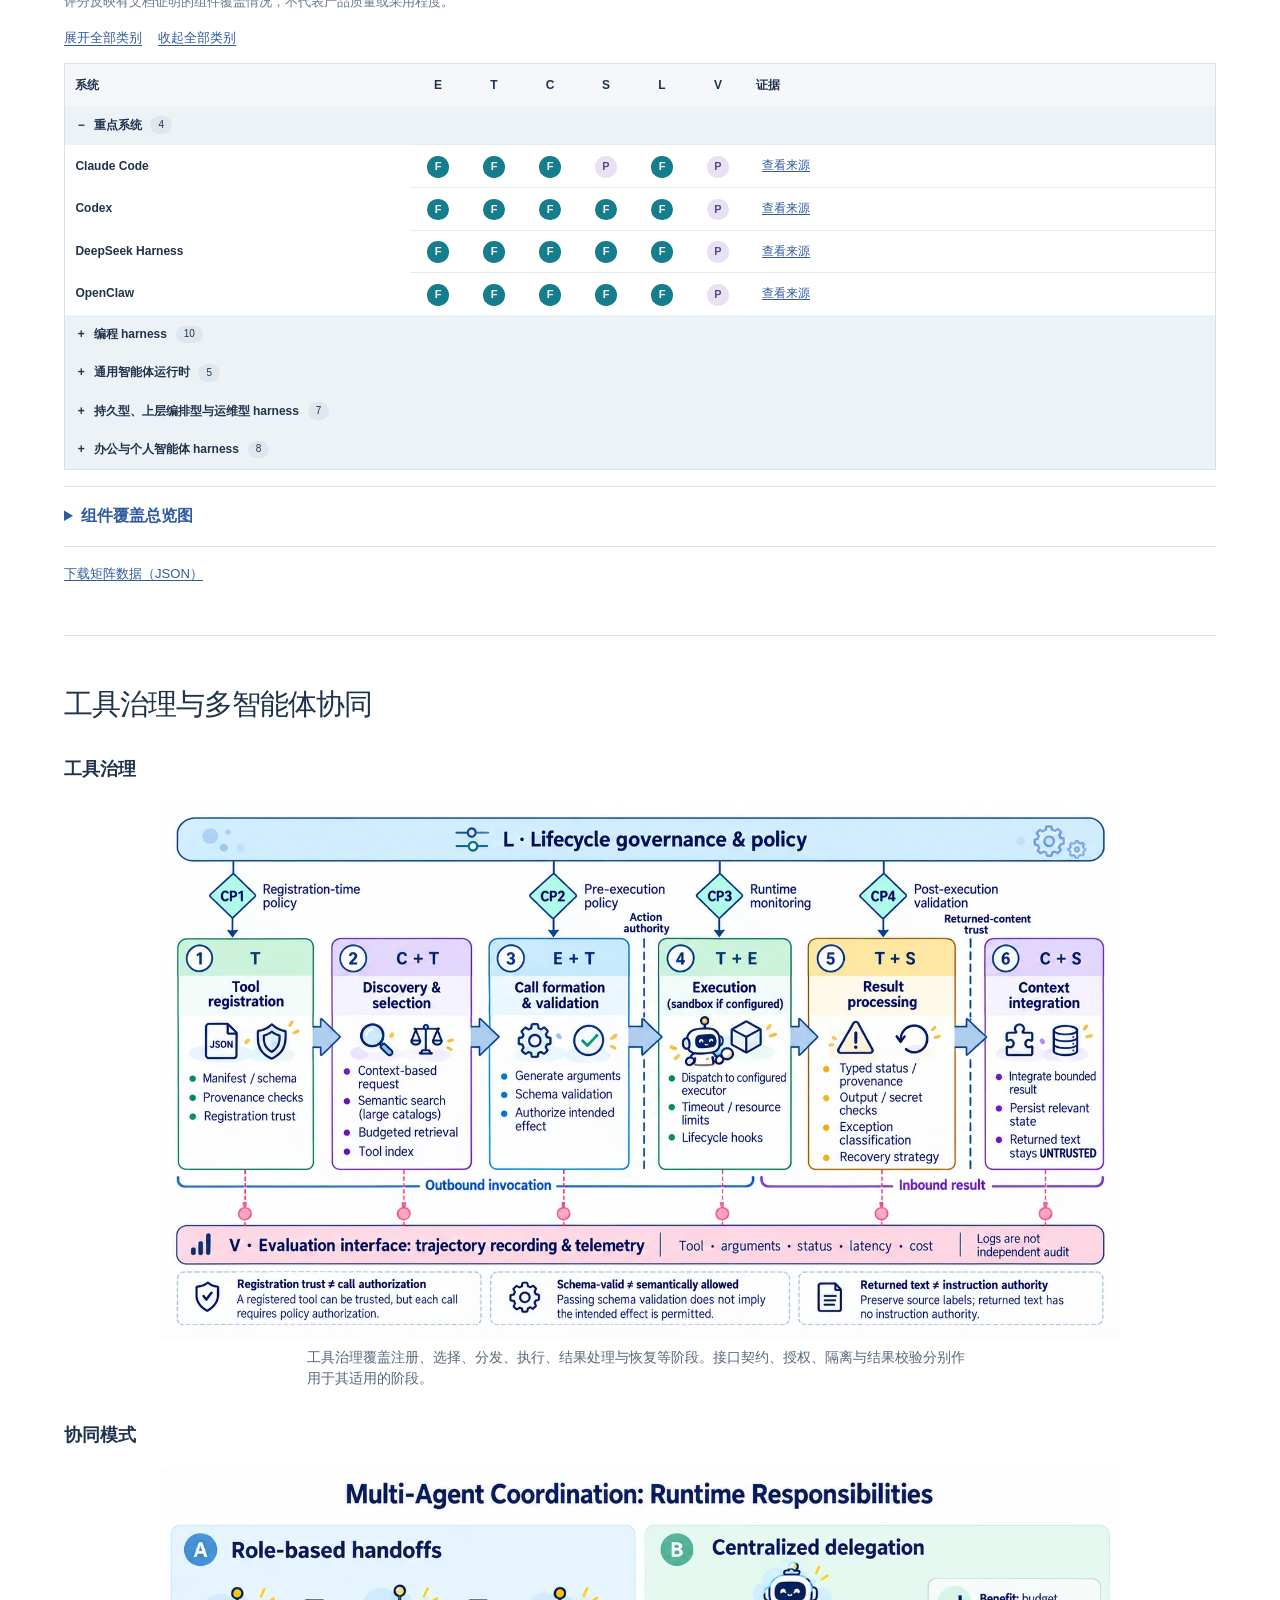
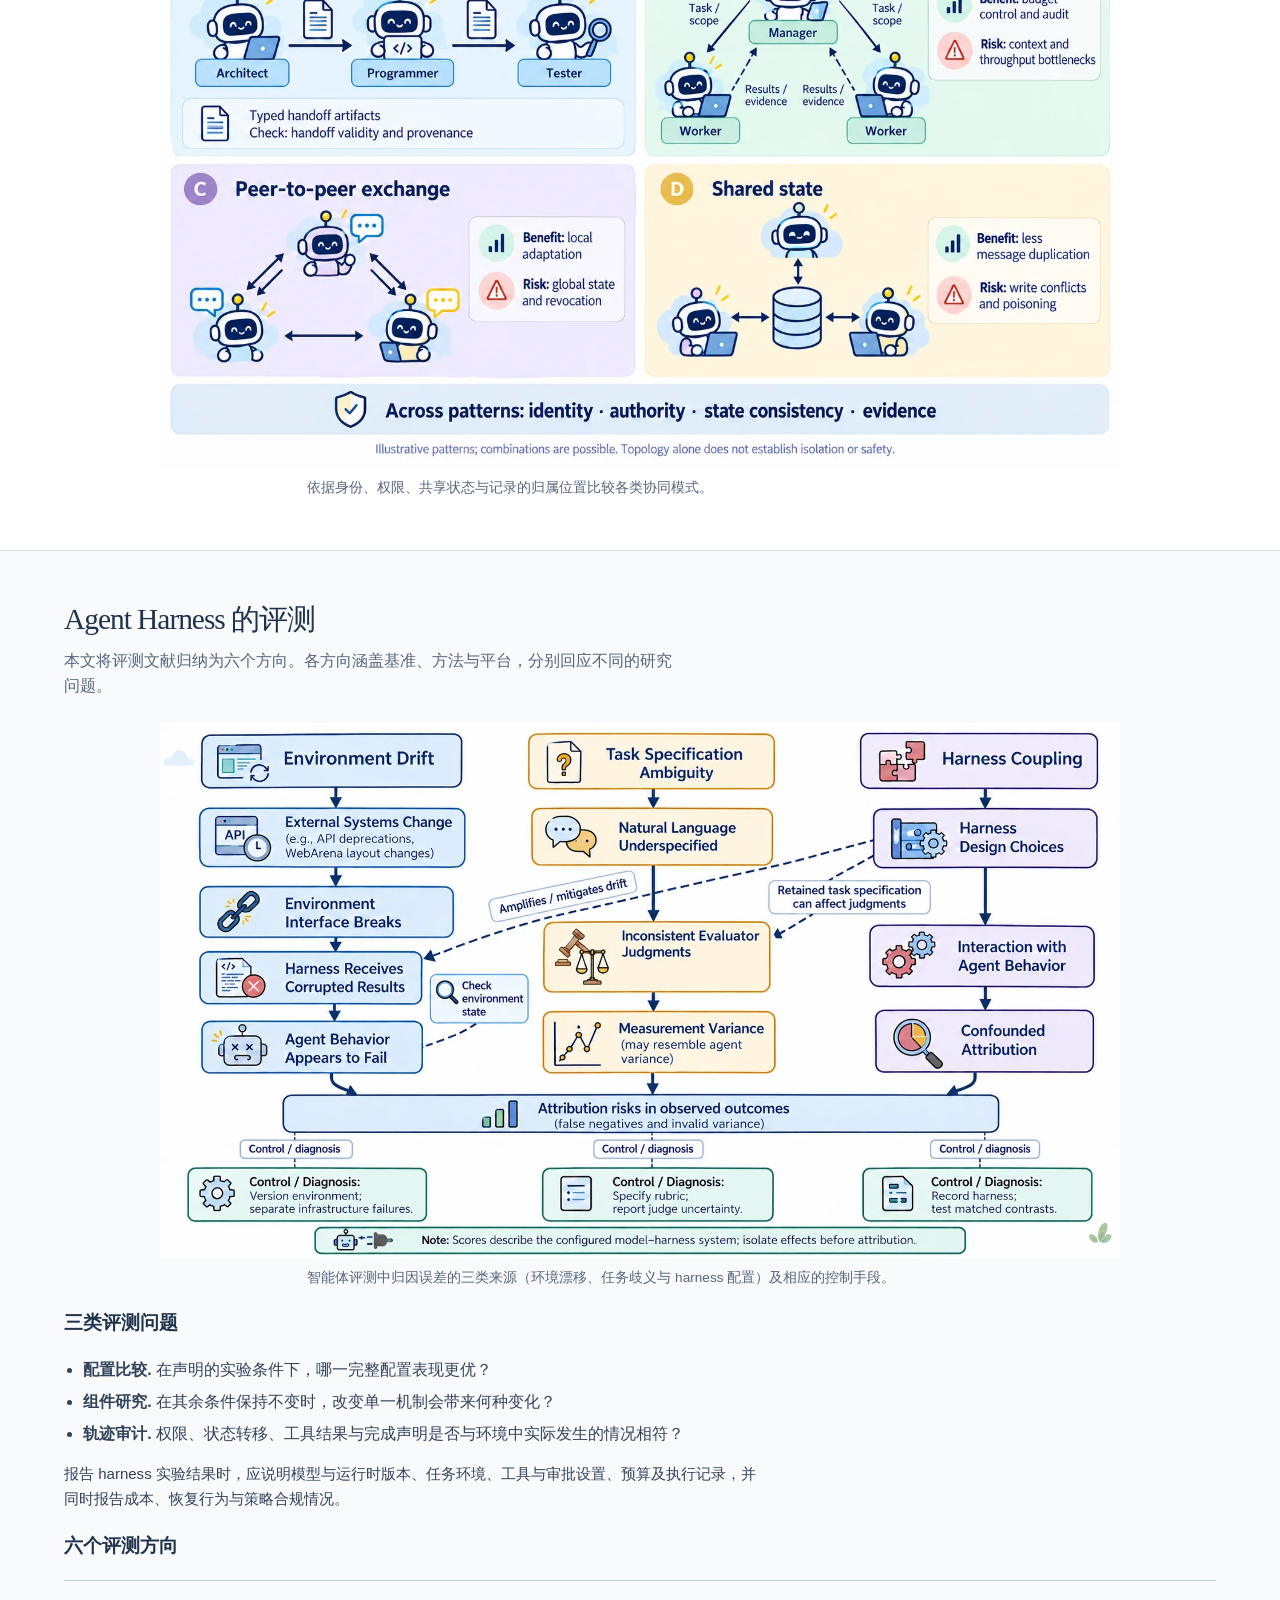
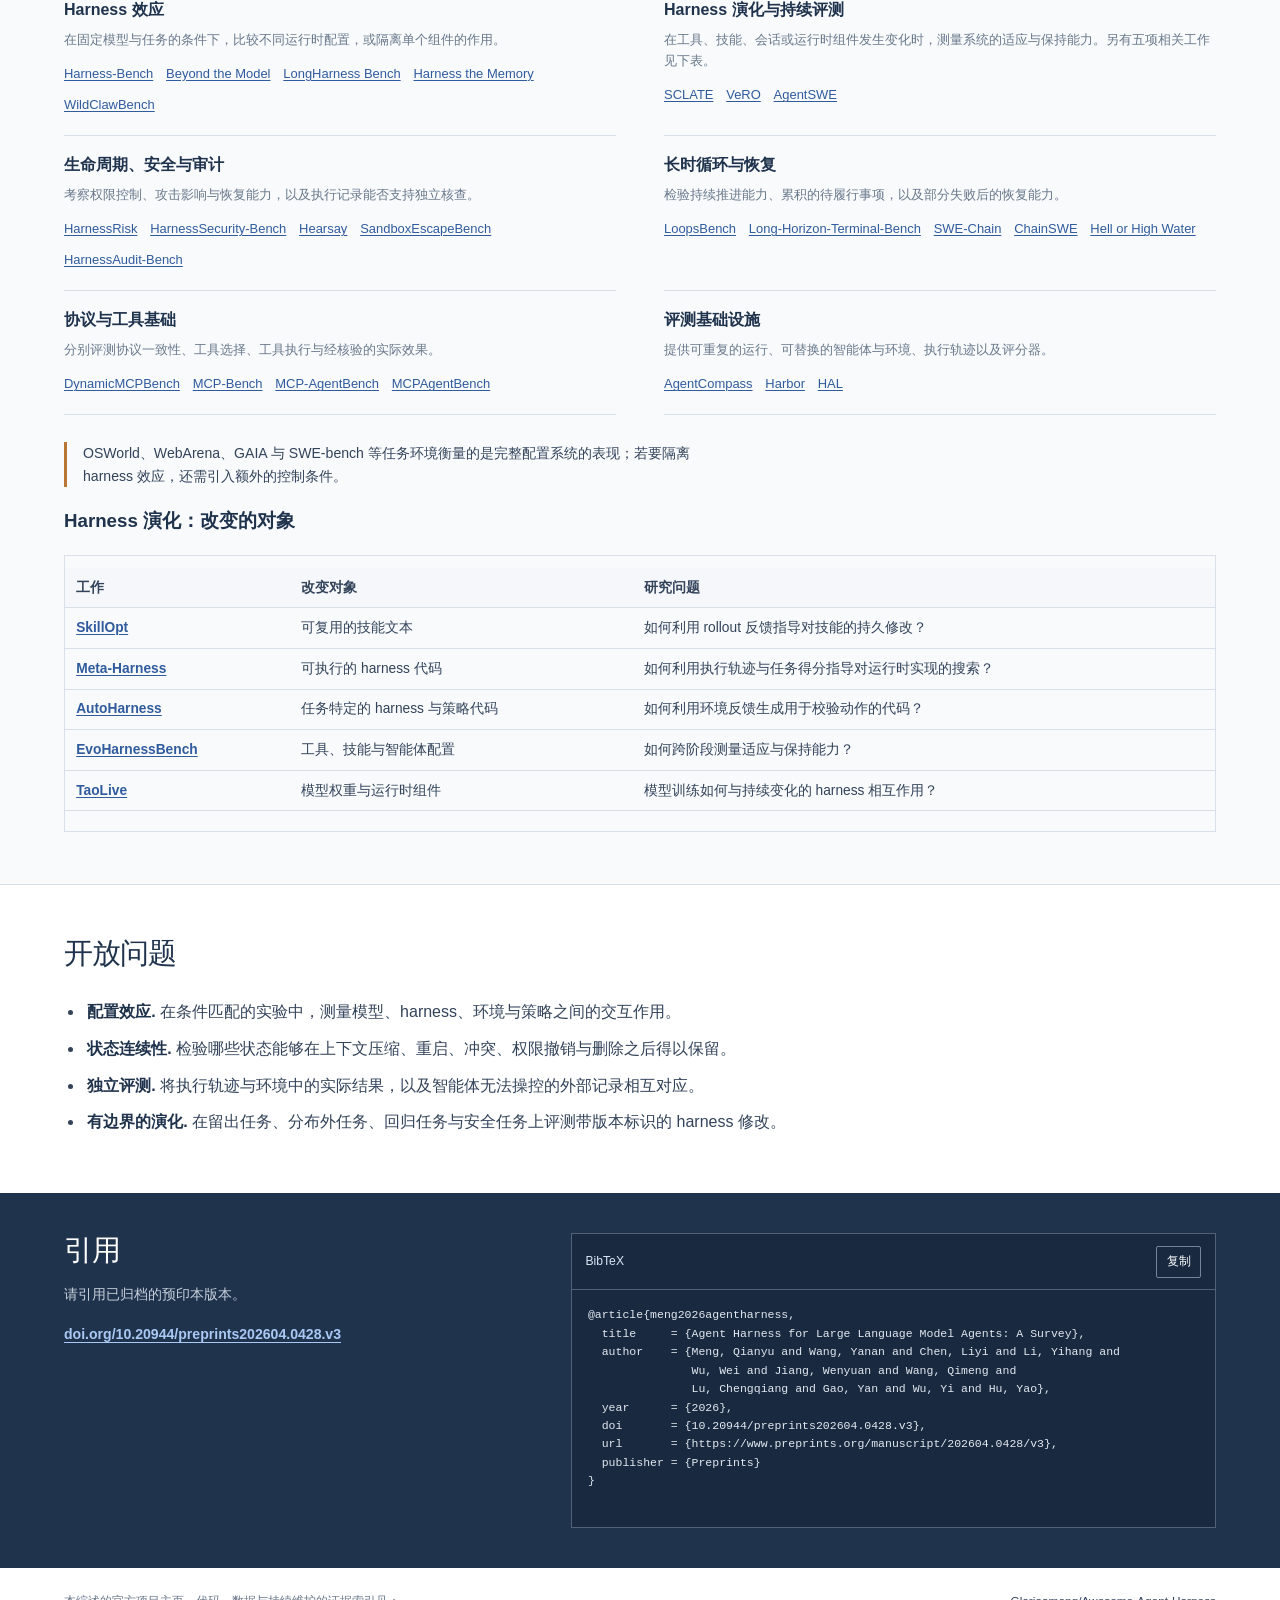
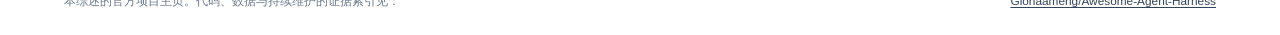
<file: docs/zh/index.html>
<!doctype html>
<html lang="zh-CN">
<head>
<meta charset="utf-8">
<meta name="viewport" content="width=device-width, initial-scale=1">
<title>Agent Harness for Large Language Model Agents: A Survey | 中文项目主页</title>
<meta name="description" content="《Agent Harness for Large Language Model Agents: A Survey》中文项目主页。本综述界定大语言模型智能体的 harness 层，提出 ETCSLV 六类运行时功能框架，依据第一方证据比较 Claude Code、Codex 等 34 个系统，并梳理 harness 评测研究。">
<link rel="canonical" href="https://gloriaameng.github.io/Awesome-Agent-Harness/zh/">
<link rel="alternate" hreflang="en" href="https://gloriaameng.github.io/Awesome-Agent-Harness/">
<link rel="alternate" hreflang="zh-CN" href="https://gloriaameng.github.io/Awesome-Agent-Harness/zh/">
<link rel="alternate" hreflang="x-default" href="https://gloriaameng.github.io/Awesome-Agent-Harness/">
<meta name="theme-color" content="#ffffff">
<meta name="citation_title" content="Agent Harness for Large Language Model Agents: A Survey">
<meta name="citation_author" content="Meng, Qianyu"><meta name="citation_author_institution" content="Minzu University of China"><meta name="citation_author_institution" content="Xiaohongshu Inc."><meta name="citation_author" content="Wang, Yanan"><meta name="citation_author_institution" content="Dalian University of Technology"><meta name="citation_author_institution" content="Xiaohongshu Inc."><meta name="citation_author" content="Chen, Liyi"><meta name="citation_author_institution" content="Xiaohongshu Inc."><meta name="citation_author" content="Li, Yihang"><meta name="citation_author_institution" content="Xiaohongshu Inc."><meta name="citation_author" content="Wu, Wei"><meta name="citation_author_institution" content="Xiaohongshu Inc."><meta name="citation_author_institution" content="University of Science and Technology of China"><meta name="citation_author" content="Jiang, Wenyuan"><meta name="citation_author_institution" content="Xiaohongshu Inc."><meta name="citation_author_institution" content="University of Science and Technology of China"><meta name="citation_author" content="Wang, Qimeng"><meta name="citation_author_institution" content="Xiaohongshu Inc."><meta name="citation_author" content="Lu, Chengqiang"><meta name="citation_author_institution" content="Xiaohongshu Inc."><meta name="citation_author" content="Gao, Yan"><meta name="citation_author_institution" content="Xiaohongshu Inc."><meta name="citation_author" content="Wu, Yi"><meta name="citation_author_institution" content="Xiaohongshu Inc."><meta name="citation_author" content="Hu, Yao"><meta name="citation_author_institution" content="Xiaohongshu Inc.">
<meta name="citation_publication_date" content="2026/04/07">
<meta name="citation_online_date" content="2026/04/07">
<meta name="citation_publisher" content="Preprints">
<meta name="citation_doi" content="10.20944/preprints202604.0428.v3">
<meta name="citation_pdf_url" content="https://raw.githubusercontent.com/Gloriaameng/Awesome-Agent-Harness/main/Agent_Harness_for_LLM_Agents__A_Survey__v4.pdf">
<meta name="citation_abstract_html_url" content="https://gloriaameng.github.io/Awesome-Agent-Harness/">
<meta name="citation_language" content="en">
<meta property="og:type" content="article">
<meta property="og:site_name" content="Agent Harness Survey">
<meta property="og:locale" content="zh_CN">
<meta property="og:title" content="Agent Harness for Large Language Model Agents: A Survey">
<meta property="og:description" content="《Agent Harness for Large Language Model Agents: A Survey》中文项目主页。本综述界定大语言模型智能体的 harness 层，提出 ETCSLV 六类运行时功能框架，依据第一方证据比较 Claude Code、Codex 等 34 个系统，并梳理 harness 评测研究。">
<meta property="og:url" content="https://gloriaameng.github.io/Awesome-Agent-Harness/zh/">
<meta property="og:image" content="https://gloriaameng.github.io/Awesome-Agent-Harness/assets/architecture_p2_clean.png">
<meta property="og:image:width" content="1774">
<meta property="og:image:height" content="887">
<meta property="og:image:alt" content="Agent harness 架构图：模型、harness 与环境之间传递输入、动作与观察；harness 由执行循环、工具注册表、上下文管理器、状态存储、生命周期钩子与评测接口构成。">
<meta name="twitter:card" content="summary_large_image">
<meta name="twitter:title" content="Agent Harness for Large Language Model Agents: A Survey">
<meta name="twitter:description" content="《Agent Harness for Large Language Model Agents: A Survey》中文项目主页。本综述界定大语言模型智能体的 harness 层，提出 ETCSLV 六类运行时功能框架，依据第一方证据比较 Claude Code、Codex 等 34 个系统，并梳理 harness 评测研究。">
<meta name="twitter:image" content="https://gloriaameng.github.io/Awesome-Agent-Harness/assets/architecture_p2_clean.png">
<link rel="preload" as="image" href="../assets/architecture_p2_clean.webp" type="image/webp" fetchpriority="high">
<script type="application/ld+json">
{
 "@context": "https://schema.org",
 "@type": "ScholarlyArticle",
 "headline": "Agent Harness for Large Language Model Agents: A Survey",
 "name": "Agent Harness for Large Language Model Agents: A Survey",
 "abstract": "Large language model agents act through a runtime that assembles context, calls the model, routes tools, persists state, enforces policy, and records trajectories. We call this runtime the agent harness and argue that it is a consequential and frequently under-reported co-determinant of observed agent behavior. We therefore analyze results at the level of a model–harness–environment configuration, which also specifies permissions, resource budget, and evaluator. We decompose the harness into six recurrent responsibilities, H = (E, T, C, S, L, V): execution loop, tool registry, context manager, state store, lifecycle hooks, and evaluation interface. With this framework we code 34 systems against first-party documentation and source code, recording source, version, access date, and confidence for every rating, and examine Claude Code, Codex, DeepSeek Harness, and OpenClaw in depth. We then organize harness evaluation into six areas and distinguish four forms of harness adaptation, from within-run reflection to weight-level co-evolution.",
 "author": [
  {
   "@type": "Person",
   "name": "Qianyu Meng",
   "affiliation": [
    {
     "@type": "Organization",
     "name": "Minzu University of China"
    },
    {
     "@type": "Organization",
     "name": "Xiaohongshu Inc."
    }
   ]
  },
  {
   "@type": "Person",
   "name": "Yanan Wang",
   "affiliation": [
    {
     "@type": "Organization",
     "name": "Dalian University of Technology"
    },
    {
     "@type": "Organization",
     "name": "Xiaohongshu Inc."
    }
   ]
  },
  {
   "@type": "Person",
   "name": "Liyi Chen",
   "affiliation": [
    {
     "@type": "Organization",
     "name": "Xiaohongshu Inc."
    }
   ]
  },
  {
   "@type": "Person",
   "name": "Yihang Li",
   "affiliation": [
    {
     "@type": "Organization",
     "name": "Xiaohongshu Inc."
    }
   ]
  },
  {
   "@type": "Person",
   "name": "Wei Wu",
   "affiliation": [
    {
     "@type": "Organization",
     "name": "Xiaohongshu Inc."
    },
    {
     "@type": "Organization",
     "name": "University of Science and Technology of China"
    }
   ]
  },
  {
   "@type": "Person",
   "name": "Wenyuan Jiang",
   "affiliation": [
    {
     "@type": "Organization",
     "name": "Xiaohongshu Inc."
    },
    {
     "@type": "Organization",
     "name": "University of Science and Technology of China"
    }
   ]
  },
  {
   "@type": "Person",
   "name": "Qimeng Wang",
   "affiliation": [
    {
     "@type": "Organization",
     "name": "Xiaohongshu Inc."
    }
   ]
  },
  {
   "@type": "Person",
   "name": "Chengqiang Lu",
   "affiliation": [
    {
     "@type": "Organization",
     "name": "Xiaohongshu Inc."
    }
   ]
  },
  {
   "@type": "Person",
   "name": "Yan Gao",
   "affiliation": [
    {
     "@type": "Organization",
     "name": "Xiaohongshu Inc."
    }
   ]
  },
  {
   "@type": "Person",
   "name": "Yi Wu",
   "affiliation": [
    {
     "@type": "Organization",
     "name": "Xiaohongshu Inc."
    }
   ]
  },
  {
   "@type": "Person",
   "name": "Yao Hu",
   "affiliation": [
    {
     "@type": "Organization",
     "name": "Xiaohongshu Inc."
    }
   ]
  }
 ],
 "datePublished": "2026-04-07",
 "dateModified": "2026-11-06",
 "publisher": {
  "@type": "Organization",
  "name": "Preprints.org"
 },
 "identifier": {
  "@type": "PropertyValue",
  "propertyID": "DOI",
  "value": "10.20944/preprints202604.0428.v3"
 },
 "url": "https://gloriaameng.github.io/Awesome-Agent-Harness/",
 "sameAs": [
  "https://doi.org/10.20944/preprints202604.0428.v3",
  "https://www.preprints.org/manuscript/202604.0428/v3",
  "https://github.com/Gloriaameng/Awesome-Agent-Harness",
  "https://huggingface.co/datasets/GloriaaaM/LLM-Agent-Harness-Survey"
 ],
 "image": "https://gloriaameng.github.io/Awesome-Agent-Harness/assets/architecture_p2_clean.png",
 "keywords": [
  "agent harness",
  "LLM agents",
  "large language model agents",
  "survey",
  "ETCSLV",
  "agent runtime",
  "harness engineering",
  "agent evaluation"
 ],
 "inLanguage": "en",
 "isAccessibleForFree": true,
 "license": "https://creativecommons.org/licenses/by/4.0/",
 "mainEntityOfPage": {
  "@type": "WebPage",
  "@id": "https://gloriaameng.github.io/Awesome-Agent-Harness/zh/"
 }
}
</script>
<link rel="stylesheet" href="../styles.css">
<script defer src="../app.js"></script>
</head>
<body>
<a class="skip-link" href="#main">跳至正文</a>
<header class="site-header">
  <a class="wordmark" href="#top">Agent Harness 综述</a>
  <nav class="primary-nav" aria-label="Primary"><a href="#overview">概述</a><a href="#framework">框架</a><a href="#systems">系统</a><a href="#evaluation">评测</a><a href="#cite">引用</a></nav>
  <div class="header-actions">
    <a class="github-link" href="https://github.com/Gloriaameng/Awesome-Agent-Harness" rel="noopener">GitHub</a>
    <a class="language-toggle" href="../" hreflang="en" lang="en" aria-label="Read the English version">English</a>
  </div>
</header>
<main id="main">
<section class="hero page-wrap" id="top" aria-labelledby="paper-title">
  <div class="hero-copy">
    <p class="project-line">综述 · 预印本 · 2026</p>
    <h1 id="paper-title" lang="en">Agent Harness for Large Language Model Agents: A Survey</h1>
    
    <p class="authors"><span class="author">Qianyu Meng<sup>1,3*</sup></span>, <span class="author">Yanan Wang<sup>2,3*</sup></span>, <span class="author">Liyi Chen<sup>3†</sup></span>, <span class="author">Yihang Li<sup>3</sup></span>, <span class="author">Wei Wu<sup>3,4</sup></span>, <span class="author">Wenyuan Jiang<sup>3,4</sup></span>, <span class="author">Qimeng Wang<sup>3</sup></span>, <span class="author">Chengqiang Lu<sup>3</sup></span>, <span class="author">Yan Gao<sup>3</sup></span>, <span class="author">Yi Wu<sup>3</sup></span>, <span class="author">Yao Hu<sup>3</sup></span></p>
    <p class="affiliations"><span><sup>1</sup>Minzu University of China</span> <span><sup>2</sup>Dalian University of Technology</span> <span><sup>3</sup>Xiaohongshu Inc.</span> <span><sup>4</sup>University of Science and Technology of China</span></p>
    <p class="author-notes"><sup>*</sup>同等贡献 · <sup>†</sup>通讯作者</p>
    <div class="paper-status"><a class="primary-link" href="https://github.com/Gloriaameng/Awesome-Agent-Harness/blob/main/Agent_Harness_for_LLM_Agents__A_Survey__v4.pdf" rel="noopener">论文 PDF</a><a class="" href="https://doi.org/10.20944/preprints202604.0428.v3" rel="noopener">DOI</a><a class="" href="https://github.com/Gloriaameng/Awesome-Agent-Harness" rel="noopener">代码与资源索引</a><a class="" href="https://huggingface.co/datasets/GloriaaaM/LLM-Agent-Harness-Survey" rel="noopener">数据集</a><a class="" href="#cite">BibTeX</a></div>
    <p class="thesis"><strong>要点：</strong>智能体行为是模型—harness—环境这一完整配置的属性，而非模型单独的属性。本文界定 agent harness，将其分解为六类运行时功能（ETCSLV），依据第一方证据对 34 个系统进行编码比较，并梳理 harness 效应的评测方法。</p>
  </div>
  <figure class="hero-figure p2-figure"><a href="../assets/architecture_p2_clean.png" title="查看原图"><picture><source srcset="../assets/architecture_p2_clean.webp" type="image/webp"><img src="../assets/architecture_p2_clean.png" width="1774" height="887" fetchpriority="high" alt="Agent harness 架构图：模型、harness 与环境之间传递输入、动作与观察；harness 由执行循环、工具注册表、上下文管理器、状态存储、生命周期钩子与评测接口构成。"></picture></a><figcaption>模型、harness 与环境构成闭环。上下文管理器确定模型输入；执行循环与工具注册表将模型输出转化为动作；状态存储衔接各轮交互；生命周期钩子作用于执行边界；评测接口记录事件与轨迹。</figcaption></figure>
</section>

<section class="paper-section page-wrap" id="overview" aria-labelledby="overview-title">
  <div class="section-heading"><h2 id="overview-title">概述</h2></div>
  <div class="overview-text"><p>大语言模型智能体并不直接作用于环境，而是经由一层运行时完成上下文组装、模型调用、工具路由、状态持久化、策略执行与轨迹记录。本文将这一运行时称为 <em>agent harness</em>，并论证它是智能体可观测行为的重要共同决定因素，却常在研究报告中缺乏充分说明。因此，本文以模型—harness—环境配置为分析单元；该配置同时规定权限、资源预算与评测器。</p><p>本文将 harness 分解为六类反复出现的职责，即 <span class="math">H = (E, T, C, S, L, V)</span>：执行循环、工具注册表、上下文管理器、状态存储、生命周期钩子与评测接口。基于这一框架，本文依据第一方文档与源代码对 34 个系统进行编码，每项评分均记录来源、版本、访问日期与置信度，并对 Claude Code、Codex、DeepSeek Harness 与 OpenClaw 展开深入分析。在此基础上，本文将 harness 评测研究归纳为六个方向，并区分四种 harness 适应形式：从单次运行内的反思，到与模型权重的协同演化。</p></div>
</section>

<section class="paper-section page-wrap" id="definition" aria-labelledby="definition-title">
  <div class="section-heading"><h2 id="definition-title">什么是 Agent Harness？</h2></div>
  <p class="lead-text">Agent harness 是位于语言模型与环境之间的运行时软件，负责驱动执行循环、组装上下文、提供并管控工具、持久化状态，并记录评测所需的证据。</p>
  <div class="two-col">
    <div class="survey-explanation"><h3>示例：修复一个未通过的测试</h3><p>模型提出代码修改；harness 决定模型可见的文件与指令，提供编辑与命令行工具，核查授权，运行测试并返回结果。若运行中断，harness 须恢复足够的状态，才能在不重复已完成动作的前提下继续执行。一次失败可能源于模型决策、上下文缺失、工具不可用或恢复策略，仅凭最终输出无法加以区分。</p></div>
    <div><h3>Harness 与框架、脚手架和 MCP 的区别</h3><dl class="concept-definitions"><dt>Harness</dt><dd>经过配置的运行时，承载智能体从多轮模型调用、动作执行到状态转移直至任务终止的全过程。</dd><dt>框架 / SDK</dt><dd>用于构建运行时的可复用组件。实际部署的 harness 通常将其与应用层的策略和服务组合使用。</dd><dt>脚手架（scaffold）</dt><dd>组织模型行为的提示词与工作流结构。该术语与 harness 存在交叠；本文进一步明确了其中的执行与治理职责。</dd><dt>MCP</dt><dd>连接客户端与工具、资源提供方的协议。相关能力如何进入执行循环并受权限策略约束，仍由 harness 决定。</dd></dl></div>
  </div>
</section>

<section class="framework-section" id="framework" aria-labelledby="framework-title">
  <div class="page-wrap framework-wrap">
    <div class="section-heading"><h2 id="framework-title">ETCSLV：Agent Harness 的六类运行时功能</h2><p class="section-intro">ETCSLV 概括了公开 harness 架构中反复出现的六类职责，用于定位各项职责的实现位置，而非衡量系统成熟度。</p></div>
    <dl class="function-grid"><div class="function-card"><dt><span class="function-code">E</span> 执行循环</dt><dd>编排模型调用与动作执行，判定终止条件，并处理重试、任务委派与故障恢复。</dd></div><div class="function-card"><dt><span class="function-code">T</span> 工具注册表</dt><dd>定义模型可调用的动作及其参数模式、路由、结果处理与执行契约。</dd></div><div class="function-card"><dt><span class="function-code">C</span> 上下文管理器</dt><dd>为每次模型调用筛选并转换指令、历史记录、观察结果、检索内容与摘要。</dd></div><div class="function-card"><dt><span class="function-code">S</span> 状态存储</dt><dd>跨轮次与进程重启持久化对话、工作区、检查点、记忆与待执行操作。</dd></div><div class="function-card"><dt><span class="function-code">L</span> 生命周期钩子</dt><dd>在执行步骤前后施加权限、审批、凭据、沙箱与审计控制。</dd></div><div class="function-card"><dt><span class="function-code">V</span> 评测接口</dt><dd>向评测器提供执行轨迹、中间状态、结果、成本与配置元数据。</dd></div></dl>
    <figure class="wide-figure lifecycle-figure p2-figure"><a href="../assets/step_state_p2.png" title="查看原图"><picture><source srcset="../assets/step_state_p2.webp" type="image/webp"><img src="../assets/step_state_p2.png" width="1678" height="937" loading="lazy" decoding="async" alt="工具调用执行路径的状态机：观察、调用模型、分发工具、等待结果与提交状态，工具出错时进入重试分支。"></picture></a><figcaption>一条工具调用执行路径：观察、调用模型、分发工具、等待结果并提交状态，工具出错时重试。各泳道标示每个状态所对应的 ETCSLV 功能。</figcaption></figure>
    <h3>历史演进</h3>
    <p>当代 harness 汇聚了三条脉络中的运行时思想：软件测试 harness、交互式环境与大语言模型智能体架构。</p>
    <figure class="wide-figure p2-figure"><a href="../assets/timeline_p2.png" title="查看原图"><picture><source srcset="../assets/timeline_p2.webp" type="image/webp"><img src="../assets/timeline_p2.png" width="1800" height="672" loading="lazy" decoding="async" alt="从软件测试、交互式环境到智能体架构，直至当代 agent harness 的代表性工作时间线。"></picture></a><figcaption>按历史阶段列出的代表性工作，呈现执行控制、工具使用与状态管理如何逐渐成为共同关切。</figcaption></figure>
  </div>
</section>

<section class="paper-section page-wrap" id="systems" aria-labelledby="systems-title">
  <div class="section-heading"><h2 id="systems-title">34 个 Agent Harness 系统的比较</h2><p class="section-intro">本文依据第一方文档与源代码，按 ETCSLV 六类功能对 34 个系统进行编码。每项评分均记录来源、版本或提交、访问日期与置信度。数据快照日期：2026 年 10 月 12 日。</p></div>
  <figure class="wide-figure taxonomy-figure p2-figure"><a href="../assets/landscape_p2.png" title="查看原图"><picture><source srcset="../assets/landscape_p2.webp" type="image/webp"><img src="../assets/landscape_p2.png" width="1678" height="937" loading="lazy" decoding="async" alt="五组运行时系统与四类相邻分析单元。"></picture></a><figcaption>五组运行时系统构成 34 个系统的比较集；能力模块、协议与沙箱基础设施、评测基础设施及任务环境作为独立的分析单元处理。</figcaption></figure>
  <h3>主要发现</h3>
  <ul class="finding-grid"><li class="finding-card"><p class="finding-metric"><span class="finding-value">34 / 34</span><span class="finding-code">E</span></p><p>34 个系统均有执行循环的文档记录；这一结果由收录标准所决定。</p></li><li class="finding-card"><p class="finding-metric"><span class="finding-value">14 · 18 · 2</span><span class="finding-code">V</span></p><p>评测接口是区分度最高的功能：14 个系统评为完整，18 个为部分，2 个尚未核实。</p></li><li class="finding-card"><p class="finding-metric"><span class="finding-value">3 ≠ 1</span><span class="finding-code">S · V</span></p><p>对话记录、可恢复会话与可复用的评测接口服务于不同目的，因此分别评分。</p></li></ul>
  <h3>四个重点系统</h3>
  <ul class="case-grid"><li class="case-card"><h4>Claude Code</h4><span class="case-layer">产品层</span><p>将代码仓库检索、编辑、命令执行与子智能体委派整合为统一的编程工作流。该案例说明上下文选择与动作审批如何塑造从任务目标到通过测试的代码修改这一路径。</p></li><li class="case-card"><h4>Codex</h4><span class="case-layer">运行时层</span><p>通过执行循环衔接模型事件与工具事件，并提供持久化的执行记录（rollout）、审批与沙箱控制。该案例聚焦于跨客户端界面的可恢复状态。</p></li><li class="case-card"><h4>DeepSeek Harness</h4><span class="case-layer">插件层</span><p>通过插件、配置方案与补丁暴露运行时组件。该案例关注组件边界以及受控的运行时修改。</p></li><li class="case-card"><h4>OpenClaw</h4><span class="case-layer">网关层</span><p>通过网关协调通信渠道、持久会话与定时任务。该案例将分析延伸至跨交互持续存在的身份、状态与权限。</p></li></ul>
  <p class="case-summary">四个系统将同一功能置于不同层级：产品、运行时、插件或网关。因此，仅凭系统名称无法确定产生某一结果的具体配置。</p>
  <h3 id="matrix">证据编码比较矩阵</h3>
  <div class="matrix-controls">
    <label class="search-label" for="system-search">检索系统</label>
    <input id="system-search" type="search" autocomplete="off" placeholder="按系统名称搜索">
    <label class="filter-label" for="category-filter">类别</label>
    <select id="category-filter"><option value="all">全部类别</option><option value="anchor">重点系统</option><option value="coding">编程 harness</option><option value="runtime">通用智能体运行时</option><option value="persistent">持久型、上层编排型与运维型 harness</option><option value="workplace">办公与个人智能体 harness</option></select>
    <label class="filter-label" for="rating-filter">包含评分</label>
    <select id="rating-filter"><option value="all">任意评分</option><option value="Full">完整</option><option value="Partial">部分</option><option value="Absent">明确缺失</option><option value="Unverified">尚未核实</option></select>
    <p id="matrix-count" class="matrix-count" aria-live="polite"></p>
  </div>
  <div class="legend"><span><b class="rating-dot full">F</b>完整 · 内置能力且有文档证明</span><span><b class="rating-dot partial">P</b>部分 · 能力有限、可选或由官方扩展提供</span><span><b class="rating-dot absent">A</b>明确缺失 · 第一方材料明确说明不具备</span><span><b class="rating-dot unverified">U</b>尚未核实 · 公开材料不足</span></div>
  <p class="matrix-note">评分反映有文档证明的组件覆盖情况，不代表产品质量或采用程度。</p>
  <div class="group-actions"><button type="button" id="expand-groups">展开全部类别</button><button type="button" id="collapse-groups">收起全部类别</button></div>
  <div class="table-scroll" tabindex="0" role="region" aria-label="系统证据矩阵（可横向滚动）">
    <table class="system-table">
      <thead><tr><th scope="col">系统</th><th scope="col" title="执行循环"><abbr title="执行循环">E</abbr></th><th scope="col" title="工具注册表"><abbr title="工具注册表">T</abbr></th><th scope="col" title="上下文管理器"><abbr title="上下文管理器">C</abbr></th><th scope="col" title="状态存储"><abbr title="状态存储">S</abbr></th><th scope="col" title="生命周期钩子"><abbr title="生命周期钩子">L</abbr></th><th scope="col" title="评测接口"><abbr title="评测接口">V</abbr></th><th scope="col">证据</th></tr></thead>
      <tbody id="system-rows"><tr class="system-group-row" data-group="anchor"><th colspan="8" scope="colgroup"><button type="button" class="system-group-toggle" data-group="anchor" aria-expanded="true"><span aria-hidden="true">−</span> 重点系统 <small>4</small></button></th></tr><tr class="data-row" data-group="anchor" data-name="claude code" data-ratings="Full Partial"><th scope="row" class="system-name">Claude Code</th><td class="rating-cell"><span class="rating-dot full" title="执行循环: 完整">F</span></td><td class="rating-cell"><span class="rating-dot full" title="工具注册表: 完整">F</span></td><td class="rating-cell"><span class="rating-dot full" title="上下文管理器: 完整">F</span></td><td class="rating-cell"><span class="rating-dot partial" title="状态存储: 部分">P</span></td><td class="rating-cell"><span class="rating-dot full" title="生命周期钩子: 完整">F</span></td><td class="rating-cell"><span class="rating-dot partial" title="评测接口: 部分">P</span></td><td><button class="evidence-toggle" type="button" aria-expanded="false" aria-controls="evidence-anchor-0" data-show="查看来源" data-hide="收起来源">查看来源</button></td></tr><tr class="evidence-row" id="evidence-anchor-0" data-group="anchor" hidden><td colspan="8"><div class="evidence-list"><div class="evidence-item"><strong>E · 执行循环</strong><span>完整</span><span class="confidence">高置信度 · 第一方源代码与文档<br>版本: 3deb873687379f0c199a69fdaccc65f0865f7a29 · 访问日期 2026-10-13</span><a href="https://github.com/anthropics/claude-code/blob/3deb873687379f0c199a69fdaccc65f0865f7a29/README.md" rel="noopener">来源</a></div><div class="evidence-item"><strong>T · 工具注册表</strong><span>完整</span><span class="confidence">高置信度 · 第一方源代码与文档<br>版本: 3deb873687379f0c199a69fdaccc65f0865f7a29 · 访问日期 2026-10-13</span><a href="https://github.com/anthropics/claude-code/blob/3deb873687379f0c199a69fdaccc65f0865f7a29/README.md" rel="noopener">来源</a></div><div class="evidence-item"><strong>C · 上下文管理器</strong><span>完整</span><span class="confidence">高置信度 · 第一方源代码与文档<br>版本: 3deb873687379f0c199a69fdaccc65f0865f7a29 · 访问日期 2026-10-13</span><a href="https://github.com/anthropics/claude-code/blob/3deb873687379f0c199a69fdaccc65f0865f7a29/README.md" rel="noopener">来源</a></div><div class="evidence-item"><strong>S · 状态存储</strong><span>部分</span><span class="confidence">中置信度 · 第一方源代码与文档<br>版本: 3deb873687379f0c199a69fdaccc65f0865f7a29 · 访问日期 2026-10-13</span><a href="https://github.com/anthropics/claude-code/blob/3deb873687379f0c199a69fdaccc65f0865f7a29/README.md" rel="noopener">来源</a></div><div class="evidence-item"><strong>L · 生命周期钩子</strong><span>完整</span><span class="confidence">高置信度 · 第一方源代码与文档<br>版本: 3deb873687379f0c199a69fdaccc65f0865f7a29 · 访问日期 2026-10-13</span><a href="https://github.com/anthropics/claude-code/blob/3deb873687379f0c199a69fdaccc65f0865f7a29/README.md" rel="noopener">来源</a></div><div class="evidence-item"><strong>V · 评测接口</strong><span>部分</span><span class="confidence">中置信度 · 第一方源代码与文档<br>版本: 3deb873687379f0c199a69fdaccc65f0865f7a29 · 访问日期 2026-10-13</span><a href="https://github.com/anthropics/claude-code/blob/3deb873687379f0c199a69fdaccc65f0865f7a29/README.md" rel="noopener">来源</a></div></div></td></tr><tr class="data-row" data-group="anchor" data-name="codex" data-ratings="Full Partial"><th scope="row" class="system-name">Codex</th><td class="rating-cell"><span class="rating-dot full" title="执行循环: 完整">F</span></td><td class="rating-cell"><span class="rating-dot full" title="工具注册表: 完整">F</span></td><td class="rating-cell"><span class="rating-dot full" title="上下文管理器: 完整">F</span></td><td class="rating-cell"><span class="rating-dot full" title="状态存储: 完整">F</span></td><td class="rating-cell"><span class="rating-dot full" title="生命周期钩子: 完整">F</span></td><td class="rating-cell"><span class="rating-dot partial" title="评测接口: 部分">P</span></td><td><button class="evidence-toggle" type="button" aria-expanded="false" aria-controls="evidence-anchor-1" data-show="查看来源" data-hide="收起来源">查看来源</button></td></tr><tr class="evidence-row" id="evidence-anchor-1" data-group="anchor" hidden><td colspan="8"><div class="evidence-list"><div class="evidence-item"><strong>E · 执行循环</strong><span>完整</span><span class="confidence">高置信度 · 第一方源代码与文档<br>版本: 12cca49c81c8aa6a37a5cc4e39964ee3b70f9458 · 访问日期 2026-10-13</span><a href="https://github.com/openai/codex/blob/12cca49c81c8aa6a37a5cc4e39964ee3b70f9458/codex-rs/core/src/codex.rs" rel="noopener">来源</a></div><div class="evidence-item"><strong>T · 工具注册表</strong><span>完整</span><span class="confidence">高置信度 · 第一方源代码与文档<br>版本: 12cca49c81c8aa6a37a5cc4e39964ee3b70f9458 · 访问日期 2026-10-13</span><a href="https://github.com/openai/codex/blob/12cca49c81c8aa6a37a5cc4e39964ee3b70f9458/codex-rs/core/src/tools/registry.rs" rel="noopener">来源</a></div><div class="evidence-item"><strong>C · 上下文管理器</strong><span>完整</span><span class="confidence">高置信度 · 第一方源代码与文档<br>版本: 12cca49c81c8aa6a37a5cc4e39964ee3b70f9458 · 访问日期 2026-10-13</span><a href="https://github.com/openai/codex/blob/12cca49c81c8aa6a37a5cc4e39964ee3b70f9458/codex-rs/core/src/compact.rs" rel="noopener">来源</a></div><div class="evidence-item"><strong>S · 状态存储</strong><span>完整</span><span class="confidence">高置信度 · 第一方源代码与文档<br>版本: 12cca49c81c8aa6a37a5cc4e39964ee3b70f9458 · 访问日期 2026-10-13</span><a href="https://github.com/openai/codex/blob/12cca49c81c8aa6a37a5cc4e39964ee3b70f9458/codex-rs/core/src/rollout.rs" rel="noopener">来源</a></div><div class="evidence-item"><strong>L · 生命周期钩子</strong><span>完整</span><span class="confidence">高置信度 · 第一方源代码与文档<br>版本: 12cca49c81c8aa6a37a5cc4e39964ee3b70f9458 · 访问日期 2026-10-13</span><a href="https://github.com/openai/codex/blob/12cca49c81c8aa6a37a5cc4e39964ee3b70f9458/codex-rs/core/src/tools/orchestrator.rs" rel="noopener">来源</a></div><div class="evidence-item"><strong>V · 评测接口</strong><span>部分</span><span class="confidence">中置信度 · 第一方源代码与文档<br>版本: 12cca49c81c8aa6a37a5cc4e39964ee3b70f9458 · 访问日期 2026-10-13</span><a href="https://github.com/openai/codex/blob/12cca49c81c8aa6a37a5cc4e39964ee3b70f9458/codex-rs/app-server/src/request_processors/feedback_rollout_history.rs" rel="noopener">来源</a></div></div></td></tr><tr class="data-row" data-group="anchor" data-name="deepseek harness" data-ratings="Full Partial"><th scope="row" class="system-name">DeepSeek Harness</th><td class="rating-cell"><span class="rating-dot full" title="执行循环: 完整">F</span></td><td class="rating-cell"><span class="rating-dot full" title="工具注册表: 完整">F</span></td><td class="rating-cell"><span class="rating-dot full" title="上下文管理器: 完整">F</span></td><td class="rating-cell"><span class="rating-dot full" title="状态存储: 完整">F</span></td><td class="rating-cell"><span class="rating-dot full" title="生命周期钩子: 完整">F</span></td><td class="rating-cell"><span class="rating-dot partial" title="评测接口: 部分">P</span></td><td><button class="evidence-toggle" type="button" aria-expanded="false" aria-controls="evidence-anchor-2" data-show="查看来源" data-hide="收起来源">查看来源</button></td></tr><tr class="evidence-row" id="evidence-anchor-2" data-group="anchor" hidden><td colspan="8"><div class="evidence-list"><div class="evidence-item"><strong>E · 执行循环</strong><span>完整</span><span class="confidence">高置信度 · 第一方源代码与文档<br>版本: d743267388641bc76f17c45ce8b4c231aed1d32c · 访问日期 2026-10-13</span><a href="https://github.com/deepseek-ai/deepseek-harness/blob/d743267388641bc76f17c45ce8b4c231aed1d32c/docs/architecture.md" rel="noopener">来源</a></div><div class="evidence-item"><strong>T · 工具注册表</strong><span>完整</span><span class="confidence">高置信度 · 第一方源代码与文档<br>版本: d743267388641bc76f17c45ce8b4c231aed1d32c · 访问日期 2026-10-13</span><a href="https://github.com/deepseek-ai/deepseek-harness/blob/d743267388641bc76f17c45ce8b4c231aed1d32c/packages/core/tools/README.md" rel="noopener">来源</a></div><div class="evidence-item"><strong>C · 上下文管理器</strong><span>完整</span><span class="confidence">高置信度 · 第一方源代码与文档<br>版本: d743267388641bc76f17c45ce8b4c231aed1d32c · 访问日期 2026-10-13</span><a href="https://github.com/deepseek-ai/deepseek-harness/blob/d743267388641bc76f17c45ce8b4c231aed1d32c/docs/subsystems/compaction.md" rel="noopener">来源</a></div><div class="evidence-item"><strong>S · 状态存储</strong><span>完整</span><span class="confidence">高置信度 · 第一方源代码与文档<br>版本: d743267388641bc76f17c45ce8b4c231aed1d32c · 访问日期 2026-10-13</span><a href="https://github.com/deepseek-ai/deepseek-harness/blob/d743267388641bc76f17c45ce8b4c231aed1d32c/docs/architecture.md" rel="noopener">来源</a></div><div class="evidence-item"><strong>L · 生命周期钩子</strong><span>完整</span><span class="confidence">高置信度 · 第一方源代码与文档<br>版本: d743267388641bc76f17c45ce8b4c231aed1d32c · 访问日期 2026-10-13</span><a href="https://github.com/deepseek-ai/deepseek-harness/blob/d743267388641bc76f17c45ce8b4c231aed1d32c/docs/architecture.md" rel="noopener">来源</a></div><div class="evidence-item"><strong>V · 评测接口</strong><span>部分</span><span class="confidence">中置信度 · 第一方源代码与文档<br>版本: d743267388641bc76f17c45ce8b4c231aed1d32c · 访问日期 2026-10-13</span><a href="https://github.com/deepseek-ai/deepseek-harness/blob/d743267388641bc76f17c45ce8b4c231aed1d32c/docs/subsystems/session-telemetry.md" rel="noopener">来源</a></div></div></td></tr><tr class="data-row" data-group="anchor" data-name="openclaw" data-ratings="Full Partial"><th scope="row" class="system-name">OpenClaw</th><td class="rating-cell"><span class="rating-dot full" title="执行循环: 完整">F</span></td><td class="rating-cell"><span class="rating-dot full" title="工具注册表: 完整">F</span></td><td class="rating-cell"><span class="rating-dot full" title="上下文管理器: 完整">F</span></td><td class="rating-cell"><span class="rating-dot full" title="状态存储: 完整">F</span></td><td class="rating-cell"><span class="rating-dot full" title="生命周期钩子: 完整">F</span></td><td class="rating-cell"><span class="rating-dot partial" title="评测接口: 部分">P</span></td><td><button class="evidence-toggle" type="button" aria-expanded="false" aria-controls="evidence-anchor-3" data-show="查看来源" data-hide="收起来源">查看来源</button></td></tr><tr class="evidence-row" id="evidence-anchor-3" data-group="anchor" hidden><td colspan="8"><div class="evidence-list"><div class="evidence-item"><strong>E · 执行循环</strong><span>完整</span><span class="confidence">高置信度 · 第一方源代码与文档<br>版本: e26de4eeae75da05879deea4f307d4852b2f9439 · 访问日期 2026-10-13</span><a href="https://github.com/openclaw/openclaw/blob/e26de4eeae75da05879deea4f307d4852b2f9439/README.md" rel="noopener">来源</a></div><div class="evidence-item"><strong>T · 工具注册表</strong><span>完整</span><span class="confidence">高置信度 · 第一方源代码与文档<br>版本: e26de4eeae75da05879deea4f307d4852b2f9439 · 访问日期 2026-10-13</span><a href="https://github.com/openclaw/openclaw/blob/e26de4eeae75da05879deea4f307d4852b2f9439/README.md" rel="noopener">来源</a></div><div class="evidence-item"><strong>C · 上下文管理器</strong><span>完整</span><span class="confidence">高置信度 · 第一方源代码与文档<br>版本: e26de4eeae75da05879deea4f307d4852b2f9439 · 访问日期 2026-10-13</span><a href="https://github.com/openclaw/openclaw/blob/e26de4eeae75da05879deea4f307d4852b2f9439/README.md" rel="noopener">来源</a></div><div class="evidence-item"><strong>S · 状态存储</strong><span>完整</span><span class="confidence">高置信度 · 第一方源代码与文档<br>版本: e26de4eeae75da05879deea4f307d4852b2f9439 · 访问日期 2026-10-13</span><a href="https://github.com/openclaw/openclaw/blob/e26de4eeae75da05879deea4f307d4852b2f9439/README.md" rel="noopener">来源</a></div><div class="evidence-item"><strong>L · 生命周期钩子</strong><span>完整</span><span class="confidence">高置信度 · 第一方源代码与文档<br>版本: e26de4eeae75da05879deea4f307d4852b2f9439 · 访问日期 2026-10-13</span><a href="https://github.com/openclaw/openclaw/blob/e26de4eeae75da05879deea4f307d4852b2f9439/README.md" rel="noopener">来源</a></div><div class="evidence-item"><strong>V · 评测接口</strong><span>部分</span><span class="confidence">中置信度 · 第一方源代码与文档<br>版本: e26de4eeae75da05879deea4f307d4852b2f9439 · 访问日期 2026-10-13</span><a href="https://github.com/openclaw/openclaw/blob/e26de4eeae75da05879deea4f307d4852b2f9439/README.md" rel="noopener">来源</a></div></div></td></tr><tr class="system-group-row" data-group="coding"><th colspan="8" scope="colgroup"><button type="button" class="system-group-toggle" data-group="coding" aria-expanded="true"><span aria-hidden="true">−</span> 编程 harness <small>10</small></button></th></tr><tr class="data-row" data-group="coding" data-name="antigravity cli" data-ratings="Full Partial"><th scope="row" class="system-name">Antigravity CLI</th><td class="rating-cell"><span class="rating-dot full" title="执行循环: 完整">F</span></td><td class="rating-cell"><span class="rating-dot full" title="工具注册表: 完整">F</span></td><td class="rating-cell"><span class="rating-dot full" title="上下文管理器: 完整">F</span></td><td class="rating-cell"><span class="rating-dot full" title="状态存储: 完整">F</span></td><td class="rating-cell"><span class="rating-dot full" title="生命周期钩子: 完整">F</span></td><td class="rating-cell"><span class="rating-dot partial" title="评测接口: 部分">P</span></td><td><button class="evidence-toggle" type="button" aria-expanded="false" aria-controls="evidence-coding-0" data-show="查看来源" data-hide="收起来源">查看来源</button></td></tr><tr class="evidence-row" id="evidence-coding-0" data-group="coding" hidden><td colspan="8"><div class="evidence-list"><div class="evidence-item"><strong>E · 执行循环</strong><span>完整</span><span class="confidence">中置信度 · 第一方产品文档<br>版本: Antigravity 2 public architecture, 2026 · 访问日期 2026-10-13</span><a href="https://antigravity.google/blog/introducing-google-antigravity-2?hl=en" rel="noopener">来源</a></div><div class="evidence-item"><strong>T · 工具注册表</strong><span>完整</span><span class="confidence">中置信度 · 第一方产品文档<br>版本: Antigravity 2 public architecture, 2026 · 访问日期 2026-10-13</span><a href="https://antigravity.google/blog/introducing-google-antigravity-2?hl=en" rel="noopener">来源</a></div><div class="evidence-item"><strong>C · 上下文管理器</strong><span>完整</span><span class="confidence">中置信度 · 第一方产品文档<br>版本: Antigravity 2 public architecture, 2026 · 访问日期 2026-10-13</span><a href="https://antigravity.google/blog/introducing-google-antigravity-2?hl=en" rel="noopener">来源</a></div><div class="evidence-item"><strong>S · 状态存储</strong><span>完整</span><span class="confidence">中置信度 · 第一方产品文档<br>版本: Antigravity 2 public architecture, 2026 · 访问日期 2026-10-13</span><a href="https://antigravity.google/blog/introducing-google-antigravity-2?hl=en" rel="noopener">来源</a></div><div class="evidence-item"><strong>L · 生命周期钩子</strong><span>完整</span><span class="confidence">中置信度 · 第一方产品文档<br>版本: Antigravity 2 public architecture, 2026 · 访问日期 2026-10-13</span><a href="https://antigravity.google/blog/introducing-google-antigravity-2?hl=en" rel="noopener">来源</a></div><div class="evidence-item"><strong>V · 评测接口</strong><span>部分</span><span class="confidence">中置信度 · 第一方产品文档<br>版本: Antigravity 2 public architecture, 2026 · 访问日期 2026-10-13</span><a href="https://antigravity.google/blog/introducing-google-antigravity-2?hl=en" rel="noopener">来源</a></div></div></td></tr><tr class="data-row" data-group="coding" data-name="opencode" data-ratings="Full Partial"><th scope="row" class="system-name">OpenCode</th><td class="rating-cell"><span class="rating-dot full" title="执行循环: 完整">F</span></td><td class="rating-cell"><span class="rating-dot full" title="工具注册表: 完整">F</span></td><td class="rating-cell"><span class="rating-dot full" title="上下文管理器: 完整">F</span></td><td class="rating-cell"><span class="rating-dot full" title="状态存储: 完整">F</span></td><td class="rating-cell"><span class="rating-dot full" title="生命周期钩子: 完整">F</span></td><td class="rating-cell"><span class="rating-dot partial" title="评测接口: 部分">P</span></td><td><button class="evidence-toggle" type="button" aria-expanded="false" aria-controls="evidence-coding-1" data-show="查看来源" data-hide="收起来源">查看来源</button></td></tr><tr class="evidence-row" id="evidence-coding-1" data-group="coding" hidden><td colspan="8"><div class="evidence-list"><div class="evidence-item"><strong>E · 执行循环</strong><span>完整</span><span class="confidence">高置信度 · 第一方源代码与文档<br>版本: df63a72da4b84c9983b6ddca46cd19f10caf4575 · 访问日期 2026-10-13</span><a href="https://github.com/anomalyco/opencode/blob/df63a72da4b84c9983b6ddca46cd19f10caf4575/README.md" rel="noopener">来源</a></div><div class="evidence-item"><strong>T · 工具注册表</strong><span>完整</span><span class="confidence">高置信度 · 第一方源代码与文档<br>版本: df63a72da4b84c9983b6ddca46cd19f10caf4575 · 访问日期 2026-10-13</span><a href="https://github.com/anomalyco/opencode/blob/df63a72da4b84c9983b6ddca46cd19f10caf4575/README.md" rel="noopener">来源</a></div><div class="evidence-item"><strong>C · 上下文管理器</strong><span>完整</span><span class="confidence">高置信度 · 第一方源代码与文档<br>版本: df63a72da4b84c9983b6ddca46cd19f10caf4575 · 访问日期 2026-10-13</span><a href="https://github.com/anomalyco/opencode/blob/df63a72da4b84c9983b6ddca46cd19f10caf4575/README.md" rel="noopener">来源</a></div><div class="evidence-item"><strong>S · 状态存储</strong><span>完整</span><span class="confidence">高置信度 · 第一方源代码与文档<br>版本: df63a72da4b84c9983b6ddca46cd19f10caf4575 · 访问日期 2026-10-13</span><a href="https://github.com/anomalyco/opencode/blob/df63a72da4b84c9983b6ddca46cd19f10caf4575/README.md" rel="noopener">来源</a></div><div class="evidence-item"><strong>L · 生命周期钩子</strong><span>完整</span><span class="confidence">高置信度 · 第一方源代码与文档<br>版本: df63a72da4b84c9983b6ddca46cd19f10caf4575 · 访问日期 2026-10-13</span><a href="https://github.com/anomalyco/opencode/blob/df63a72da4b84c9983b6ddca46cd19f10caf4575/README.md" rel="noopener">来源</a></div><div class="evidence-item"><strong>V · 评测接口</strong><span>部分</span><span class="confidence">中置信度 · 第一方源代码与文档<br>版本: df63a72da4b84c9983b6ddca46cd19f10caf4575 · 访问日期 2026-10-13</span><a href="https://github.com/anomalyco/opencode/blob/df63a72da4b84c9983b6ddca46cd19f10caf4575/README.md" rel="noopener">来源</a></div></div></td></tr><tr class="data-row" data-group="coding" data-name="goose" data-ratings="Full Partial"><th scope="row" class="system-name">Goose</th><td class="rating-cell"><span class="rating-dot full" title="执行循环: 完整">F</span></td><td class="rating-cell"><span class="rating-dot full" title="工具注册表: 完整">F</span></td><td class="rating-cell"><span class="rating-dot partial" title="上下文管理器: 部分">P</span></td><td class="rating-cell"><span class="rating-dot partial" title="状态存储: 部分">P</span></td><td class="rating-cell"><span class="rating-dot full" title="生命周期钩子: 完整">F</span></td><td class="rating-cell"><span class="rating-dot partial" title="评测接口: 部分">P</span></td><td><button class="evidence-toggle" type="button" aria-expanded="false" aria-controls="evidence-coding-2" data-show="查看来源" data-hide="收起来源">查看来源</button></td></tr><tr class="evidence-row" id="evidence-coding-2" data-group="coding" hidden><td colspan="8"><div class="evidence-list"><div class="evidence-item"><strong>E · 执行循环</strong><span>完整</span><span class="confidence">高置信度 · 第一方源代码与文档<br>版本: 69de89c50cc01d4e0187d6645bf3618729873f74 · 访问日期 2026-10-13</span><a href="https://github.com/aaif-goose/goose/blob/69de89c50cc01d4e0187d6645bf3618729873f74/README.md" rel="noopener">来源</a></div><div class="evidence-item"><strong>T · 工具注册表</strong><span>完整</span><span class="confidence">高置信度 · 第一方源代码与文档<br>版本: 69de89c50cc01d4e0187d6645bf3618729873f74 · 访问日期 2026-10-13</span><a href="https://github.com/aaif-goose/goose/blob/69de89c50cc01d4e0187d6645bf3618729873f74/README.md" rel="noopener">来源</a></div><div class="evidence-item"><strong>C · 上下文管理器</strong><span>部分</span><span class="confidence">中置信度 · 第一方源代码与文档<br>版本: 69de89c50cc01d4e0187d6645bf3618729873f74 · 访问日期 2026-10-13</span><a href="https://github.com/aaif-goose/goose/blob/69de89c50cc01d4e0187d6645bf3618729873f74/README.md" rel="noopener">来源</a></div><div class="evidence-item"><strong>S · 状态存储</strong><span>部分</span><span class="confidence">中置信度 · 第一方源代码与文档<br>版本: 69de89c50cc01d4e0187d6645bf3618729873f74 · 访问日期 2026-10-13</span><a href="https://github.com/aaif-goose/goose/blob/69de89c50cc01d4e0187d6645bf3618729873f74/README.md" rel="noopener">来源</a></div><div class="evidence-item"><strong>L · 生命周期钩子</strong><span>完整</span><span class="confidence">高置信度 · 第一方源代码与文档<br>版本: 69de89c50cc01d4e0187d6645bf3618729873f74 · 访问日期 2026-10-13</span><a href="https://github.com/aaif-goose/goose/blob/69de89c50cc01d4e0187d6645bf3618729873f74/README.md" rel="noopener">来源</a></div><div class="evidence-item"><strong>V · 评测接口</strong><span>部分</span><span class="confidence">中置信度 · 第一方源代码与文档<br>版本: 69de89c50cc01d4e0187d6645bf3618729873f74 · 访问日期 2026-10-13</span><a href="https://github.com/aaif-goose/goose/blob/69de89c50cc01d4e0187d6645bf3618729873f74/README.md" rel="noopener">来源</a></div></div></td></tr><tr class="data-row" data-group="coding" data-name="grok build" data-ratings="Full Partial"><th scope="row" class="system-name">Grok Build</th><td class="rating-cell"><span class="rating-dot full" title="执行循环: 完整">F</span></td><td class="rating-cell"><span class="rating-dot full" title="工具注册表: 完整">F</span></td><td class="rating-cell"><span class="rating-dot full" title="上下文管理器: 完整">F</span></td><td class="rating-cell"><span class="rating-dot full" title="状态存储: 完整">F</span></td><td class="rating-cell"><span class="rating-dot full" title="生命周期钩子: 完整">F</span></td><td class="rating-cell"><span class="rating-dot partial" title="评测接口: 部分">P</span></td><td><button class="evidence-toggle" type="button" aria-expanded="false" aria-controls="evidence-coding-3" data-show="查看来源" data-hide="收起来源">查看来源</button></td></tr><tr class="evidence-row" id="evidence-coding-3" data-group="coding" hidden><td colspan="8"><div class="evidence-list"><div class="evidence-item"><strong>E · 执行循环</strong><span>完整</span><span class="confidence">高置信度 · 第一方源代码与文档<br>版本: 2bdd1d6a6369de0e8c68132ea4539e9abd9e14a8 · 访问日期 2026-10-13</span><a href="https://github.com/xai-org/grok-build/blob/2bdd1d6a6369de0e8c68132ea4539e9abd9e14a8/README.md" rel="noopener">来源</a></div><div class="evidence-item"><strong>T · 工具注册表</strong><span>完整</span><span class="confidence">高置信度 · 第一方源代码与文档<br>版本: 2bdd1d6a6369de0e8c68132ea4539e9abd9e14a8 · 访问日期 2026-10-13</span><a href="https://github.com/xai-org/grok-build/blob/2bdd1d6a6369de0e8c68132ea4539e9abd9e14a8/README.md" rel="noopener">来源</a></div><div class="evidence-item"><strong>C · 上下文管理器</strong><span>完整</span><span class="confidence">高置信度 · 第一方源代码与文档<br>版本: 2bdd1d6a6369de0e8c68132ea4539e9abd9e14a8 · 访问日期 2026-10-13</span><a href="https://github.com/xai-org/grok-build/blob/2bdd1d6a6369de0e8c68132ea4539e9abd9e14a8/README.md" rel="noopener">来源</a></div><div class="evidence-item"><strong>S · 状态存储</strong><span>完整</span><span class="confidence">高置信度 · 第一方源代码与文档<br>版本: 2bdd1d6a6369de0e8c68132ea4539e9abd9e14a8 · 访问日期 2026-10-13</span><a href="https://github.com/xai-org/grok-build/blob/2bdd1d6a6369de0e8c68132ea4539e9abd9e14a8/README.md" rel="noopener">来源</a></div><div class="evidence-item"><strong>L · 生命周期钩子</strong><span>完整</span><span class="confidence">高置信度 · 第一方源代码与文档<br>版本: 2bdd1d6a6369de0e8c68132ea4539e9abd9e14a8 · 访问日期 2026-10-13</span><a href="https://github.com/xai-org/grok-build/blob/2bdd1d6a6369de0e8c68132ea4539e9abd9e14a8/README.md" rel="noopener">来源</a></div><div class="evidence-item"><strong>V · 评测接口</strong><span>部分</span><span class="confidence">中置信度 · 第一方源代码与文档<br>版本: 2bdd1d6a6369de0e8c68132ea4539e9abd9e14a8 · 访问日期 2026-10-13</span><a href="https://github.com/xai-org/grok-build/blob/2bdd1d6a6369de0e8c68132ea4539e9abd9e14a8/README.md" rel="noopener">来源</a></div></div></td></tr><tr class="data-row" data-group="coding" data-name="cline" data-ratings="Full Partial"><th scope="row" class="system-name">Cline</th><td class="rating-cell"><span class="rating-dot full" title="执行循环: 完整">F</span></td><td class="rating-cell"><span class="rating-dot full" title="工具注册表: 完整">F</span></td><td class="rating-cell"><span class="rating-dot partial" title="上下文管理器: 部分">P</span></td><td class="rating-cell"><span class="rating-dot full" title="状态存储: 完整">F</span></td><td class="rating-cell"><span class="rating-dot full" title="生命周期钩子: 完整">F</span></td><td class="rating-cell"><span class="rating-dot partial" title="评测接口: 部分">P</span></td><td><button class="evidence-toggle" type="button" aria-expanded="false" aria-controls="evidence-coding-4" data-show="查看来源" data-hide="收起来源">查看来源</button></td></tr><tr class="evidence-row" id="evidence-coding-4" data-group="coding" hidden><td colspan="8"><div class="evidence-list"><div class="evidence-item"><strong>E · 执行循环</strong><span>完整</span><span class="confidence">高置信度 · 第一方源代码与文档<br>版本: d2cbeea6ff5c627115a8bb3303770e9e538cf607 · 访问日期 2026-10-13</span><a href="https://github.com/cline/cline/blob/d2cbeea6ff5c627115a8bb3303770e9e538cf607/README.md" rel="noopener">来源</a></div><div class="evidence-item"><strong>T · 工具注册表</strong><span>完整</span><span class="confidence">高置信度 · 第一方源代码与文档<br>版本: d2cbeea6ff5c627115a8bb3303770e9e538cf607 · 访问日期 2026-10-13</span><a href="https://github.com/cline/cline/blob/d2cbeea6ff5c627115a8bb3303770e9e538cf607/README.md" rel="noopener">来源</a></div><div class="evidence-item"><strong>C · 上下文管理器</strong><span>部分</span><span class="confidence">中置信度 · 第一方源代码与文档<br>版本: d2cbeea6ff5c627115a8bb3303770e9e538cf607 · 访问日期 2026-10-13</span><a href="https://github.com/cline/cline/blob/d2cbeea6ff5c627115a8bb3303770e9e538cf607/README.md" rel="noopener">来源</a></div><div class="evidence-item"><strong>S · 状态存储</strong><span>完整</span><span class="confidence">高置信度 · 第一方源代码与文档<br>版本: d2cbeea6ff5c627115a8bb3303770e9e538cf607 · 访问日期 2026-10-13</span><a href="https://github.com/cline/cline/blob/d2cbeea6ff5c627115a8bb3303770e9e538cf607/README.md" rel="noopener">来源</a></div><div class="evidence-item"><strong>L · 生命周期钩子</strong><span>完整</span><span class="confidence">高置信度 · 第一方源代码与文档<br>版本: d2cbeea6ff5c627115a8bb3303770e9e538cf607 · 访问日期 2026-10-13</span><a href="https://github.com/cline/cline/blob/d2cbeea6ff5c627115a8bb3303770e9e538cf607/README.md" rel="noopener">来源</a></div><div class="evidence-item"><strong>V · 评测接口</strong><span>部分</span><span class="confidence">中置信度 · 第一方源代码与文档<br>版本: d2cbeea6ff5c627115a8bb3303770e9e538cf607 · 访问日期 2026-10-13</span><a href="https://github.com/cline/cline/blob/d2cbeea6ff5c627115a8bb3303770e9e538cf607/README.md" rel="noopener">来源</a></div></div></td></tr><tr class="data-row" data-group="coding" data-name="openhands" data-ratings="Full Partial"><th scope="row" class="system-name">OpenHands</th><td class="rating-cell"><span class="rating-dot full" title="执行循环: 完整">F</span></td><td class="rating-cell"><span class="rating-dot full" title="工具注册表: 完整">F</span></td><td class="rating-cell"><span class="rating-dot full" title="上下文管理器: 完整">F</span></td><td class="rating-cell"><span class="rating-dot full" title="状态存储: 完整">F</span></td><td class="rating-cell"><span class="rating-dot full" title="生命周期钩子: 完整">F</span></td><td class="rating-cell"><span class="rating-dot partial" title="评测接口: 部分">P</span></td><td><button class="evidence-toggle" type="button" aria-expanded="false" aria-controls="evidence-coding-5" data-show="查看来源" data-hide="收起来源">查看来源</button></td></tr><tr class="evidence-row" id="evidence-coding-5" data-group="coding" hidden><td colspan="8"><div class="evidence-list"><div class="evidence-item"><strong>E · 执行循环</strong><span>完整</span><span class="confidence">中置信度 · 第一方源代码与文档<br>版本: d7e14e25bcf14238e566139ec9490e1f05efcd69 · 访问日期 2026-10-13</span><a href="https://github.com/OpenHands/OpenHands/blob/d7e14e25bcf14238e566139ec9490e1f05efcd69/README.md" rel="noopener">来源</a></div><div class="evidence-item"><strong>T · 工具注册表</strong><span>完整</span><span class="confidence">中置信度 · 第一方源代码与文档<br>版本: d7e14e25bcf14238e566139ec9490e1f05efcd69 · 访问日期 2026-10-13</span><a href="https://github.com/OpenHands/OpenHands/blob/d7e14e25bcf14238e566139ec9490e1f05efcd69/README.md" rel="noopener">来源</a></div><div class="evidence-item"><strong>C · 上下文管理器</strong><span>完整</span><span class="confidence">中置信度 · 第一方源代码与文档<br>版本: d7e14e25bcf14238e566139ec9490e1f05efcd69 · 访问日期 2026-10-13</span><a href="https://github.com/OpenHands/OpenHands/blob/d7e14e25bcf14238e566139ec9490e1f05efcd69/README.md" rel="noopener">来源</a></div><div class="evidence-item"><strong>S · 状态存储</strong><span>完整</span><span class="confidence">中置信度 · 第一方源代码与文档<br>版本: d7e14e25bcf14238e566139ec9490e1f05efcd69 · 访问日期 2026-10-13</span><a href="https://github.com/OpenHands/OpenHands/blob/d7e14e25bcf14238e566139ec9490e1f05efcd69/README.md" rel="noopener">来源</a></div><div class="evidence-item"><strong>L · 生命周期钩子</strong><span>完整</span><span class="confidence">中置信度 · 第一方源代码与文档<br>版本: d7e14e25bcf14238e566139ec9490e1f05efcd69 · 访问日期 2026-10-13</span><a href="https://github.com/OpenHands/OpenHands/blob/d7e14e25bcf14238e566139ec9490e1f05efcd69/README.md" rel="noopener">来源</a></div><div class="evidence-item"><strong>V · 评测接口</strong><span>部分</span><span class="confidence">中置信度 · 第一方源代码与文档<br>版本: d7e14e25bcf14238e566139ec9490e1f05efcd69 · 访问日期 2026-10-13</span><a href="https://github.com/OpenHands/OpenHands/blob/d7e14e25bcf14238e566139ec9490e1f05efcd69/README.md" rel="noopener">来源</a></div></div></td></tr><tr class="data-row" data-group="coding" data-name="deep agents" data-ratings="Full"><th scope="row" class="system-name">Deep Agents</th><td class="rating-cell"><span class="rating-dot full" title="执行循环: 完整">F</span></td><td class="rating-cell"><span class="rating-dot full" title="工具注册表: 完整">F</span></td><td class="rating-cell"><span class="rating-dot full" title="上下文管理器: 完整">F</span></td><td class="rating-cell"><span class="rating-dot full" title="状态存储: 完整">F</span></td><td class="rating-cell"><span class="rating-dot full" title="生命周期钩子: 完整">F</span></td><td class="rating-cell"><span class="rating-dot full" title="评测接口: 完整">F</span></td><td><button class="evidence-toggle" type="button" aria-expanded="false" aria-controls="evidence-coding-6" data-show="查看来源" data-hide="收起来源">查看来源</button></td></tr><tr class="evidence-row" id="evidence-coding-6" data-group="coding" hidden><td colspan="8"><div class="evidence-list"><div class="evidence-item"><strong>E · 执行循环</strong><span>完整</span><span class="confidence">高置信度 · 第一方源代码与文档<br>版本: 32bed909cc3c340ee2f4351f7cdc639d48c481a3 · 访问日期 2026-10-13</span><a href="https://github.com/langchain-ai/deepagents/blob/32bed909cc3c340ee2f4351f7cdc639d48c481a3/README.md" rel="noopener">来源</a></div><div class="evidence-item"><strong>T · 工具注册表</strong><span>完整</span><span class="confidence">高置信度 · 第一方源代码与文档<br>版本: 32bed909cc3c340ee2f4351f7cdc639d48c481a3 · 访问日期 2026-10-13</span><a href="https://github.com/langchain-ai/deepagents/blob/32bed909cc3c340ee2f4351f7cdc639d48c481a3/README.md" rel="noopener">来源</a></div><div class="evidence-item"><strong>C · 上下文管理器</strong><span>完整</span><span class="confidence">高置信度 · 第一方源代码与文档<br>版本: 32bed909cc3c340ee2f4351f7cdc639d48c481a3 · 访问日期 2026-10-13</span><a href="https://github.com/langchain-ai/deepagents/blob/32bed909cc3c340ee2f4351f7cdc639d48c481a3/README.md" rel="noopener">来源</a></div><div class="evidence-item"><strong>S · 状态存储</strong><span>完整</span><span class="confidence">高置信度 · 第一方源代码与文档<br>版本: 32bed909cc3c340ee2f4351f7cdc639d48c481a3 · 访问日期 2026-10-13</span><a href="https://github.com/langchain-ai/deepagents/blob/32bed909cc3c340ee2f4351f7cdc639d48c481a3/README.md" rel="noopener">来源</a></div><div class="evidence-item"><strong>L · 生命周期钩子</strong><span>完整</span><span class="confidence">高置信度 · 第一方源代码与文档<br>版本: 32bed909cc3c340ee2f4351f7cdc639d48c481a3 · 访问日期 2026-10-13</span><a href="https://github.com/langchain-ai/deepagents/blob/32bed909cc3c340ee2f4351f7cdc639d48c481a3/README.md" rel="noopener">来源</a></div><div class="evidence-item"><strong>V · 评测接口</strong><span>完整</span><span class="confidence">高置信度 · 第一方源代码与文档<br>版本: 32bed909cc3c340ee2f4351f7cdc639d48c481a3 · 访问日期 2026-10-13</span><a href="https://github.com/langchain-ai/deepagents/blob/32bed909cc3c340ee2f4351f7cdc639d48c481a3/README.md" rel="noopener">来源</a></div></div></td></tr><tr class="data-row" data-group="coding" data-name="prime agent" data-ratings="Full Partial"><th scope="row" class="system-name">Prime Agent</th><td class="rating-cell"><span class="rating-dot full" title="执行循环: 完整">F</span></td><td class="rating-cell"><span class="rating-dot full" title="工具注册表: 完整">F</span></td><td class="rating-cell"><span class="rating-dot full" title="上下文管理器: 完整">F</span></td><td class="rating-cell"><span class="rating-dot full" title="状态存储: 完整">F</span></td><td class="rating-cell"><span class="rating-dot partial" title="生命周期钩子: 部分">P</span></td><td class="rating-cell"><span class="rating-dot partial" title="评测接口: 部分">P</span></td><td><button class="evidence-toggle" type="button" aria-expanded="false" aria-controls="evidence-coding-7" data-show="查看来源" data-hide="收起来源">查看来源</button></td></tr><tr class="evidence-row" id="evidence-coding-7" data-group="coding" hidden><td colspan="8"><div class="evidence-list"><div class="evidence-item"><strong>E · 执行循环</strong><span>完整</span><span class="confidence">高置信度 · 第一方源代码与文档<br>版本: d592d5e7746408fe9097541af96d3239e263f7a1 · 访问日期 2026-10-13</span><a href="https://github.com/PrimeIntellect-ai/prime-agent/blob/d592d5e7746408fe9097541af96d3239e263f7a1/README.md" rel="noopener">来源</a></div><div class="evidence-item"><strong>T · 工具注册表</strong><span>完整</span><span class="confidence">高置信度 · 第一方源代码与文档<br>版本: d592d5e7746408fe9097541af96d3239e263f7a1 · 访问日期 2026-10-13</span><a href="https://github.com/PrimeIntellect-ai/prime-agent/blob/d592d5e7746408fe9097541af96d3239e263f7a1/README.md" rel="noopener">来源</a></div><div class="evidence-item"><strong>C · 上下文管理器</strong><span>完整</span><span class="confidence">高置信度 · 第一方源代码与文档<br>版本: d592d5e7746408fe9097541af96d3239e263f7a1 · 访问日期 2026-10-13</span><a href="https://github.com/PrimeIntellect-ai/prime-agent/blob/d592d5e7746408fe9097541af96d3239e263f7a1/README.md" rel="noopener">来源</a></div><div class="evidence-item"><strong>S · 状态存储</strong><span>完整</span><span class="confidence">高置信度 · 第一方源代码与文档<br>版本: d592d5e7746408fe9097541af96d3239e263f7a1 · 访问日期 2026-10-13</span><a href="https://github.com/PrimeIntellect-ai/prime-agent/blob/d592d5e7746408fe9097541af96d3239e263f7a1/README.md" rel="noopener">来源</a></div><div class="evidence-item"><strong>L · 生命周期钩子</strong><span>部分</span><span class="confidence">中置信度 · 第一方源代码与文档<br>版本: d592d5e7746408fe9097541af96d3239e263f7a1 · 访问日期 2026-10-13</span><a href="https://github.com/PrimeIntellect-ai/prime-agent/blob/d592d5e7746408fe9097541af96d3239e263f7a1/README.md" rel="noopener">来源</a></div><div class="evidence-item"><strong>V · 评测接口</strong><span>部分</span><span class="confidence">中置信度 · 第一方源代码与文档<br>版本: d592d5e7746408fe9097541af96d3239e263f7a1 · 访问日期 2026-10-13</span><a href="https://github.com/PrimeIntellect-ai/prime-agent/blob/d592d5e7746408fe9097541af96d3239e263f7a1/README.md" rel="noopener">来源</a></div></div></td></tr><tr class="data-row" data-group="coding" data-name="github copilot in vs code" data-ratings="Full"><th scope="row" class="system-name">GitHub Copilot in VS Code</th><td class="rating-cell"><span class="rating-dot full" title="执行循环: 完整">F</span></td><td class="rating-cell"><span class="rating-dot full" title="工具注册表: 完整">F</span></td><td class="rating-cell"><span class="rating-dot full" title="上下文管理器: 完整">F</span></td><td class="rating-cell"><span class="rating-dot full" title="状态存储: 完整">F</span></td><td class="rating-cell"><span class="rating-dot full" title="生命周期钩子: 完整">F</span></td><td class="rating-cell"><span class="rating-dot full" title="评测接口: 完整">F</span></td><td><button class="evidence-toggle" type="button" aria-expanded="false" aria-controls="evidence-coding-8" data-show="查看来源" data-hide="收起来源">查看来源</button></td></tr><tr class="evidence-row" id="evidence-coding-8" data-group="coding" hidden><td colspan="8"><div class="evidence-list"><div class="evidence-item"><strong>E · 执行循环</strong><span>完整</span><span class="confidence">高置信度 · 第一方架构文档<br>版本: VS Code agent-harness architecture, 2026-05-15 · 访问日期 2026-10-13</span><a href="https://code.visualstudio.com/blogs/2026/05/15/agent-harnesses-github-copilot-vscode/" rel="noopener">来源</a></div><div class="evidence-item"><strong>T · 工具注册表</strong><span>完整</span><span class="confidence">高置信度 · 第一方架构文档<br>版本: VS Code agent-harness architecture, 2026-05-15 · 访问日期 2026-10-13</span><a href="https://code.visualstudio.com/blogs/2026/05/15/agent-harnesses-github-copilot-vscode/" rel="noopener">来源</a></div><div class="evidence-item"><strong>C · 上下文管理器</strong><span>完整</span><span class="confidence">高置信度 · 第一方架构文档<br>版本: VS Code agent-harness architecture, 2026-05-15 · 访问日期 2026-10-13</span><a href="https://code.visualstudio.com/blogs/2026/05/15/agent-harnesses-github-copilot-vscode/" rel="noopener">来源</a></div><div class="evidence-item"><strong>S · 状态存储</strong><span>完整</span><span class="confidence">高置信度 · 第一方架构文档<br>版本: VS Code agent-harness architecture, 2026-05-15 · 访问日期 2026-10-13</span><a href="https://code.visualstudio.com/blogs/2026/05/15/agent-harnesses-github-copilot-vscode/" rel="noopener">来源</a></div><div class="evidence-item"><strong>L · 生命周期钩子</strong><span>完整</span><span class="confidence">高置信度 · 第一方架构文档<br>版本: VS Code agent-harness architecture, 2026-05-15 · 访问日期 2026-10-13</span><a href="https://code.visualstudio.com/blogs/2026/05/15/agent-harnesses-github-copilot-vscode/" rel="noopener">来源</a></div><div class="evidence-item"><strong>V · 评测接口</strong><span>完整</span><span class="confidence">高置信度 · 第一方架构文档<br>版本: VS Code agent-harness architecture, 2026-05-15 · 访问日期 2026-10-13</span><a href="https://code.visualstudio.com/blogs/2026/05/15/agent-harnesses-github-copilot-vscode/" rel="noopener">来源</a></div></div></td></tr><tr class="data-row" data-group="coding" data-name="mimo-code" data-ratings="Full"><th scope="row" class="system-name">MiMo-Code</th><td class="rating-cell"><span class="rating-dot full" title="执行循环: 完整">F</span></td><td class="rating-cell"><span class="rating-dot full" title="工具注册表: 完整">F</span></td><td class="rating-cell"><span class="rating-dot full" title="上下文管理器: 完整">F</span></td><td class="rating-cell"><span class="rating-dot full" title="状态存储: 完整">F</span></td><td class="rating-cell"><span class="rating-dot full" title="生命周期钩子: 完整">F</span></td><td class="rating-cell"><span class="rating-dot full" title="评测接口: 完整">F</span></td><td><button class="evidence-toggle" type="button" aria-expanded="false" aria-controls="evidence-coding-9" data-show="查看来源" data-hide="收起来源">查看来源</button></td></tr><tr class="evidence-row" id="evidence-coding-9" data-group="coding" hidden><td colspan="8"><div class="evidence-list"><div class="evidence-item"><strong>E · 执行循环</strong><span>完整</span><span class="confidence">高置信度 · 第一方源代码与文档<br>版本: eab323a9e5e59ca756eb6451c093df31c57202be · 访问日期 2026-10-13</span><a href="https://github.com/XiaomiMiMo/MiMo-Code/blob/eab323a9e5e59ca756eb6451c093df31c57202be/README.md" rel="noopener">来源</a></div><div class="evidence-item"><strong>T · 工具注册表</strong><span>完整</span><span class="confidence">高置信度 · 第一方源代码与文档<br>版本: eab323a9e5e59ca756eb6451c093df31c57202be · 访问日期 2026-10-13</span><a href="https://github.com/XiaomiMiMo/MiMo-Code/blob/eab323a9e5e59ca756eb6451c093df31c57202be/README.md" rel="noopener">来源</a></div><div class="evidence-item"><strong>C · 上下文管理器</strong><span>完整</span><span class="confidence">高置信度 · 第一方源代码与文档<br>版本: eab323a9e5e59ca756eb6451c093df31c57202be · 访问日期 2026-10-13</span><a href="https://github.com/XiaomiMiMo/MiMo-Code/blob/eab323a9e5e59ca756eb6451c093df31c57202be/README.md" rel="noopener">来源</a></div><div class="evidence-item"><strong>S · 状态存储</strong><span>完整</span><span class="confidence">高置信度 · 第一方源代码与文档<br>版本: eab323a9e5e59ca756eb6451c093df31c57202be · 访问日期 2026-10-13</span><a href="https://github.com/XiaomiMiMo/MiMo-Code/blob/eab323a9e5e59ca756eb6451c093df31c57202be/README.md" rel="noopener">来源</a></div><div class="evidence-item"><strong>L · 生命周期钩子</strong><span>完整</span><span class="confidence">高置信度 · 第一方源代码与文档<br>版本: eab323a9e5e59ca756eb6451c093df31c57202be · 访问日期 2026-10-13</span><a href="https://github.com/XiaomiMiMo/MiMo-Code/blob/eab323a9e5e59ca756eb6451c093df31c57202be/README.md" rel="noopener">来源</a></div><div class="evidence-item"><strong>V · 评测接口</strong><span>完整</span><span class="confidence">高置信度 · 第一方源代码与文档<br>版本: eab323a9e5e59ca756eb6451c093df31c57202be · 访问日期 2026-10-13</span><a href="https://github.com/XiaomiMiMo/MiMo-Code/blob/eab323a9e5e59ca756eb6451c093df31c57202be/README.md" rel="noopener">来源</a></div></div></td></tr><tr class="system-group-row" data-group="runtime"><th colspan="8" scope="colgroup"><button type="button" class="system-group-toggle" data-group="runtime" aria-expanded="true"><span aria-hidden="true">−</span> 通用智能体运行时 <small>5</small></button></th></tr><tr class="data-row" data-group="runtime" data-name="openai agents sdk" data-ratings="Full"><th scope="row" class="system-name">OpenAI Agents SDK</th><td class="rating-cell"><span class="rating-dot full" title="执行循环: 完整">F</span></td><td class="rating-cell"><span class="rating-dot full" title="工具注册表: 完整">F</span></td><td class="rating-cell"><span class="rating-dot full" title="上下文管理器: 完整">F</span></td><td class="rating-cell"><span class="rating-dot full" title="状态存储: 完整">F</span></td><td class="rating-cell"><span class="rating-dot full" title="生命周期钩子: 完整">F</span></td><td class="rating-cell"><span class="rating-dot full" title="评测接口: 完整">F</span></td><td><button class="evidence-toggle" type="button" aria-expanded="false" aria-controls="evidence-runtime-0" data-show="查看来源" data-hide="收起来源">查看来源</button></td></tr><tr class="evidence-row" id="evidence-runtime-0" data-group="runtime" hidden><td colspan="8"><div class="evidence-list"><div class="evidence-item"><strong>E · 执行循环</strong><span>完整</span><span class="confidence">高置信度 · 第一方源代码与文档<br>版本: 125efa029b4bfd84238bd2c4fd69c3406f802663 · 访问日期 2026-10-13</span><a href="https://github.com/openai/openai-agents-python/blob/125efa029b4bfd84238bd2c4fd69c3406f802663/README.md" rel="noopener">来源</a></div><div class="evidence-item"><strong>T · 工具注册表</strong><span>完整</span><span class="confidence">高置信度 · 第一方源代码与文档<br>版本: 125efa029b4bfd84238bd2c4fd69c3406f802663 · 访问日期 2026-10-13</span><a href="https://github.com/openai/openai-agents-python/blob/125efa029b4bfd84238bd2c4fd69c3406f802663/README.md" rel="noopener">来源</a></div><div class="evidence-item"><strong>C · 上下文管理器</strong><span>完整</span><span class="confidence">高置信度 · 第一方源代码与文档<br>版本: 125efa029b4bfd84238bd2c4fd69c3406f802663 · 访问日期 2026-10-13</span><a href="https://github.com/openai/openai-agents-python/blob/125efa029b4bfd84238bd2c4fd69c3406f802663/README.md" rel="noopener">来源</a></div><div class="evidence-item"><strong>S · 状态存储</strong><span>完整</span><span class="confidence">高置信度 · 第一方源代码与文档<br>版本: 125efa029b4bfd84238bd2c4fd69c3406f802663 · 访问日期 2026-10-13</span><a href="https://github.com/openai/openai-agents-python/blob/125efa029b4bfd84238bd2c4fd69c3406f802663/README.md" rel="noopener">来源</a></div><div class="evidence-item"><strong>L · 生命周期钩子</strong><span>完整</span><span class="confidence">高置信度 · 第一方源代码与文档<br>版本: 125efa029b4bfd84238bd2c4fd69c3406f802663 · 访问日期 2026-10-13</span><a href="https://github.com/openai/openai-agents-python/blob/125efa029b4bfd84238bd2c4fd69c3406f802663/README.md" rel="noopener">来源</a></div><div class="evidence-item"><strong>V · 评测接口</strong><span>完整</span><span class="confidence">高置信度 · 第一方源代码与文档<br>版本: 125efa029b4bfd84238bd2c4fd69c3406f802663 · 访问日期 2026-10-13</span><a href="https://github.com/openai/openai-agents-python/blob/125efa029b4bfd84238bd2c4fd69c3406f802663/README.md" rel="noopener">来源</a></div></div></td></tr><tr class="data-row" data-group="runtime" data-name="google adk" data-ratings="Full"><th scope="row" class="system-name">Google ADK</th><td class="rating-cell"><span class="rating-dot full" title="执行循环: 完整">F</span></td><td class="rating-cell"><span class="rating-dot full" title="工具注册表: 完整">F</span></td><td class="rating-cell"><span class="rating-dot full" title="上下文管理器: 完整">F</span></td><td class="rating-cell"><span class="rating-dot full" title="状态存储: 完整">F</span></td><td class="rating-cell"><span class="rating-dot full" title="生命周期钩子: 完整">F</span></td><td class="rating-cell"><span class="rating-dot full" title="评测接口: 完整">F</span></td><td><button class="evidence-toggle" type="button" aria-expanded="false" aria-controls="evidence-runtime-1" data-show="查看来源" data-hide="收起来源">查看来源</button></td></tr><tr class="evidence-row" id="evidence-runtime-1" data-group="runtime" hidden><td colspan="8"><div class="evidence-list"><div class="evidence-item"><strong>E · 执行循环</strong><span>完整</span><span class="confidence">高置信度 · 第一方源代码与文档<br>版本: 10c694f5c3f186cc5d335291743352c7869c8f3a · 访问日期 2026-10-13</span><a href="https://github.com/google/adk-python/blob/10c694f5c3f186cc5d335291743352c7869c8f3a/README.md" rel="noopener">来源</a></div><div class="evidence-item"><strong>T · 工具注册表</strong><span>完整</span><span class="confidence">高置信度 · 第一方源代码与文档<br>版本: 10c694f5c3f186cc5d335291743352c7869c8f3a · 访问日期 2026-10-13</span><a href="https://github.com/google/adk-python/blob/10c694f5c3f186cc5d335291743352c7869c8f3a/README.md" rel="noopener">来源</a></div><div class="evidence-item"><strong>C · 上下文管理器</strong><span>完整</span><span class="confidence">高置信度 · 第一方源代码与文档<br>版本: 10c694f5c3f186cc5d335291743352c7869c8f3a · 访问日期 2026-10-13</span><a href="https://github.com/google/adk-python/blob/10c694f5c3f186cc5d335291743352c7869c8f3a/README.md" rel="noopener">来源</a></div><div class="evidence-item"><strong>S · 状态存储</strong><span>完整</span><span class="confidence">高置信度 · 第一方源代码与文档<br>版本: 10c694f5c3f186cc5d335291743352c7869c8f3a · 访问日期 2026-10-13</span><a href="https://github.com/google/adk-python/blob/10c694f5c3f186cc5d335291743352c7869c8f3a/README.md" rel="noopener">来源</a></div><div class="evidence-item"><strong>L · 生命周期钩子</strong><span>完整</span><span class="confidence">高置信度 · 第一方源代码与文档<br>版本: 10c694f5c3f186cc5d335291743352c7869c8f3a · 访问日期 2026-10-13</span><a href="https://github.com/google/adk-python/blob/10c694f5c3f186cc5d335291743352c7869c8f3a/README.md" rel="noopener">来源</a></div><div class="evidence-item"><strong>V · 评测接口</strong><span>完整</span><span class="confidence">高置信度 · 第一方源代码与文档<br>版本: 10c694f5c3f186cc5d335291743352c7869c8f3a · 访问日期 2026-10-13</span><a href="https://github.com/google/adk-python/blob/10c694f5c3f186cc5d335291743352c7869c8f3a/README.md" rel="noopener">来源</a></div></div></td></tr><tr class="data-row" data-group="runtime" data-name="microsoft agent framework" data-ratings="Full"><th scope="row" class="system-name">Microsoft Agent Framework</th><td class="rating-cell"><span class="rating-dot full" title="执行循环: 完整">F</span></td><td class="rating-cell"><span class="rating-dot full" title="工具注册表: 完整">F</span></td><td class="rating-cell"><span class="rating-dot full" title="上下文管理器: 完整">F</span></td><td class="rating-cell"><span class="rating-dot full" title="状态存储: 完整">F</span></td><td class="rating-cell"><span class="rating-dot full" title="生命周期钩子: 完整">F</span></td><td class="rating-cell"><span class="rating-dot full" title="评测接口: 完整">F</span></td><td><button class="evidence-toggle" type="button" aria-expanded="false" aria-controls="evidence-runtime-2" data-show="查看来源" data-hide="收起来源">查看来源</button></td></tr><tr class="evidence-row" id="evidence-runtime-2" data-group="runtime" hidden><td colspan="8"><div class="evidence-list"><div class="evidence-item"><strong>E · 执行循环</strong><span>完整</span><span class="confidence">高置信度 · 第一方源代码与文档<br>版本: b53d25ed1cd2f54ee5e5e5ed548bb2c5515022f3 · 访问日期 2026-10-13</span><a href="https://github.com/microsoft/agent-framework/blob/b53d25ed1cd2f54ee5e5e5ed548bb2c5515022f3/README.md" rel="noopener">来源</a></div><div class="evidence-item"><strong>T · 工具注册表</strong><span>完整</span><span class="confidence">高置信度 · 第一方源代码与文档<br>版本: b53d25ed1cd2f54ee5e5e5ed548bb2c5515022f3 · 访问日期 2026-10-13</span><a href="https://github.com/microsoft/agent-framework/blob/b53d25ed1cd2f54ee5e5e5ed548bb2c5515022f3/README.md" rel="noopener">来源</a></div><div class="evidence-item"><strong>C · 上下文管理器</strong><span>完整</span><span class="confidence">高置信度 · 第一方源代码与文档<br>版本: b53d25ed1cd2f54ee5e5e5ed548bb2c5515022f3 · 访问日期 2026-10-13</span><a href="https://github.com/microsoft/agent-framework/blob/b53d25ed1cd2f54ee5e5e5ed548bb2c5515022f3/README.md" rel="noopener">来源</a></div><div class="evidence-item"><strong>S · 状态存储</strong><span>完整</span><span class="confidence">高置信度 · 第一方源代码与文档<br>版本: b53d25ed1cd2f54ee5e5e5ed548bb2c5515022f3 · 访问日期 2026-10-13</span><a href="https://github.com/microsoft/agent-framework/blob/b53d25ed1cd2f54ee5e5e5ed548bb2c5515022f3/README.md" rel="noopener">来源</a></div><div class="evidence-item"><strong>L · 生命周期钩子</strong><span>完整</span><span class="confidence">高置信度 · 第一方源代码与文档<br>版本: b53d25ed1cd2f54ee5e5e5ed548bb2c5515022f3 · 访问日期 2026-10-13</span><a href="https://github.com/microsoft/agent-framework/blob/b53d25ed1cd2f54ee5e5e5ed548bb2c5515022f3/README.md" rel="noopener">来源</a></div><div class="evidence-item"><strong>V · 评测接口</strong><span>完整</span><span class="confidence">高置信度 · 第一方源代码与文档<br>版本: b53d25ed1cd2f54ee5e5e5ed548bb2c5515022f3 · 访问日期 2026-10-13</span><a href="https://github.com/microsoft/agent-framework/blob/b53d25ed1cd2f54ee5e5e5ed548bb2c5515022f3/README.md" rel="noopener">来源</a></div></div></td></tr><tr class="data-row" data-group="runtime" data-name="langgraph" data-ratings="Full Partial"><th scope="row" class="system-name">LangGraph</th><td class="rating-cell"><span class="rating-dot full" title="执行循环: 完整">F</span></td><td class="rating-cell"><span class="rating-dot partial" title="工具注册表: 部分">P</span></td><td class="rating-cell"><span class="rating-dot partial" title="上下文管理器: 部分">P</span></td><td class="rating-cell"><span class="rating-dot full" title="状态存储: 完整">F</span></td><td class="rating-cell"><span class="rating-dot partial" title="生命周期钩子: 部分">P</span></td><td class="rating-cell"><span class="rating-dot partial" title="评测接口: 部分">P</span></td><td><button class="evidence-toggle" type="button" aria-expanded="false" aria-controls="evidence-runtime-3" data-show="查看来源" data-hide="收起来源">查看来源</button></td></tr><tr class="evidence-row" id="evidence-runtime-3" data-group="runtime" hidden><td colspan="8"><div class="evidence-list"><div class="evidence-item"><strong>E · 执行循环</strong><span>完整</span><span class="confidence">高置信度 · 第一方源代码与文档<br>版本: afbe7e48b17f62e139b5c6337ab934549e6dc73b · 访问日期 2026-10-13</span><a href="https://github.com/langchain-ai/langgraph/blob/afbe7e48b17f62e139b5c6337ab934549e6dc73b/README.md" rel="noopener">来源</a></div><div class="evidence-item"><strong>T · 工具注册表</strong><span>部分</span><span class="confidence">中置信度 · 第一方源代码与文档<br>版本: afbe7e48b17f62e139b5c6337ab934549e6dc73b · 访问日期 2026-10-13</span><a href="https://github.com/langchain-ai/langgraph/blob/afbe7e48b17f62e139b5c6337ab934549e6dc73b/README.md" rel="noopener">来源</a></div><div class="evidence-item"><strong>C · 上下文管理器</strong><span>部分</span><span class="confidence">中置信度 · 第一方源代码与文档<br>版本: afbe7e48b17f62e139b5c6337ab934549e6dc73b · 访问日期 2026-10-13</span><a href="https://github.com/langchain-ai/langgraph/blob/afbe7e48b17f62e139b5c6337ab934549e6dc73b/README.md" rel="noopener">来源</a></div><div class="evidence-item"><strong>S · 状态存储</strong><span>完整</span><span class="confidence">高置信度 · 第一方源代码与文档<br>版本: afbe7e48b17f62e139b5c6337ab934549e6dc73b · 访问日期 2026-10-13</span><a href="https://github.com/langchain-ai/langgraph/blob/afbe7e48b17f62e139b5c6337ab934549e6dc73b/README.md" rel="noopener">来源</a></div><div class="evidence-item"><strong>L · 生命周期钩子</strong><span>部分</span><span class="confidence">中置信度 · 第一方源代码与文档<br>版本: afbe7e48b17f62e139b5c6337ab934549e6dc73b · 访问日期 2026-10-13</span><a href="https://github.com/langchain-ai/langgraph/blob/afbe7e48b17f62e139b5c6337ab934549e6dc73b/README.md" rel="noopener">来源</a></div><div class="evidence-item"><strong>V · 评测接口</strong><span>部分</span><span class="confidence">中置信度 · 第一方源代码与文档<br>版本: afbe7e48b17f62e139b5c6337ab934549e6dc73b · 访问日期 2026-10-13</span><a href="https://github.com/langchain-ai/langgraph/blob/afbe7e48b17f62e139b5c6337ab934549e6dc73b/README.md" rel="noopener">来源</a></div></div></td></tr><tr class="data-row" data-group="runtime" data-name="mastra" data-ratings="Full"><th scope="row" class="system-name">Mastra</th><td class="rating-cell"><span class="rating-dot full" title="执行循环: 完整">F</span></td><td class="rating-cell"><span class="rating-dot full" title="工具注册表: 完整">F</span></td><td class="rating-cell"><span class="rating-dot full" title="上下文管理器: 完整">F</span></td><td class="rating-cell"><span class="rating-dot full" title="状态存储: 完整">F</span></td><td class="rating-cell"><span class="rating-dot full" title="生命周期钩子: 完整">F</span></td><td class="rating-cell"><span class="rating-dot full" title="评测接口: 完整">F</span></td><td><button class="evidence-toggle" type="button" aria-expanded="false" aria-controls="evidence-runtime-4" data-show="查看来源" data-hide="收起来源">查看来源</button></td></tr><tr class="evidence-row" id="evidence-runtime-4" data-group="runtime" hidden><td colspan="8"><div class="evidence-list"><div class="evidence-item"><strong>E · 执行循环</strong><span>完整</span><span class="confidence">高置信度 · 第一方源代码与文档<br>版本: aea91e7f3a4fb066bfda96dca670d7d2a766d770 · 访问日期 2026-10-13</span><a href="https://github.com/mastra-ai/mastra/blob/aea91e7f3a4fb066bfda96dca670d7d2a766d770/README.md" rel="noopener">来源</a></div><div class="evidence-item"><strong>T · 工具注册表</strong><span>完整</span><span class="confidence">高置信度 · 第一方源代码与文档<br>版本: aea91e7f3a4fb066bfda96dca670d7d2a766d770 · 访问日期 2026-10-13</span><a href="https://github.com/mastra-ai/mastra/blob/aea91e7f3a4fb066bfda96dca670d7d2a766d770/README.md" rel="noopener">来源</a></div><div class="evidence-item"><strong>C · 上下文管理器</strong><span>完整</span><span class="confidence">高置信度 · 第一方源代码与文档<br>版本: aea91e7f3a4fb066bfda96dca670d7d2a766d770 · 访问日期 2026-10-13</span><a href="https://github.com/mastra-ai/mastra/blob/aea91e7f3a4fb066bfda96dca670d7d2a766d770/README.md" rel="noopener">来源</a></div><div class="evidence-item"><strong>S · 状态存储</strong><span>完整</span><span class="confidence">高置信度 · 第一方源代码与文档<br>版本: aea91e7f3a4fb066bfda96dca670d7d2a766d770 · 访问日期 2026-10-13</span><a href="https://github.com/mastra-ai/mastra/blob/aea91e7f3a4fb066bfda96dca670d7d2a766d770/README.md" rel="noopener">来源</a></div><div class="evidence-item"><strong>L · 生命周期钩子</strong><span>完整</span><span class="confidence">高置信度 · 第一方源代码与文档<br>版本: aea91e7f3a4fb066bfda96dca670d7d2a766d770 · 访问日期 2026-10-13</span><a href="https://github.com/mastra-ai/mastra/blob/aea91e7f3a4fb066bfda96dca670d7d2a766d770/README.md" rel="noopener">来源</a></div><div class="evidence-item"><strong>V · 评测接口</strong><span>完整</span><span class="confidence">高置信度 · 第一方源代码与文档<br>版本: aea91e7f3a4fb066bfda96dca670d7d2a766d770 · 访问日期 2026-10-13</span><a href="https://github.com/mastra-ai/mastra/blob/aea91e7f3a4fb066bfda96dca670d7d2a766d770/README.md" rel="noopener">来源</a></div></div></td></tr><tr class="system-group-row" data-group="persistent"><th colspan="8" scope="colgroup"><button type="button" class="system-group-toggle" data-group="persistent" aria-expanded="true"><span aria-hidden="true">−</span> 持久型、上层编排型与运维型 harness <small>7</small></button></th></tr><tr class="data-row" data-group="persistent" data-name="deerflow" data-ratings="Full Partial"><th scope="row" class="system-name">DeerFlow</th><td class="rating-cell"><span class="rating-dot full" title="执行循环: 完整">F</span></td><td class="rating-cell"><span class="rating-dot full" title="工具注册表: 完整">F</span></td><td class="rating-cell"><span class="rating-dot full" title="上下文管理器: 完整">F</span></td><td class="rating-cell"><span class="rating-dot full" title="状态存储: 完整">F</span></td><td class="rating-cell"><span class="rating-dot full" title="生命周期钩子: 完整">F</span></td><td class="rating-cell"><span class="rating-dot partial" title="评测接口: 部分">P</span></td><td><button class="evidence-toggle" type="button" aria-expanded="false" aria-controls="evidence-persistent-0" data-show="查看来源" data-hide="收起来源">查看来源</button></td></tr><tr class="evidence-row" id="evidence-persistent-0" data-group="persistent" hidden><td colspan="8"><div class="evidence-list"><div class="evidence-item"><strong>E · 执行循环</strong><span>完整</span><span class="confidence">高置信度 · 第一方源代码与文档<br>版本: c53621d7692e5fd9dac0699b09425f3f6ba2d1c6 · 访问日期 2026-10-13</span><a href="https://github.com/bytedance/deer-flow/blob/c53621d7692e5fd9dac0699b09425f3f6ba2d1c6/README.md" rel="noopener">来源</a></div><div class="evidence-item"><strong>T · 工具注册表</strong><span>完整</span><span class="confidence">高置信度 · 第一方源代码与文档<br>版本: c53621d7692e5fd9dac0699b09425f3f6ba2d1c6 · 访问日期 2026-10-13</span><a href="https://github.com/bytedance/deer-flow/blob/c53621d7692e5fd9dac0699b09425f3f6ba2d1c6/README.md" rel="noopener">来源</a></div><div class="evidence-item"><strong>C · 上下文管理器</strong><span>完整</span><span class="confidence">高置信度 · 第一方源代码与文档<br>版本: c53621d7692e5fd9dac0699b09425f3f6ba2d1c6 · 访问日期 2026-10-13</span><a href="https://github.com/bytedance/deer-flow/blob/c53621d7692e5fd9dac0699b09425f3f6ba2d1c6/README.md" rel="noopener">来源</a></div><div class="evidence-item"><strong>S · 状态存储</strong><span>完整</span><span class="confidence">高置信度 · 第一方源代码与文档<br>版本: c53621d7692e5fd9dac0699b09425f3f6ba2d1c6 · 访问日期 2026-10-13</span><a href="https://github.com/bytedance/deer-flow/blob/c53621d7692e5fd9dac0699b09425f3f6ba2d1c6/README.md" rel="noopener">来源</a></div><div class="evidence-item"><strong>L · 生命周期钩子</strong><span>完整</span><span class="confidence">高置信度 · 第一方源代码与文档<br>版本: c53621d7692e5fd9dac0699b09425f3f6ba2d1c6 · 访问日期 2026-10-13</span><a href="https://github.com/bytedance/deer-flow/blob/c53621d7692e5fd9dac0699b09425f3f6ba2d1c6/README.md" rel="noopener">来源</a></div><div class="evidence-item"><strong>V · 评测接口</strong><span>部分</span><span class="confidence">中置信度 · 第一方源代码与文档<br>版本: c53621d7692e5fd9dac0699b09425f3f6ba2d1c6 · 访问日期 2026-10-13</span><a href="https://github.com/bytedance/deer-flow/blob/c53621d7692e5fd9dac0699b09425f3f6ba2d1c6/README.md" rel="noopener">来源</a></div></div></td></tr><tr class="data-row" data-group="persistent" data-name="aohp" data-ratings="Full Partial"><th scope="row" class="system-name">AOHP</th><td class="rating-cell"><span class="rating-dot full" title="执行循环: 完整">F</span></td><td class="rating-cell"><span class="rating-dot full" title="工具注册表: 完整">F</span></td><td class="rating-cell"><span class="rating-dot full" title="上下文管理器: 完整">F</span></td><td class="rating-cell"><span class="rating-dot full" title="状态存储: 完整">F</span></td><td class="rating-cell"><span class="rating-dot full" title="生命周期钩子: 完整">F</span></td><td class="rating-cell"><span class="rating-dot partial" title="评测接口: 部分">P</span></td><td><button class="evidence-toggle" type="button" aria-expanded="false" aria-controls="evidence-persistent-1" data-show="查看来源" data-hide="收起来源">查看来源</button></td></tr><tr class="evidence-row" id="evidence-persistent-1" data-group="persistent" hidden><td colspan="8"><div class="evidence-list"><div class="evidence-item"><strong>E · 执行循环</strong><span>完整</span><span class="confidence">中置信度 · 第一方源代码与文档<br>版本: b8ab9e98a2bd51f7fbd01a95d3b45dca078c5884 · 访问日期 2026-10-13</span><a href="https://github.com/aohp-os/aohp/blob/b8ab9e98a2bd51f7fbd01a95d3b45dca078c5884/README.md" rel="noopener">来源</a></div><div class="evidence-item"><strong>T · 工具注册表</strong><span>完整</span><span class="confidence">中置信度 · 第一方源代码与文档<br>版本: b8ab9e98a2bd51f7fbd01a95d3b45dca078c5884 · 访问日期 2026-10-13</span><a href="https://github.com/aohp-os/aohp/blob/b8ab9e98a2bd51f7fbd01a95d3b45dca078c5884/README.md" rel="noopener">来源</a></div><div class="evidence-item"><strong>C · 上下文管理器</strong><span>完整</span><span class="confidence">中置信度 · 第一方源代码与文档<br>版本: b8ab9e98a2bd51f7fbd01a95d3b45dca078c5884 · 访问日期 2026-10-13</span><a href="https://github.com/aohp-os/aohp/blob/b8ab9e98a2bd51f7fbd01a95d3b45dca078c5884/README.md" rel="noopener">来源</a></div><div class="evidence-item"><strong>S · 状态存储</strong><span>完整</span><span class="confidence">中置信度 · 第一方源代码与文档<br>版本: b8ab9e98a2bd51f7fbd01a95d3b45dca078c5884 · 访问日期 2026-10-13</span><a href="https://github.com/aohp-os/aohp/blob/b8ab9e98a2bd51f7fbd01a95d3b45dca078c5884/README.md" rel="noopener">来源</a></div><div class="evidence-item"><strong>L · 生命周期钩子</strong><span>完整</span><span class="confidence">中置信度 · 第一方源代码与文档<br>版本: b8ab9e98a2bd51f7fbd01a95d3b45dca078c5884 · 访问日期 2026-10-13</span><a href="https://github.com/aohp-os/aohp/blob/b8ab9e98a2bd51f7fbd01a95d3b45dca078c5884/README.md" rel="noopener">来源</a></div><div class="evidence-item"><strong>V · 评测接口</strong><span>部分</span><span class="confidence">中置信度 · 第一方源代码与文档<br>版本: b8ab9e98a2bd51f7fbd01a95d3b45dca078c5884 · 访问日期 2026-10-13</span><a href="https://github.com/aohp-os/aohp/blob/b8ab9e98a2bd51f7fbd01a95d3b45dca078c5884/README.md" rel="noopener">来源</a></div></div></td></tr><tr class="data-row" data-group="persistent" data-name="omnigent" data-ratings="Full Partial"><th scope="row" class="system-name">Omnigent</th><td class="rating-cell"><span class="rating-dot full" title="执行循环: 完整">F</span></td><td class="rating-cell"><span class="rating-dot full" title="工具注册表: 完整">F</span></td><td class="rating-cell"><span class="rating-dot partial" title="上下文管理器: 部分">P</span></td><td class="rating-cell"><span class="rating-dot full" title="状态存储: 完整">F</span></td><td class="rating-cell"><span class="rating-dot full" title="生命周期钩子: 完整">F</span></td><td class="rating-cell"><span class="rating-dot partial" title="评测接口: 部分">P</span></td><td><button class="evidence-toggle" type="button" aria-expanded="false" aria-controls="evidence-persistent-2" data-show="查看来源" data-hide="收起来源">查看来源</button></td></tr><tr class="evidence-row" id="evidence-persistent-2" data-group="persistent" hidden><td colspan="8"><div class="evidence-list"><div class="evidence-item"><strong>E · 执行循环</strong><span>完整</span><span class="confidence">高置信度 · 第一方源代码与文档<br>版本: c60f29baeb4effe75671949a57826cdd60a7ac51 · 访问日期 2026-10-13</span><a href="https://github.com/omnigent-ai/omnigent/blob/c60f29baeb4effe75671949a57826cdd60a7ac51/README.md" rel="noopener">来源</a></div><div class="evidence-item"><strong>T · 工具注册表</strong><span>完整</span><span class="confidence">高置信度 · 第一方源代码与文档<br>版本: c60f29baeb4effe75671949a57826cdd60a7ac51 · 访问日期 2026-10-13</span><a href="https://github.com/omnigent-ai/omnigent/blob/c60f29baeb4effe75671949a57826cdd60a7ac51/README.md" rel="noopener">来源</a></div><div class="evidence-item"><strong>C · 上下文管理器</strong><span>部分</span><span class="confidence">中置信度 · 第一方源代码与文档<br>版本: c60f29baeb4effe75671949a57826cdd60a7ac51 · 访问日期 2026-10-13</span><a href="https://github.com/omnigent-ai/omnigent/blob/c60f29baeb4effe75671949a57826cdd60a7ac51/README.md" rel="noopener">来源</a></div><div class="evidence-item"><strong>S · 状态存储</strong><span>完整</span><span class="confidence">高置信度 · 第一方源代码与文档<br>版本: c60f29baeb4effe75671949a57826cdd60a7ac51 · 访问日期 2026-10-13</span><a href="https://github.com/omnigent-ai/omnigent/blob/c60f29baeb4effe75671949a57826cdd60a7ac51/README.md" rel="noopener">来源</a></div><div class="evidence-item"><strong>L · 生命周期钩子</strong><span>完整</span><span class="confidence">高置信度 · 第一方源代码与文档<br>版本: c60f29baeb4effe75671949a57826cdd60a7ac51 · 访问日期 2026-10-13</span><a href="https://github.com/omnigent-ai/omnigent/blob/c60f29baeb4effe75671949a57826cdd60a7ac51/README.md" rel="noopener">来源</a></div><div class="evidence-item"><strong>V · 评测接口</strong><span>部分</span><span class="confidence">中置信度 · 第一方源代码与文档<br>版本: c60f29baeb4effe75671949a57826cdd60a7ac51 · 访问日期 2026-10-13</span><a href="https://github.com/omnigent-ai/omnigent/blob/c60f29baeb4effe75671949a57826cdd60a7ac51/README.md" rel="noopener">来源</a></div></div></td></tr><tr class="data-row" data-group="persistent" data-name="trueforge" data-ratings="Full"><th scope="row" class="system-name">TrueForge</th><td class="rating-cell"><span class="rating-dot full" title="执行循环: 完整">F</span></td><td class="rating-cell"><span class="rating-dot full" title="工具注册表: 完整">F</span></td><td class="rating-cell"><span class="rating-dot full" title="上下文管理器: 完整">F</span></td><td class="rating-cell"><span class="rating-dot full" title="状态存储: 完整">F</span></td><td class="rating-cell"><span class="rating-dot full" title="生命周期钩子: 完整">F</span></td><td class="rating-cell"><span class="rating-dot full" title="评测接口: 完整">F</span></td><td><button class="evidence-toggle" type="button" aria-expanded="false" aria-controls="evidence-persistent-3" data-show="查看来源" data-hide="收起来源">查看来源</button></td></tr><tr class="evidence-row" id="evidence-persistent-3" data-group="persistent" hidden><td colspan="8"><div class="evidence-list"><div class="evidence-item"><strong>E · 执行循环</strong><span>完整</span><span class="confidence">高置信度 · 第一方源代码与文档<br>版本: 8cc845358d9a84df0a1965aaebf308320379993c · 访问日期 2026-10-13</span><a href="https://github.com/truefoundry/trueforge/blob/8cc845358d9a84df0a1965aaebf308320379993c/README.md" rel="noopener">来源</a></div><div class="evidence-item"><strong>T · 工具注册表</strong><span>完整</span><span class="confidence">高置信度 · 第一方源代码与文档<br>版本: 8cc845358d9a84df0a1965aaebf308320379993c · 访问日期 2026-10-13</span><a href="https://github.com/truefoundry/trueforge/blob/8cc845358d9a84df0a1965aaebf308320379993c/README.md" rel="noopener">来源</a></div><div class="evidence-item"><strong>C · 上下文管理器</strong><span>完整</span><span class="confidence">高置信度 · 第一方源代码与文档<br>版本: 8cc845358d9a84df0a1965aaebf308320379993c · 访问日期 2026-10-13</span><a href="https://github.com/truefoundry/trueforge/blob/8cc845358d9a84df0a1965aaebf308320379993c/README.md" rel="noopener">来源</a></div><div class="evidence-item"><strong>S · 状态存储</strong><span>完整</span><span class="confidence">高置信度 · 第一方源代码与文档<br>版本: 8cc845358d9a84df0a1965aaebf308320379993c · 访问日期 2026-10-13</span><a href="https://github.com/truefoundry/trueforge/blob/8cc845358d9a84df0a1965aaebf308320379993c/README.md" rel="noopener">来源</a></div><div class="evidence-item"><strong>L · 生命周期钩子</strong><span>完整</span><span class="confidence">高置信度 · 第一方源代码与文档<br>版本: 8cc845358d9a84df0a1965aaebf308320379993c · 访问日期 2026-10-13</span><a href="https://github.com/truefoundry/trueforge/blob/8cc845358d9a84df0a1965aaebf308320379993c/README.md" rel="noopener">来源</a></div><div class="evidence-item"><strong>V · 评测接口</strong><span>完整</span><span class="confidence">高置信度 · 第一方源代码与文档<br>版本: 8cc845358d9a84df0a1965aaebf308320379993c · 访问日期 2026-10-13</span><a href="https://github.com/truefoundry/trueforge/blob/8cc845358d9a84df0a1965aaebf308320379993c/README.md" rel="noopener">来源</a></div></div></td></tr><tr class="data-row" data-group="persistent" data-name="longhorizon-harness" data-ratings="Full Partial"><th scope="row" class="system-name">LongHorizon-Harness</th><td class="rating-cell"><span class="rating-dot full" title="执行循环: 完整">F</span></td><td class="rating-cell"><span class="rating-dot partial" title="工具注册表: 部分">P</span></td><td class="rating-cell"><span class="rating-dot full" title="上下文管理器: 完整">F</span></td><td class="rating-cell"><span class="rating-dot full" title="状态存储: 完整">F</span></td><td class="rating-cell"><span class="rating-dot full" title="生命周期钩子: 完整">F</span></td><td class="rating-cell"><span class="rating-dot full" title="评测接口: 完整">F</span></td><td><button class="evidence-toggle" type="button" aria-expanded="false" aria-controls="evidence-persistent-4" data-show="查看来源" data-hide="收起来源">查看来源</button></td></tr><tr class="evidence-row" id="evidence-persistent-4" data-group="persistent" hidden><td colspan="8"><div class="evidence-list"><div class="evidence-item"><strong>E · 执行循环</strong><span>完整</span><span class="confidence">高置信度 · 第一方源代码与文档<br>版本: a1dd930614972b92361c1b9cd6aac441a6db5a65 · 访问日期 2026-10-13</span><a href="https://github.com/AMAP-ML/LongHorizon-Harness/blob/a1dd930614972b92361c1b9cd6aac441a6db5a65/README.md" rel="noopener">来源</a></div><div class="evidence-item"><strong>T · 工具注册表</strong><span>部分</span><span class="confidence">高置信度 · 第一方源代码与文档<br>版本: a1dd930614972b92361c1b9cd6aac441a6db5a65 · 访问日期 2026-10-13</span><a href="https://github.com/AMAP-ML/LongHorizon-Harness/blob/a1dd930614972b92361c1b9cd6aac441a6db5a65/README.md" rel="noopener">来源</a></div><div class="evidence-item"><strong>C · 上下文管理器</strong><span>完整</span><span class="confidence">高置信度 · 第一方源代码与文档<br>版本: a1dd930614972b92361c1b9cd6aac441a6db5a65 · 访问日期 2026-10-13</span><a href="https://github.com/AMAP-ML/LongHorizon-Harness/blob/a1dd930614972b92361c1b9cd6aac441a6db5a65/README.md" rel="noopener">来源</a></div><div class="evidence-item"><strong>S · 状态存储</strong><span>完整</span><span class="confidence">高置信度 · 第一方源代码与文档<br>版本: a1dd930614972b92361c1b9cd6aac441a6db5a65 · 访问日期 2026-10-13</span><a href="https://github.com/AMAP-ML/LongHorizon-Harness/blob/a1dd930614972b92361c1b9cd6aac441a6db5a65/README.md" rel="noopener">来源</a></div><div class="evidence-item"><strong>L · 生命周期钩子</strong><span>完整</span><span class="confidence">高置信度 · 第一方源代码与文档<br>版本: a1dd930614972b92361c1b9cd6aac441a6db5a65 · 访问日期 2026-10-13</span><a href="https://github.com/AMAP-ML/LongHorizon-Harness/blob/a1dd930614972b92361c1b9cd6aac441a6db5a65/README.md" rel="noopener">来源</a></div><div class="evidence-item"><strong>V · 评测接口</strong><span>完整</span><span class="confidence">高置信度 · 第一方源代码与文档<br>版本: a1dd930614972b92361c1b9cd6aac441a6db5a65 · 访问日期 2026-10-13</span><a href="https://github.com/AMAP-ML/LongHorizon-Harness/blob/a1dd930614972b92361c1b9cd6aac441a6db5a65/README.md" rel="noopener">来源</a></div></div></td></tr><tr class="data-row" data-group="persistent" data-name="hermes agent" data-ratings="Full"><th scope="row" class="system-name">Hermes Agent</th><td class="rating-cell"><span class="rating-dot full" title="执行循环: 完整">F</span></td><td class="rating-cell"><span class="rating-dot full" title="工具注册表: 完整">F</span></td><td class="rating-cell"><span class="rating-dot full" title="上下文管理器: 完整">F</span></td><td class="rating-cell"><span class="rating-dot full" title="状态存储: 完整">F</span></td><td class="rating-cell"><span class="rating-dot full" title="生命周期钩子: 完整">F</span></td><td class="rating-cell"><span class="rating-dot full" title="评测接口: 完整">F</span></td><td><button class="evidence-toggle" type="button" aria-expanded="false" aria-controls="evidence-persistent-5" data-show="查看来源" data-hide="收起来源">查看来源</button></td></tr><tr class="evidence-row" id="evidence-persistent-5" data-group="persistent" hidden><td colspan="8"><div class="evidence-list"><div class="evidence-item"><strong>E · 执行循环</strong><span>完整</span><span class="confidence">高置信度 · 第一方源代码与文档<br>版本: 3b63f7b0a4c7beb9eadbce2f15b9da75d01f5065 · 访问日期 2026-10-13</span><a href="https://github.com/nousresearch/hermes-agent/blob/3b63f7b0a4c7beb9eadbce2f15b9da75d01f5065/README.md" rel="noopener">来源</a></div><div class="evidence-item"><strong>T · 工具注册表</strong><span>完整</span><span class="confidence">高置信度 · 第一方源代码与文档<br>版本: 3b63f7b0a4c7beb9eadbce2f15b9da75d01f5065 · 访问日期 2026-10-13</span><a href="https://github.com/nousresearch/hermes-agent/blob/3b63f7b0a4c7beb9eadbce2f15b9da75d01f5065/README.md" rel="noopener">来源</a></div><div class="evidence-item"><strong>C · 上下文管理器</strong><span>完整</span><span class="confidence">高置信度 · 第一方源代码与文档<br>版本: 3b63f7b0a4c7beb9eadbce2f15b9da75d01f5065 · 访问日期 2026-10-13</span><a href="https://github.com/nousresearch/hermes-agent/blob/3b63f7b0a4c7beb9eadbce2f15b9da75d01f5065/README.md" rel="noopener">来源</a></div><div class="evidence-item"><strong>S · 状态存储</strong><span>完整</span><span class="confidence">高置信度 · 第一方源代码与文档<br>版本: 3b63f7b0a4c7beb9eadbce2f15b9da75d01f5065 · 访问日期 2026-10-13</span><a href="https://github.com/nousresearch/hermes-agent/blob/3b63f7b0a4c7beb9eadbce2f15b9da75d01f5065/README.md" rel="noopener">来源</a></div><div class="evidence-item"><strong>L · 生命周期钩子</strong><span>完整</span><span class="confidence">高置信度 · 第一方源代码与文档<br>版本: 3b63f7b0a4c7beb9eadbce2f15b9da75d01f5065 · 访问日期 2026-10-13</span><a href="https://github.com/nousresearch/hermes-agent/blob/3b63f7b0a4c7beb9eadbce2f15b9da75d01f5065/README.md" rel="noopener">来源</a></div><div class="evidence-item"><strong>V · 评测接口</strong><span>完整</span><span class="confidence">高置信度 · 第一方源代码与文档<br>版本: 3b63f7b0a4c7beb9eadbce2f15b9da75d01f5065 · 访问日期 2026-10-13</span><a href="https://github.com/nousresearch/hermes-agent/blob/3b63f7b0a4c7beb9eadbce2f15b9da75d01f5065/README.md" rel="noopener">来源</a></div></div></td></tr><tr class="data-row" data-group="persistent" data-name="sandbase" data-ratings="Full Partial"><th scope="row" class="system-name">SandBase</th><td class="rating-cell"><span class="rating-dot full" title="执行循环: 完整">F</span></td><td class="rating-cell"><span class="rating-dot full" title="工具注册表: 完整">F</span></td><td class="rating-cell"><span class="rating-dot partial" title="上下文管理器: 部分">P</span></td><td class="rating-cell"><span class="rating-dot full" title="状态存储: 完整">F</span></td><td class="rating-cell"><span class="rating-dot full" title="生命周期钩子: 完整">F</span></td><td class="rating-cell"><span class="rating-dot full" title="评测接口: 完整">F</span></td><td><button class="evidence-toggle" type="button" aria-expanded="false" aria-controls="evidence-persistent-6" data-show="查看来源" data-hide="收起来源">查看来源</button></td></tr><tr class="evidence-row" id="evidence-persistent-6" data-group="persistent" hidden><td colspan="8"><div class="evidence-list"><div class="evidence-item"><strong>E · 执行循环</strong><span>完整</span><span class="confidence">高置信度 · 第一方源代码与文档<br>版本: 427b52a96a5309ca23268407f85c237468ab6a4e · 访问日期 2026-10-13</span><a href="https://github.com/sandbaseai/sandbase-harness/blob/427b52a96a5309ca23268407f85c237468ab6a4e/README.md" rel="noopener">来源</a></div><div class="evidence-item"><strong>T · 工具注册表</strong><span>完整</span><span class="confidence">高置信度 · 第一方源代码与文档<br>版本: 427b52a96a5309ca23268407f85c237468ab6a4e · 访问日期 2026-10-13</span><a href="https://github.com/sandbaseai/sandbase-harness/blob/427b52a96a5309ca23268407f85c237468ab6a4e/README.md" rel="noopener">来源</a></div><div class="evidence-item"><strong>C · 上下文管理器</strong><span>部分</span><span class="confidence">高置信度 · 第一方源代码与文档<br>版本: 427b52a96a5309ca23268407f85c237468ab6a4e · 访问日期 2026-10-13</span><a href="https://github.com/sandbaseai/sandbase-harness/blob/427b52a96a5309ca23268407f85c237468ab6a4e/README.md" rel="noopener">来源</a></div><div class="evidence-item"><strong>S · 状态存储</strong><span>完整</span><span class="confidence">高置信度 · 第一方源代码与文档<br>版本: 427b52a96a5309ca23268407f85c237468ab6a4e · 访问日期 2026-10-13</span><a href="https://github.com/sandbaseai/sandbase-harness/blob/427b52a96a5309ca23268407f85c237468ab6a4e/README.md" rel="noopener">来源</a></div><div class="evidence-item"><strong>L · 生命周期钩子</strong><span>完整</span><span class="confidence">高置信度 · 第一方源代码与文档<br>版本: 427b52a96a5309ca23268407f85c237468ab6a4e · 访问日期 2026-10-13</span><a href="https://github.com/sandbaseai/sandbase-harness/blob/427b52a96a5309ca23268407f85c237468ab6a4e/README.md" rel="noopener">来源</a></div><div class="evidence-item"><strong>V · 评测接口</strong><span>完整</span><span class="confidence">高置信度 · 第一方源代码与文档<br>版本: 427b52a96a5309ca23268407f85c237468ab6a4e · 访问日期 2026-10-13</span><a href="https://github.com/sandbaseai/sandbase-harness/blob/427b52a96a5309ca23268407f85c237468ab6a4e/README.md" rel="noopener">来源</a></div></div></td></tr><tr class="system-group-row" data-group="workplace"><th colspan="8" scope="colgroup"><button type="button" class="system-group-toggle" data-group="workplace" aria-expanded="true"><span aria-hidden="true">−</span> 办公与个人智能体 harness <small>8</small></button></th></tr><tr class="data-row" data-group="workplace" data-name="workbuddy" data-ratings="Full"><th scope="row" class="system-name">WorkBuddy</th><td class="rating-cell"><span class="rating-dot full" title="执行循环: 完整">F</span></td><td class="rating-cell"><span class="rating-dot full" title="工具注册表: 完整">F</span></td><td class="rating-cell"><span class="rating-dot full" title="上下文管理器: 完整">F</span></td><td class="rating-cell"><span class="rating-dot full" title="状态存储: 完整">F</span></td><td class="rating-cell"><span class="rating-dot full" title="生命周期钩子: 完整">F</span></td><td class="rating-cell"><span class="rating-dot full" title="评测接口: 完整">F</span></td><td><button class="evidence-toggle" type="button" aria-expanded="false" aria-controls="evidence-workplace-0" data-show="查看来源" data-hide="收起来源">查看来源</button></td></tr><tr class="evidence-row" id="evidence-workplace-0" data-group="workplace" hidden><td colspan="8"><div class="evidence-list"><div class="evidence-item"><strong>E · 执行循环</strong><span>完整</span><span class="confidence">中置信度 · 第一方产品文档<br>版本: Buddy App and managed-agent documentation, accessed 2026-10-13 · 访问日期 2026-10-13</span><a href="https://open.workbuddy.cn/en/docs/buddy-app" rel="noopener">来源</a></div><div class="evidence-item"><strong>T · 工具注册表</strong><span>完整</span><span class="confidence">中置信度 · 第一方产品文档<br>版本: Buddy App and managed-agent documentation, accessed 2026-10-13 · 访问日期 2026-10-13</span><a href="https://open.workbuddy.cn/en/docs/buddy-app" rel="noopener">来源</a></div><div class="evidence-item"><strong>C · 上下文管理器</strong><span>完整</span><span class="confidence">中置信度 · 第一方产品文档<br>版本: Buddy App and managed-agent documentation, accessed 2026-10-13 · 访问日期 2026-10-13</span><a href="https://open.workbuddy.cn/en/docs/buddy-app" rel="noopener">来源</a></div><div class="evidence-item"><strong>S · 状态存储</strong><span>完整</span><span class="confidence">中置信度 · 第一方产品文档<br>版本: Buddy App and managed-agent documentation, accessed 2026-10-13 · 访问日期 2026-10-13</span><a href="https://open.workbuddy.cn/en/docs/buddy-app" rel="noopener">来源</a></div><div class="evidence-item"><strong>L · 生命周期钩子</strong><span>完整</span><span class="confidence">中置信度 · 第一方产品文档<br>版本: Buddy App and managed-agent documentation, accessed 2026-10-13 · 访问日期 2026-10-13</span><a href="https://open.workbuddy.cn/en/docs/buddy-app" rel="noopener">来源</a></div><div class="evidence-item"><strong>V · 评测接口</strong><span>完整</span><span class="confidence">中置信度 · 第一方产品文档<br>版本: Buddy App and managed-agent documentation, accessed 2026-10-13 · 访问日期 2026-10-13</span><a href="https://open.workbuddy.cn/en/docs/buddy-app" rel="noopener">来源</a></div></div></td></tr><tr class="data-row" data-group="workplace" data-name="muse" data-ratings="Full Partial"><th scope="row" class="system-name">Muse</th><td class="rating-cell"><span class="rating-dot full" title="执行循环: 完整">F</span></td><td class="rating-cell"><span class="rating-dot full" title="工具注册表: 完整">F</span></td><td class="rating-cell"><span class="rating-dot full" title="上下文管理器: 完整">F</span></td><td class="rating-cell"><span class="rating-dot full" title="状态存储: 完整">F</span></td><td class="rating-cell"><span class="rating-dot full" title="生命周期钩子: 完整">F</span></td><td class="rating-cell"><span class="rating-dot partial" title="评测接口: 部分">P</span></td><td><button class="evidence-toggle" type="button" aria-expanded="false" aria-controls="evidence-workplace-1" data-show="查看来源" data-hide="收起来源">查看来源</button></td></tr><tr class="evidence-row" id="evidence-workplace-1" data-group="workplace" hidden><td colspan="8"><div class="evidence-list"><div class="evidence-item"><strong>E · 执行循环</strong><span>完整</span><span class="confidence">中置信度 · 第一方产品文档<br>版本: Muse launch architecture, 2026-09 · 访问日期 2026-10-13</span><a href="https://introducing.muse.ai/" rel="noopener">来源</a></div><div class="evidence-item"><strong>T · 工具注册表</strong><span>完整</span><span class="confidence">中置信度 · 第一方产品文档<br>版本: Muse launch architecture, 2026-09 · 访问日期 2026-10-13</span><a href="https://introducing.muse.ai/" rel="noopener">来源</a></div><div class="evidence-item"><strong>C · 上下文管理器</strong><span>完整</span><span class="confidence">中置信度 · 第一方产品文档<br>版本: Muse launch architecture, 2026-09 · 访问日期 2026-10-13</span><a href="https://introducing.muse.ai/" rel="noopener">来源</a></div><div class="evidence-item"><strong>S · 状态存储</strong><span>完整</span><span class="confidence">中置信度 · 第一方产品文档<br>版本: Muse launch architecture, 2026-09 · 访问日期 2026-10-13</span><a href="https://introducing.muse.ai/" rel="noopener">来源</a></div><div class="evidence-item"><strong>L · 生命周期钩子</strong><span>完整</span><span class="confidence">中置信度 · 第一方产品文档<br>版本: Muse launch architecture, 2026-09 · 访问日期 2026-10-13</span><a href="https://introducing.muse.ai/" rel="noopener">来源</a></div><div class="evidence-item"><strong>V · 评测接口</strong><span>部分</span><span class="confidence">中置信度 · 第一方产品文档<br>版本: Muse launch architecture, 2026-09 · 访问日期 2026-10-13</span><a href="https://introducing.muse.ai/" rel="noopener">来源</a></div></div></td></tr><tr class="data-row" data-group="workplace" data-name="amazon quick" data-ratings="Full"><th scope="row" class="system-name">Amazon Quick</th><td class="rating-cell"><span class="rating-dot full" title="执行循环: 完整">F</span></td><td class="rating-cell"><span class="rating-dot full" title="工具注册表: 完整">F</span></td><td class="rating-cell"><span class="rating-dot full" title="上下文管理器: 完整">F</span></td><td class="rating-cell"><span class="rating-dot full" title="状态存储: 完整">F</span></td><td class="rating-cell"><span class="rating-dot full" title="生命周期钩子: 完整">F</span></td><td class="rating-cell"><span class="rating-dot full" title="评测接口: 完整">F</span></td><td><button class="evidence-toggle" type="button" aria-expanded="false" aria-controls="evidence-workplace-2" data-show="查看来源" data-hide="收起来源">查看来源</button></td></tr><tr class="evidence-row" id="evidence-workplace-2" data-group="workplace" hidden><td colspan="8"><div class="evidence-list"><div class="evidence-item"><strong>E · 执行循环</strong><span>完整</span><span class="confidence">中置信度 · 第一方产品文档<br>版本: Amazon Quick documentation, accessed 2026-10-13 · 访问日期 2026-10-13</span><a href="https://docs.aws.amazon.com/quick/latest/userguide/automate-custom-agents.html" rel="noopener">来源</a></div><div class="evidence-item"><strong>T · 工具注册表</strong><span>完整</span><span class="confidence">中置信度 · 第一方产品文档<br>版本: Amazon Quick documentation, accessed 2026-10-13 · 访问日期 2026-10-13</span><a href="https://docs.aws.amazon.com/quick/latest/userguide/automate-custom-agents.html" rel="noopener">来源</a></div><div class="evidence-item"><strong>C · 上下文管理器</strong><span>完整</span><span class="confidence">中置信度 · 第一方产品文档<br>版本: Amazon Quick documentation, accessed 2026-10-13 · 访问日期 2026-10-13</span><a href="https://docs.aws.amazon.com/quick/latest/userguide/automate-custom-agents.html" rel="noopener">来源</a></div><div class="evidence-item"><strong>S · 状态存储</strong><span>完整</span><span class="confidence">中置信度 · 第一方产品文档<br>版本: Amazon Quick documentation, accessed 2026-10-13 · 访问日期 2026-10-13</span><a href="https://docs.aws.amazon.com/quick/latest/userguide/automate-custom-agents.html" rel="noopener">来源</a></div><div class="evidence-item"><strong>L · 生命周期钩子</strong><span>完整</span><span class="confidence">中置信度 · 第一方产品文档<br>版本: Amazon Quick documentation, accessed 2026-10-13 · 访问日期 2026-10-13</span><a href="https://docs.aws.amazon.com/quick/latest/userguide/automate-custom-agents.html" rel="noopener">来源</a></div><div class="evidence-item"><strong>V · 评测接口</strong><span>完整</span><span class="confidence">中置信度 · 第一方产品文档<br>版本: Amazon Quick documentation, accessed 2026-10-13 · 访问日期 2026-10-13</span><a href="https://docs.aws.amazon.com/quick/latest/userguide/automate-custom-agents.html" rel="noopener">来源</a></div></div></td></tr><tr class="data-row" data-group="workplace" data-name="openai workspace agents" data-ratings="Full Partial"><th scope="row" class="system-name">OpenAI Workspace Agents</th><td class="rating-cell"><span class="rating-dot full" title="执行循环: 完整">F</span></td><td class="rating-cell"><span class="rating-dot full" title="工具注册表: 完整">F</span></td><td class="rating-cell"><span class="rating-dot full" title="上下文管理器: 完整">F</span></td><td class="rating-cell"><span class="rating-dot full" title="状态存储: 完整">F</span></td><td class="rating-cell"><span class="rating-dot full" title="生命周期钩子: 完整">F</span></td><td class="rating-cell"><span class="rating-dot partial" title="评测接口: 部分">P</span></td><td><button class="evidence-toggle" type="button" aria-expanded="false" aria-controls="evidence-workplace-3" data-show="查看来源" data-hide="收起来源">查看来源</button></td></tr><tr class="evidence-row" id="evidence-workplace-3" data-group="workplace" hidden><td colspan="8"><div class="evidence-list"><div class="evidence-item"><strong>E · 执行循环</strong><span>完整</span><span class="confidence">中置信度 · 第一方产品文档<br>版本: Workspace Agents announcement, 2026 · 访问日期 2026-10-13</span><a href="https://openai.com/index/introducing-workspace-agents-in-chatgpt/" rel="noopener">来源</a></div><div class="evidence-item"><strong>T · 工具注册表</strong><span>完整</span><span class="confidence">中置信度 · 第一方产品文档<br>版本: Workspace Agents announcement, 2026 · 访问日期 2026-10-13</span><a href="https://openai.com/index/introducing-workspace-agents-in-chatgpt/" rel="noopener">来源</a></div><div class="evidence-item"><strong>C · 上下文管理器</strong><span>完整</span><span class="confidence">中置信度 · 第一方产品文档<br>版本: Workspace Agents announcement, 2026 · 访问日期 2026-10-13</span><a href="https://openai.com/index/introducing-workspace-agents-in-chatgpt/" rel="noopener">来源</a></div><div class="evidence-item"><strong>S · 状态存储</strong><span>完整</span><span class="confidence">中置信度 · 第一方产品文档<br>版本: Workspace Agents announcement, 2026 · 访问日期 2026-10-13</span><a href="https://openai.com/index/introducing-workspace-agents-in-chatgpt/" rel="noopener">来源</a></div><div class="evidence-item"><strong>L · 生命周期钩子</strong><span>完整</span><span class="confidence">中置信度 · 第一方产品文档<br>版本: Workspace Agents announcement, 2026 · 访问日期 2026-10-13</span><a href="https://openai.com/index/introducing-workspace-agents-in-chatgpt/" rel="noopener">来源</a></div><div class="evidence-item"><strong>V · 评测接口</strong><span>部分</span><span class="confidence">中置信度 · 第一方产品文档<br>版本: Workspace Agents announcement, 2026 · 访问日期 2026-10-13</span><a href="https://openai.com/index/introducing-workspace-agents-in-chatgpt/" rel="noopener">来源</a></div></div></td></tr><tr class="data-row" data-group="workplace" data-name="qwenwork" data-ratings="Full Unverified"><th scope="row" class="system-name">QwenWork</th><td class="rating-cell"><span class="rating-dot full" title="执行循环: 完整">F</span></td><td class="rating-cell"><span class="rating-dot full" title="工具注册表: 完整">F</span></td><td class="rating-cell"><span class="rating-dot full" title="上下文管理器: 完整">F</span></td><td class="rating-cell"><span class="rating-dot full" title="状态存储: 完整">F</span></td><td class="rating-cell"><span class="rating-dot full" title="生命周期钩子: 完整">F</span></td><td class="rating-cell"><span class="rating-dot unverified" title="评测接口: 尚未核实">U</span></td><td><button class="evidence-toggle" type="button" aria-expanded="false" aria-controls="evidence-workplace-4" data-show="查看来源" data-hide="收起来源">查看来源</button></td></tr><tr class="evidence-row" id="evidence-workplace-4" data-group="workplace" hidden><td colspan="8"><div class="evidence-list"><div class="evidence-item"><strong>E · 执行循环</strong><span>完整</span><span class="confidence">中置信度 · 第一方产品文档<br>版本: QwenWork documentation, accessed 2026-10-13 · 访问日期 2026-10-13</span><a href="https://www.alibabacloud.com/help/en/qwenwork/qwenwork-intro" rel="noopener">来源</a></div><div class="evidence-item"><strong>T · 工具注册表</strong><span>完整</span><span class="confidence">中置信度 · 第一方产品文档<br>版本: QwenWork documentation, accessed 2026-10-13 · 访问日期 2026-10-13</span><a href="https://www.alibabacloud.com/help/en/qwenwork/qwenwork-intro" rel="noopener">来源</a></div><div class="evidence-item"><strong>C · 上下文管理器</strong><span>完整</span><span class="confidence">中置信度 · 第一方产品文档<br>版本: QwenWork documentation, accessed 2026-10-13 · 访问日期 2026-10-13</span><a href="https://www.alibabacloud.com/help/en/qwenwork/qwenwork-intro" rel="noopener">来源</a></div><div class="evidence-item"><strong>S · 状态存储</strong><span>完整</span><span class="confidence">中置信度 · 第一方产品文档<br>版本: QwenWork documentation, accessed 2026-10-13 · 访问日期 2026-10-13</span><a href="https://www.alibabacloud.com/help/en/qwenwork/qwenwork-intro" rel="noopener">来源</a></div><div class="evidence-item"><strong>L · 生命周期钩子</strong><span>完整</span><span class="confidence">中置信度 · 第一方产品文档<br>版本: QwenWork documentation, accessed 2026-10-13 · 访问日期 2026-10-13</span><a href="https://www.alibabacloud.com/help/en/qwenwork/qwenwork-intro" rel="noopener">来源</a></div><div class="evidence-item"><strong>V · 评测接口</strong><span>尚未核实</span><span class="confidence">低置信度 · 第一方产品文档<br>版本: QwenWork documentation, accessed 2026-10-13 · 访问日期 2026-10-13</span><a href="https://www.alibabacloud.com/help/en/qwenwork/qwenwork-intro" rel="noopener">来源</a></div></div></td></tr><tr class="data-row" data-group="workplace" data-name="openai dots" data-ratings="Full Partial"><th scope="row" class="system-name">OpenAI dots</th><td class="rating-cell"><span class="rating-dot full" title="执行循环: 完整">F</span></td><td class="rating-cell"><span class="rating-dot full" title="工具注册表: 完整">F</span></td><td class="rating-cell"><span class="rating-dot full" title="上下文管理器: 完整">F</span></td><td class="rating-cell"><span class="rating-dot full" title="状态存储: 完整">F</span></td><td class="rating-cell"><span class="rating-dot full" title="生命周期钩子: 完整">F</span></td><td class="rating-cell"><span class="rating-dot partial" title="评测接口: 部分">P</span></td><td><button class="evidence-toggle" type="button" aria-expanded="false" aria-controls="evidence-workplace-5" data-show="查看来源" data-hide="收起来源">查看来源</button></td></tr><tr class="evidence-row" id="evidence-workplace-5" data-group="workplace" hidden><td colspan="8"><div class="evidence-list"><div class="evidence-item"><strong>E · 执行循环</strong><span>完整</span><span class="confidence">中置信度 · 第一方产品文档<br>版本: OpenAI dots announcement, 2026 · 访问日期 2026-10-13</span><a href="https://openai.com/index/introducing-dots/" rel="noopener">来源</a></div><div class="evidence-item"><strong>T · 工具注册表</strong><span>完整</span><span class="confidence">中置信度 · 第一方产品文档<br>版本: OpenAI dots announcement, 2026 · 访问日期 2026-10-13</span><a href="https://openai.com/index/introducing-dots/" rel="noopener">来源</a></div><div class="evidence-item"><strong>C · 上下文管理器</strong><span>完整</span><span class="confidence">中置信度 · 第一方产品文档<br>版本: OpenAI dots announcement, 2026 · 访问日期 2026-10-13</span><a href="https://openai.com/index/introducing-dots/" rel="noopener">来源</a></div><div class="evidence-item"><strong>S · 状态存储</strong><span>完整</span><span class="confidence">中置信度 · 第一方产品文档<br>版本: OpenAI dots announcement, 2026 · 访问日期 2026-10-13</span><a href="https://openai.com/index/introducing-dots/" rel="noopener">来源</a></div><div class="evidence-item"><strong>L · 生命周期钩子</strong><span>完整</span><span class="confidence">中置信度 · 第一方产品文档<br>版本: OpenAI dots announcement, 2026 · 访问日期 2026-10-13</span><a href="https://openai.com/index/introducing-dots/" rel="noopener">来源</a></div><div class="evidence-item"><strong>V · 评测接口</strong><span>部分</span><span class="confidence">中置信度 · 第一方产品文档<br>版本: OpenAI dots announcement, 2026 · 访问日期 2026-10-13</span><a href="https://openai.com/index/introducing-dots/" rel="noopener">来源</a></div></div></td></tr><tr class="data-row" data-group="workplace" data-name="grok bot" data-ratings="Full Unverified"><th scope="row" class="system-name">Grok Bot</th><td class="rating-cell"><span class="rating-dot full" title="执行循环: 完整">F</span></td><td class="rating-cell"><span class="rating-dot full" title="工具注册表: 完整">F</span></td><td class="rating-cell"><span class="rating-dot full" title="上下文管理器: 完整">F</span></td><td class="rating-cell"><span class="rating-dot full" title="状态存储: 完整">F</span></td><td class="rating-cell"><span class="rating-dot full" title="生命周期钩子: 完整">F</span></td><td class="rating-cell"><span class="rating-dot unverified" title="评测接口: 尚未核实">U</span></td><td><button class="evidence-toggle" type="button" aria-expanded="false" aria-controls="evidence-workplace-6" data-show="查看来源" data-hide="收起来源">查看来源</button></td></tr><tr class="evidence-row" id="evidence-workplace-6" data-group="workplace" hidden><td colspan="8"><div class="evidence-list"><div class="evidence-item"><strong>E · 执行循环</strong><span>完整</span><span class="confidence">中置信度 · 第一方产品文档<br>版本: Grok Bot announcement, 2026 · 访问日期 2026-10-13</span><a href="https://x.ai/news/introducing-grok-bot" rel="noopener">来源</a></div><div class="evidence-item"><strong>T · 工具注册表</strong><span>完整</span><span class="confidence">中置信度 · 第一方产品文档<br>版本: Grok Bot announcement, 2026 · 访问日期 2026-10-13</span><a href="https://x.ai/news/introducing-grok-bot" rel="noopener">来源</a></div><div class="evidence-item"><strong>C · 上下文管理器</strong><span>完整</span><span class="confidence">中置信度 · 第一方产品文档<br>版本: Grok Bot announcement, 2026 · 访问日期 2026-10-13</span><a href="https://x.ai/news/introducing-grok-bot" rel="noopener">来源</a></div><div class="evidence-item"><strong>S · 状态存储</strong><span>完整</span><span class="confidence">中置信度 · 第一方产品文档<br>版本: Grok Bot announcement, 2026 · 访问日期 2026-10-13</span><a href="https://x.ai/news/introducing-grok-bot" rel="noopener">来源</a></div><div class="evidence-item"><strong>L · 生命周期钩子</strong><span>完整</span><span class="confidence">中置信度 · 第一方产品文档<br>版本: Grok Bot announcement, 2026 · 访问日期 2026-10-13</span><a href="https://x.ai/news/introducing-grok-bot" rel="noopener">来源</a></div><div class="evidence-item"><strong>V · 评测接口</strong><span>尚未核实</span><span class="confidence">低置信度 · 第一方产品文档<br>版本: Grok Bot announcement, 2026 · 访问日期 2026-10-13</span><a href="https://x.ai/news/introducing-grok-bot" rel="noopener">来源</a></div></div></td></tr><tr class="data-row" data-group="workplace" data-name="openjarvis" data-ratings="Full"><th scope="row" class="system-name">OpenJarvis</th><td class="rating-cell"><span class="rating-dot full" title="执行循环: 完整">F</span></td><td class="rating-cell"><span class="rating-dot full" title="工具注册表: 完整">F</span></td><td class="rating-cell"><span class="rating-dot full" title="上下文管理器: 完整">F</span></td><td class="rating-cell"><span class="rating-dot full" title="状态存储: 完整">F</span></td><td class="rating-cell"><span class="rating-dot full" title="生命周期钩子: 完整">F</span></td><td class="rating-cell"><span class="rating-dot full" title="评测接口: 完整">F</span></td><td><button class="evidence-toggle" type="button" aria-expanded="false" aria-controls="evidence-workplace-7" data-show="查看来源" data-hide="收起来源">查看来源</button></td></tr><tr class="evidence-row" id="evidence-workplace-7" data-group="workplace" hidden><td colspan="8"><div class="evidence-list"><div class="evidence-item"><strong>E · 执行循环</strong><span>完整</span><span class="confidence">高置信度 · 第一方源代码与文档<br>版本: ccf02ec7bdda2e2b344eeb8dd986d742ff458acc · 访问日期 2026-10-13</span><a href="https://github.com/open-jarvis/OpenJarvis/blob/ccf02ec7bdda2e2b344eeb8dd986d742ff458acc/README.md" rel="noopener">来源</a></div><div class="evidence-item"><strong>T · 工具注册表</strong><span>完整</span><span class="confidence">高置信度 · 第一方源代码与文档<br>版本: ccf02ec7bdda2e2b344eeb8dd986d742ff458acc · 访问日期 2026-10-13</span><a href="https://github.com/open-jarvis/OpenJarvis/blob/ccf02ec7bdda2e2b344eeb8dd986d742ff458acc/README.md" rel="noopener">来源</a></div><div class="evidence-item"><strong>C · 上下文管理器</strong><span>完整</span><span class="confidence">高置信度 · 第一方源代码与文档<br>版本: ccf02ec7bdda2e2b344eeb8dd986d742ff458acc · 访问日期 2026-10-13</span><a href="https://github.com/open-jarvis/OpenJarvis/blob/ccf02ec7bdda2e2b344eeb8dd986d742ff458acc/README.md" rel="noopener">来源</a></div><div class="evidence-item"><strong>S · 状态存储</strong><span>完整</span><span class="confidence">高置信度 · 第一方源代码与文档<br>版本: ccf02ec7bdda2e2b344eeb8dd986d742ff458acc · 访问日期 2026-10-13</span><a href="https://github.com/open-jarvis/OpenJarvis/blob/ccf02ec7bdda2e2b344eeb8dd986d742ff458acc/README.md" rel="noopener">来源</a></div><div class="evidence-item"><strong>L · 生命周期钩子</strong><span>完整</span><span class="confidence">高置信度 · 第一方源代码与文档<br>版本: ccf02ec7bdda2e2b344eeb8dd986d742ff458acc · 访问日期 2026-10-13</span><a href="https://github.com/open-jarvis/OpenJarvis/blob/ccf02ec7bdda2e2b344eeb8dd986d742ff458acc/README.md" rel="noopener">来源</a></div><div class="evidence-item"><strong>V · 评测接口</strong><span>完整</span><span class="confidence">高置信度 · 第一方源代码与文档<br>版本: ccf02ec7bdda2e2b344eeb8dd986d742ff458acc · 访问日期 2026-10-13</span><a href="https://github.com/open-jarvis/OpenJarvis/blob/ccf02ec7bdda2e2b344eeb8dd986d742ff458acc/README.md" rel="noopener">来源</a></div></div></td></tr></tbody>
    </table>
  </div>
  <details class="figure-overview"><summary>组件覆盖总览图</summary>
    <figure class="wide-figure coverage-figure p2-figure"><a href="../assets/component_matrix_p2.svg"><img src="../assets/component_matrix_p2.svg" width="1100" height="890" loading="lazy" alt="34 个系统在执行循环、工具注册表、上下文管理器、状态存储、生命周期钩子与评测接口上的覆盖情况。"></a><figcaption>行为系统，列为 ETCSLV 功能。F、P、A、? 分别表示完整、部分、明确缺失与尚未核实。</figcaption></figure>
  </details>
  <p class="data-download"><a href="../systems.json" download="agent-harness-system-evidence.json">下载矩阵数据（JSON）</a></p>
</section>

<section class="paper-section page-wrap" id="engineering" aria-labelledby="engineering-title">
  <div class="section-heading"><h2 id="engineering-title">工具治理与多智能体协同</h2></div>
  <h3>工具治理</h3>
  <figure class="wide-figure p2-figure"><a href="../assets/tool_governance_p2.png" title="查看原图"><picture><source srcset="../assets/tool_governance_p2.webp" type="image/webp"><img src="../assets/tool_governance_p2.png" width="1678" height="937" loading="lazy" decoding="async" alt="从注册到恢复的工具治理各阶段。"></picture></a><figcaption>工具治理覆盖注册、选择、分发、执行、结果处理与恢复等阶段。接口契约、授权、隔离与结果校验分别作用于其适用的阶段。</figcaption></figure>
  <h3>协同模式</h3>
  <figure class="wide-figure p2-figure"><a href="../assets/multi_agent_topology_p2.png" title="查看原图"><picture><source srcset="../assets/multi_agent_topology_p2.webp" type="image/webp"><img src="../assets/multi_agent_topology_p2.png" width="1586" height="992" loading="lazy" decoding="async" alt="按运行时职责比较的多智能体协同模式。"></picture></a><figcaption>依据身份、权限、共享状态与记录的归属位置比较各类协同模式。</figcaption></figure>
</section>

<section class="evaluation-section" id="evaluation" aria-labelledby="evaluation-title">
  <div class="page-wrap">
    <div class="section-heading"><h2 id="evaluation-title">Agent Harness 的评测</h2><p class="section-intro">本文将评测文献归纳为六个方向。各方向涵盖基准、方法与平台，分别回应不同的研究问题。</p></div>
    <figure class="wide-figure evaluation-figure p2-figure"><a href="../assets/evaluation_attribution_p2.png" title="查看原图"><picture><source srcset="../assets/evaluation_attribution_p2.webp" type="image/webp"><img src="../assets/evaluation_attribution_p2.png" width="1678" height="937" loading="lazy" decoding="async" alt="智能体评测中归因误差的三类来源及其控制手段。"></picture></a><figcaption>智能体评测中归因误差的三类来源（环境漂移、任务歧义与 harness 配置）及相应的控制手段。</figcaption></figure>
    <div class="survey-synthesis"><h3>三类评测问题</h3><ul class="question-list"><li><strong>配置比较.</strong> 在声明的实验条件下，哪一完整配置表现更优？</li><li><strong>组件研究.</strong> 在其余条件保持不变时，改变单一机制会带来何种变化？</li><li><strong>轨迹审计.</strong> 权限、状态转移、工具结果与完成声明是否与环境中实际发生的情况相符？</li></ul><p>报告 harness 实验结果时，应说明模型与运行时版本、任务环境、工具与审批设置、预算及执行记录，并同时报告成本、恢复行为与策略合规情况。</p></div>
    <h3>六个评测方向</h3>
    <div class="evaluation-list"><article class="evaluation-area"><h4>Harness 效应</h4><p>在固定模型与任务的条件下，比较不同运行时配置，或隔离单个组件的作用。</p><ul class="benchmark-links"><li><a href="https://arxiv.org/abs/2605.27922" rel="noopener">Harness-Bench</a></li><li><a href="https://arxiv.org/abs/2609.32459" rel="noopener">Beyond the Model</a></li><li><a href="https://arxiv.org/abs/2609.38137" rel="noopener">LongHarness Bench</a></li><li><a href="https://arxiv.org/abs/2608.15008" rel="noopener">Harness the Memory</a></li><li><a href="https://arxiv.org/abs/2605.10912" rel="noopener">WildClawBench</a></li></ul></article><article class="evaluation-area"><h4>Harness 演化与持续评测</h4><p>在工具、技能、会话或运行时组件发生变化时，测量系统的适应与保持能力。另有五项相关工作见下表。</p><ul class="benchmark-links"><li><a href="https://arxiv.org/abs/2609.32391" rel="noopener">SCLATE</a></li><li><a href="https://arxiv.org/abs/2602.22480" rel="noopener">VeRO</a></li><li><a href="https://arxiv.org/abs/2610.13361" rel="noopener">AgentSWE</a></li></ul></article><article class="evaluation-area"><h4>生命周期、安全与审计</h4><p>考察权限控制、攻击影响与恢复能力，以及执行记录能否支持独立核查。</p><ul class="benchmark-links"><li><a href="https://arxiv.org/abs/2608.17597" rel="noopener">HarnessRisk</a></li><li><a href="https://arxiv.org/abs/2610.07639" rel="noopener">HarnessSecurity-Bench</a></li><li><a href="https://arxiv.org/abs/2609.32495" rel="noopener">Hearsay</a></li><li><a href="https://arxiv.org/abs/2603.02277" rel="noopener">SandboxEscapeBench</a></li><li><a href="https://arxiv.org/abs/2605.14271" rel="noopener">HarnessAudit-Bench</a></li></ul></article><article class="evaluation-area"><h4>长时循环与恢复</h4><p>检验持续推进能力、累积的待履行事项，以及部分失败后的恢复能力。</p><ul class="benchmark-links"><li><a href="https://arxiv.org/abs/2608.00267" rel="noopener">LoopsBench</a></li><li><a href="https://arxiv.org/abs/2607.08964" rel="noopener">Long-Horizon-Terminal-Bench</a></li><li><a href="https://arxiv.org/abs/2605.14415" rel="noopener">SWE-Chain</a></li><li><a href="https://arxiv.org/abs/2607.02606" rel="noopener">ChainSWE</a></li><li><a href="https://arxiv.org/abs/2508.11027" rel="noopener">Hell or High Water</a></li></ul></article><article class="evaluation-area"><h4>协议与工具基础</h4><p>分别评测协议一致性、工具选择、工具执行与经核验的实际效果。</p><ul class="benchmark-links"><li><a href="https://arxiv.org/abs/2607.20531" rel="noopener">DynamicMCPBench</a></li><li><a href="https://arxiv.org/abs/2508.20453" rel="noopener">MCP-Bench</a></li><li><a href="https://arxiv.org/abs/2509.09734" rel="noopener">MCP-AgentBench</a></li><li><a href="https://arxiv.org/abs/2512.24565" rel="noopener">MCPAgentBench</a></li></ul></article><article class="evaluation-area"><h4>评测基础设施</h4><p>提供可重复的运行、可替换的智能体与环境、执行轨迹以及评分器。</p><ul class="benchmark-links"><li><a href="https://arxiv.org/abs/2607.13705" rel="noopener">AgentCompass</a></li><li><a href="https://github.com/harbor-framework/harbor" rel="noopener">Harbor</a></li><li><a href="https://arxiv.org/abs/2510.11977" rel="noopener">HAL</a></li></ul></article></div>
    <p class="task-environment-note">OSWorld、WebArena、GAIA 与 SWE-bench 等任务环境衡量的是完整配置系统的表现；若要隔离 harness 效应，还需引入额外的控制条件。</p>
    <h3 id="evolution">Harness 演化：改变的对象</h3>
    <div class="table-scroll"><table class="evolution-table"><thead><tr><th scope="col">工作</th><th scope="col">改变对象</th><th scope="col">研究问题</th></tr></thead><tbody><tr><th scope="row"><a href="https://arxiv.org/abs/2605.23904" rel="noopener">SkillOpt</a></th><td>可复用的技能文本</td><td>如何利用 rollout 反馈指导对技能的持久修改？</td></tr><tr><th scope="row"><a href="https://arxiv.org/abs/2603.28052" rel="noopener">Meta-Harness</a></th><td>可执行的 harness 代码</td><td>如何利用执行轨迹与任务得分指导对运行时实现的搜索？</td></tr><tr><th scope="row"><a href="https://arxiv.org/abs/2603.03329" rel="noopener">AutoHarness</a></th><td>任务特定的 harness 与策略代码</td><td>如何利用环境反馈生成用于校验动作的代码？</td></tr><tr><th scope="row"><a href="https://arxiv.org/abs/2609.04280" rel="noopener">EvoHarnessBench</a></th><td>工具、技能与智能体配置</td><td>如何跨阶段测量适应与保持能力？</td></tr><tr><th scope="row"><a href="https://arxiv.org/abs/2608.15763" rel="noopener">TaoLive</a></th><td>模型权重与运行时组件</td><td>模型训练如何与持续变化的 harness 相互作用？</td></tr></tbody></table></div>
  </div>
</section>

<section class="paper-section page-wrap agenda-section" id="agenda" aria-labelledby="agenda-title">
  <div class="section-heading"><h2 id="agenda-title">开放问题</h2></div>
  <ul class="agenda-list"><li><strong>配置效应.</strong> 在条件匹配的实验中，测量模型、harness、环境与策略之间的交互作用。</li><li><strong>状态连续性.</strong> 检验哪些状态能够在上下文压缩、重启、冲突、权限撤销与删除之后得以保留。</li><li><strong>独立评测.</strong> 将执行轨迹与环境中的实际结果，以及智能体无法操控的外部记录相互对应。</li><li><strong>有边界的演化.</strong> 在留出任务、分布外任务、回归任务与安全任务上评测带版本标识的 harness 修改。</li></ul>
</section>

<section class="citation-band" id="cite" aria-labelledby="cite-title">
  <div class="page-wrap citation-grid">
    <div><h2 id="cite-title">引用</h2><p class="citation-note">请引用已归档的预印本版本。</p><a class="text-link" href="https://doi.org/10.20944/preprints202604.0428.v3" rel="noopener">doi.org/10.20944/preprints202604.0428.v3</a></div>
    <div class="bibtex-block">
      <div class="bibtex-heading"><span>BibTeX</span><button type="button" id="copy-citation">复制</button></div>
      <pre><code id="bibtex">@article{meng2026agentharness,
  title     = {Agent Harness for Large Language Model Agents: A Survey},
  author    = {Meng, Qianyu and Wang, Yanan and Chen, Liyi and Li, Yihang and
               Wu, Wei and Jiang, Wenyuan and Wang, Qimeng and
               Lu, Chengqiang and Gao, Yan and Wu, Yi and Hu, Yao},
  year      = {2026},
  doi       = {10.20944/preprints202604.0428.v3},
  url       = {https://www.preprints.org/manuscript/202604.0428/v3},
  publisher = {Preprints}
}</code></pre>
      <p class="copy-status" id="copy-status" role="status" aria-live="polite"></p>
    </div>
  </div>
</section>

</main>
<footer class="site-footer page-wrap">
  <span>本综述的官方项目主页。代码、数据与持续维护的证据索引见：</span> <a href="https://github.com/Gloriaameng/Awesome-Agent-Harness" rel="noopener">Gloriaameng/Awesome-Agent-Harness</a>
</footer>
<script id="page-strings" type="application/json">{"count": "{n} / {total} 个系统", "copied": "已复制。", "fail": "复制失败，请手动选择文本。", "total": 34}</script>
</body>
</html>
</file>
<file: docs/styles.css>
:root {
  color-scheme: light;
  --paper: #fff;
  --ink: #20334d;
  --body: #33435a;
  --muted: #69788b;
  --line: #d9e0e8;
  --soft: #f4f7fa;
  --blue: #305b9d;
  --teal: #167d8d;
  --violet: #7866a3;
  --orange: #b97635;
  --serif: Georgia, "Times New Roman", serif;
  --sans: -apple-system, BlinkMacSystemFont, "Segoe UI", Helvetica, Arial, sans-serif;
  --mono: ui-monospace, SFMono-Regular, Menlo, Consolas, monospace;
  --measure: 72rem;
}

* { box-sizing: border-box; }
html { scroll-behavior: smooth; scroll-padding-top: 5rem; }
body { margin: 0; background: var(--paper); color: var(--body); font: 16px/1.65 var(--sans); }
a { color: var(--blue); text-decoration-thickness: 1px; text-underline-offset: .18em; }
a:hover { color: var(--teal); }
button, input, select { font: inherit; }
button, select { color: var(--ink); }
:focus-visible { outline: 3px solid var(--orange); outline-offset: 3px; }
.page-wrap { width: min(var(--measure), calc(100% - 3rem)); margin-inline: auto; }
.skip-link { position: absolute; top: .5rem; left: .5rem; z-index: 20; transform: translateY(-160%); padding: .55rem .8rem; background: var(--ink); color: #fff; }
.skip-link:focus { transform: translateY(0); }

.site-header { position: sticky; top: 0; z-index: 10; display: grid; grid-template-columns: auto 1fr auto; align-items: center; gap: 2rem; min-height: 4.25rem; padding: .45rem max(1.5rem, calc((100vw - var(--measure))/2)); border-bottom: 1px solid var(--line); background: rgba(255,255,255,.97); }
.wordmark { color: var(--ink); font: 700 1.05rem/1 var(--serif); letter-spacing: -.06em; text-decoration: none; white-space: nowrap; }
.wordmark span { color: var(--teal); padding-inline: .12em; }
.primary-nav { display: flex; justify-content: center; gap: clamp(.8rem, 2vw, 1.8rem); }
.primary-nav a, .github-link { color: var(--body); font-size: .83rem; text-decoration: none; }
.primary-nav a:hover, .github-link:hover { color: var(--blue); }
.header-actions { display: flex; align-items: center; gap: 1.2rem; }
.language-toggle { min-width: 3.1rem; border: 1px solid var(--line); border-radius: 2px; padding: .38rem .6rem; background: #fff; cursor: pointer; font-size: .82rem; }
.language-toggle:hover { border-color: var(--blue); color: var(--blue); }

.hero { padding-top: clamp(3rem, 7vw, 6rem); }
.hero-copy { max-width: 65rem; }
.project-line, .section-kicker { margin: 0 0 .8rem; color: var(--teal); font-size: .79rem; font-weight: 650; letter-spacing: .035em; }
h1, h2, h3 { color: var(--ink); }
h1 { max-width: 17ch; margin: 0; font: 500 clamp(2.6rem, 5.7vw, 5.1rem)/1.05 var(--serif); letter-spacing: -.045em; }
.authors { max-width: 75ch; margin: 1.55rem 0 .2rem; color: var(--ink); font-size: .98rem; line-height: 1.55; }
.affiliations { max-width: 75ch; margin: .25rem 0 1.6rem; color: var(--muted); font-size: .86rem; }
.thesis { max-width: 62ch; margin: 0; color: var(--ink); font: 500 clamp(1.15rem, 2vw, 1.55rem)/1.48 var(--serif); }
.paper-status { display: flex; align-items: center; flex-wrap: wrap; gap: .7rem 1.3rem; margin-top: 1.65rem; font-size: .87rem; }
.paper-status a { text-decoration: none; }
.primary-link { display: inline-flex; align-items: center; min-height: 2.55rem; padding: .45rem .9rem; border: 1px solid var(--blue); background: var(--blue); color: #fff; }
.primary-link:hover { border-color: var(--teal); background: var(--teal); color: #fff; }
.revision-status { color: var(--muted); }
.hero-figure, .wide-figure, .agenda-figure { margin: 2.75rem 0 0; }
.hero-figure img, .wide-figure img, .agenda-figure img { display: block; width: 100%; height: auto; }
.hero-figure { padding: 1.25rem 0 .8rem; border-top: 1px solid var(--line); border-bottom: 1px solid var(--line); }
figcaption { max-width: 90ch; margin: .65rem auto 0; color: var(--muted); font-size: .78rem; line-height: 1.5; text-align: left; }

.paper-section { padding-block: clamp(4rem, 7vw, 6.5rem); }
.section-heading { max-width: 57rem; margin-bottom: 2rem; }
h2 { margin: 0; font: 500 clamp(2rem, 3.7vw, 3.3rem)/1.12 var(--serif); letter-spacing: -.035em; }
.section-intro { max-width: 58ch; margin: .95rem 0 0; color: var(--muted); font-size: .97rem; }
.argument-grid { display: grid; grid-template-columns: minmax(14rem, .8fr) minmax(25rem, 1.2fr); gap: clamp(2rem, 7vw, 7rem); align-items: start; }
.argument-lead { max-width: 42ch; font: 1.15rem/1.58 var(--serif); color: var(--ink); }
.argument-lead p { margin: 0 0 1.2rem; }
.text-link { font: 600 .88rem/1.5 var(--sans); }
.contribution-list { display: grid; grid-template-columns: 1fr 1fr; gap: 1.2rem 2rem; margin: 0; padding: 0; list-style: none; counter-reset: contributions; }
.contribution-list li { border-top: 1px solid var(--line); padding-top: .75rem; }
.contribution-list strong { display: block; margin-bottom: .25rem; color: var(--ink); font-size: .94rem; }
.contribution-list span { display: block; color: var(--muted); font-size: .86rem; line-height: 1.5; }

.framework-section { padding-block: clamp(4rem, 7vw, 6.5rem); background: var(--soft); border-block: 1px solid var(--line); }
.framework-wrap .section-heading { margin-bottom: 2rem; }
.function-picker { display: grid; grid-template-columns: repeat(6, 1fr); border-top: 1px solid #bcc8d5; border-bottom: 1px solid #bcc8d5; }
.function-button { position: relative; display: flex; flex-direction: column; align-items: flex-start; gap: .1rem; min-height: 5.2rem; padding: .75rem .85rem; border: 0; border-right: 1px solid var(--line); background: transparent; cursor: pointer; text-align: left; }
.function-button:last-child { border-right: 0; }
.function-button[aria-pressed="true"] { background: #fff; box-shadow: inset 0 -3px var(--teal); }
.function-button:hover { background: #fff; }
.function-code { color: var(--blue); font: 600 1.22rem/1.25 var(--serif); }
.function-name { color: var(--ink); font-size: .8rem; line-height: 1.3; }
.function-explanation { min-height: 5.3rem; max-width: 75ch; padding: 1.05rem .15rem 1.3rem; color: var(--body); font-size: .95rem; }
.function-explanation strong { color: var(--ink); }
.lifecycle-figure { margin-top: 1rem; }
.lifecycle-figure img { max-height: 34rem; object-fit: contain; }

.split-heading { display: grid; grid-template-columns: 1fr minmax(18rem, .75fr); gap: 2rem; align-items: end; max-width: none; }
.split-heading .section-intro { margin: 0 0 .15rem; }
.taxonomy-figure { max-width: 62rem; margin: 2rem auto 2.5rem; }
.taxonomy-figure img { max-height: 27rem; object-fit: contain; }
.matrix-controls { display: grid; grid-template-columns: auto minmax(12rem, 1.5fr) auto minmax(12rem, 1fr) auto minmax(10rem, .85fr) auto; align-items: end; gap: .65rem .8rem; margin: 2rem 0 1rem; }
.matrix-controls label { color: var(--muted); font-size: .78rem; }
.matrix-controls input, .matrix-controls select { width: 100%; min-height: 2.65rem; border: 1px solid #bcc8d5; border-radius: 2px; padding: .45rem .65rem; background: #fff; }
.matrix-count { align-self: center; justify-self: end; margin: 0; color: var(--ink); font-size: .82rem; white-space: nowrap; }
.legend { display: flex; flex-wrap: wrap; gap: .5rem 1.4rem; margin: .8rem 0; color: var(--muted); font-size: .77rem; }
.legend > span { display: inline-flex; align-items: center; gap: .4rem; }
.rating-dot { display: inline-grid; place-items: center; width: 1.35rem; height: 1.35rem; border-radius: 50%; font-size: .68rem; font-style: normal; }
.rating-dot.full { background: var(--teal); color: #fff; }
.rating-dot.partial { background: #e8e0f3; color: #594887; }
.rating-dot.absent { background: #f5e4da; color: #8a4e2b; }
.rating-dot.unverified { background: #e5eaf0; color: #506176; }
.table-scroll { overflow-x: auto; overscroll-behavior-inline: contain; border: 1px solid var(--line); }
.system-table { width: 100%; min-width: 860px; border-collapse: collapse; font-size: .82rem; }
.system-table th { padding: .7rem .65rem; background: #f5f7fa; color: var(--ink); text-align: left; font-size: .75rem; font-weight: 650; white-space: nowrap; }
.system-table thead th:nth-child(n+2):nth-child(-n+7), .system-table td.rating-cell { width: 3.5rem; text-align: center; }
.system-table td { padding: .6rem .65rem; border-top: 1px solid #e6ebf0; vertical-align: middle; }
.system-table tbody tr.data-row:hover { background: #f8fafc; }
.system-name { color: var(--ink); font-weight: 600; }
.group-label { color: var(--muted); font-size: .75rem; }
.rating-cell { font-weight: 700; }
.rating-cell .rating-dot { margin-inline: auto; }
.evidence-toggle { border: 0; padding: .2rem .35rem; background: transparent; color: var(--blue); cursor: pointer; font-size: .78rem; text-decoration: underline; text-underline-offset: .18em; }
.evidence-row td { padding: 0; background: #fbfcfd; }
.evidence-list { display: grid; grid-template-columns: repeat(2, 1fr); gap: .4rem 1.5rem; padding: .9rem 1rem 1rem; }
.evidence-item { display: grid; grid-template-columns: 1.5rem 7rem 1fr auto; gap: .4rem; align-items: baseline; padding: .35rem 0; border-bottom: 1px solid #e8edf2; font-size: .75rem; }
.evidence-item strong { color: var(--ink); }
.evidence-item .confidence { color: var(--muted); }
.evidence-item a { white-space: nowrap; }
.matrix-note { margin: .8rem 0 0; color: var(--muted); font-size: .78rem; }
.data-download { margin: .35rem 0 0; font-size: .78rem; }

.evaluation-section { padding-block: clamp(4rem, 7vw, 6.5rem); background: #f8fafc; border-block: 1px solid var(--line); }
.evaluation-figure { margin: 2rem auto 2.5rem; max-width: 65rem; }
.evaluation-figure img { max-height: 27rem; object-fit: contain; }
.evaluation-list { display: grid; grid-template-columns: 1fr 1fr; column-gap: 3rem; border-top: 1px solid #bcc8d5; }
.evaluation-area { padding: 1rem 0 1.15rem; border-bottom: 1px solid var(--line); }
.evaluation-area h3 { margin: 0 0 .35rem; font: 600 1.04rem/1.35 var(--serif); }
.evaluation-area p { margin: 0 0 .6rem; color: var(--muted); font-size: .84rem; }
.benchmark-links { display: flex; flex-wrap: wrap; gap: .35rem .8rem; margin: 0; padding: 0; list-style: none; }
.benchmark-links a { font-size: .81rem; }
.task-environment-note { max-width: 85ch; margin: 1.7rem 0 0; padding-left: 1rem; border-left: 3px solid var(--orange); color: var(--body); font-size: .88rem; }

.latest-section { padding-block: clamp(4rem, 7vw, 6.5rem); }
.latest-list { display: grid; grid-template-columns: 1fr 1fr; column-gap: 3rem; border-top: 1px solid #bcc8d5; }
.latest-item { display: grid; grid-template-columns: 8.5rem 1fr; column-gap: 1rem; align-content: start; padding: 1.05rem 0 1.1rem; border-bottom: 1px solid var(--line); }
.latest-kind { grid-row: span 2; margin: .15rem 0 0; color: var(--teal); font-size: .75rem; font-weight: 650; }
.latest-item h3 { margin: 0; font: 600 .98rem/1.4 var(--serif); }
.latest-item h3 a { color: var(--ink); text-decoration-color: #9caabc; }
.latest-item h3 a:hover { color: var(--blue); }
.latest-description { grid-column: 2; margin: .4rem 0 0; color: var(--muted); font-size: .82rem; line-height: 1.5; }

.agenda-section { padding-block: clamp(4rem, 7vw, 6.5rem); }
.agenda-grid { display: grid; grid-template-columns: minmax(20rem, .85fr) minmax(28rem, 1.15fr); gap: clamp(2rem, 6vw, 6rem); align-items: center; }
.agenda-grid .section-intro { margin-bottom: 1.2rem; }
.agenda-list { margin: 0; padding-left: 1.25rem; }
.agenda-list li { padding: .25rem 0 .45rem .2rem; }
.agenda-list strong { color: var(--ink); }
.agenda-figure { margin: 0; padding: 1rem; border: 1px solid var(--line); }
.agenda-figure img { max-height: 25rem; object-fit: contain; }

.citation-band { padding-block: clamp(3.2rem, 6vw, 5.2rem); background: var(--ink); color: #e8edf3; }
.citation-grid { display: grid; grid-template-columns: minmax(18rem, .8fr) minmax(28rem, 1.2fr); gap: clamp(2rem, 6vw, 6rem); align-items: start; }
.citation-band h2 { max-width: 12ch; color: #fff; }
.citation-band .section-kicker { color: #73c5ca; }
.citation-note { max-width: 46ch; color: #c6d0dc; font-size: .9rem; }
.citation-band .text-link { color: #a9c8f4; }
.bibtex-block { border: 1px solid #516178; background: #192a40; }
.bibtex-heading { display: flex; align-items: center; justify-content: space-between; padding: .7rem .85rem; border-bottom: 1px solid #516178; color: #d9e5f4; font-size: .76rem; }
.bibtex-heading button { border: 1px solid #73859c; border-radius: 2px; padding: .35rem .6rem; background: transparent; color: #fff; cursor: pointer; font-size: .76rem; }
.bibtex-heading button:hover { border-color: #a9c8f4; color: #a9c8f4; }
.bibtex-block pre { overflow-x: auto; margin: 0; padding: 1rem; color: #e2e8f0; font: .72rem/1.6 var(--mono); }
.copy-status { min-height: 1.3rem; margin: 0; padding: 0 .85rem .5rem; color: #a8d9ce; font-size: .75rem; }
.site-footer { display: flex; flex-wrap: wrap; align-items: center; justify-content: space-between; gap: .7rem 1.5rem; padding-block: 1.5rem; color: var(--muted); font-size: .74rem; }
.site-footer a { color: var(--body); }

@media (max-width: 900px) {
  .site-header { grid-template-columns: auto 1fr auto; gap: 1rem; padding-inline: 1.2rem; }
  .primary-nav { gap: .8rem; }
  .github-link { display: none; }
  .matrix-controls { grid-template-columns: auto minmax(11rem, 1fr) auto minmax(10rem, 1fr); }
  .matrix-count { grid-column: 4; }
  .agenda-grid { grid-template-columns: 1fr 1fr; gap: 2rem; }
}
@media (max-width: 650px) {
  body { font-size: 15px; }
  .page-wrap { width: min(100% - 2rem, var(--measure)); }
  .site-header { min-height: 3.8rem; grid-template-columns: auto 1fr auto; gap: .6rem; padding-inline: 1rem; }
  .primary-nav { justify-content: flex-end; gap: .65rem; }
  .primary-nav a { font-size: .72rem; }
  .header-actions { gap: 0; }
  .hero { padding-top: 3rem; }
  h1 { font-size: clamp(2.35rem, 11vw, 3.6rem); }
  .authors { font-size: .9rem; }
  .affiliations { font-size: .78rem; }
  .paper-status { align-items: flex-start; gap: .7rem 1rem; }
  .argument-grid, .split-heading, .agenda-grid, .citation-grid { grid-template-columns: 1fr; }
  .argument-grid { gap: 1.5rem; }
  .contribution-list { grid-template-columns: 1fr; gap: .8rem; }
  .function-picker { grid-template-columns: repeat(3, 1fr); }
  .function-button { min-height: 4.5rem; border-bottom: 1px solid var(--line); }
  .function-button:nth-child(3) { border-right: 0; }
  .function-button:nth-child(n+4) { border-bottom: 0; }
  .split-heading { gap: .6rem; }
  .matrix-controls { grid-template-columns: 1fr 1fr; align-items: center; }
  .matrix-controls label { align-self: end; }
  .matrix-controls input, .matrix-controls select { grid-row: 2; }
  #system-search { grid-column: 1; }
  .search-label { grid-column: 1; grid-row: 1; }
  .filter-label[for="category-filter"] { grid-column: 2; grid-row: 1; }
  #category-filter { grid-column: 2; }
  .filter-label[for="rating-filter"] { grid-column: 1; grid-row: 3; }
  #rating-filter { grid-column: 1; grid-row: 4; }
  .matrix-count { grid-column: 2; grid-row: 4; justify-self: end; }
  .legend { gap: .45rem .8rem; }
  .evidence-list { grid-template-columns: 1fr; }
  .evaluation-list { grid-template-columns: 1fr; }
  .latest-list { grid-template-columns: 1fr; }
  .latest-item { grid-template-columns: 6.7rem 1fr; }
  .agenda-grid { gap: 1.7rem; }
  .citation-grid { gap: 1.7rem; }
  .site-footer { align-items: flex-start; flex-direction: column; }
}
@media (prefers-reduced-motion: reduce) {
  html { scroll-behavior: auto; }
  *, *::before, *::after { animation-duration: .01ms !important; animation-iteration-count: 1 !important; transition-duration: .01ms !important; }
}

/* P2 figures retain their native aspect ratio and open at full resolution. */
.p2-figure { max-width: 1100px; margin: 2rem auto 2.8rem; }
.p2-figure img { width: 100%; height: auto; max-height: none; object-fit: contain; }
.p2-figure a { display: block; }
.p2-figure figcaption { max-width: 100ch; margin: .8rem auto 0; }
.coverage-figure { max-width: 960px; }
.agenda-grid { grid-template-columns: 1fr; }
#engineering h3 { margin-top: 2.5rem; }

/* Compact reading layout: preserve 16px body text and reduce oversized display spacing. */
body { line-height: 1.5; }
.hero { padding-top: clamp(1.75rem, 3vw, 2.5rem); }
h1 { max-width: 30ch; font-size: clamp(2rem, 3.3vw, 3.25rem); line-height: 1.12; letter-spacing: -.025em; }
h2 { font-size: clamp(1.65rem, 2.4vw, 2.25rem); line-height: 1.18; }
.authors { margin-top: 1rem; line-height: 1.45; }
.affiliations { margin-bottom: 1rem; line-height: 1.45; }
.thesis { font-size: clamp(1.05rem, 1.5vw, 1.25rem); line-height: 1.45; max-width: 76ch; }
.paper-status { margin-top: 1rem; }
.paper-section, .evaluation-section, .latest-section, .agenda-section { padding-block: clamp(1.75rem, 3vw, 2.75rem); }
.framework-wrap { padding-block: clamp(1.75rem, 3vw, 2.75rem); }
.section-heading { margin-bottom: 1.2rem; }
.project-line, .section-kicker { margin-bottom: .5rem; }
.section-intro { margin-top: .65rem; }
.argument-lead { font-size: 1.05rem; line-height: 1.5; }
.argument-grid { gap: 2rem; }
.p2-figure { max-width: 960px; margin: 1.25rem auto 1.5rem; }
.hero-figure { max-width: 920px; padding-block: .75rem; }
.p2-figure figcaption { margin-top: .5rem; line-height: 1.45; font-size: .8125rem; }
.coverage-figure { max-width: 820px; }
#engineering h3 { margin-top: 1.5rem; }
.citation-band { padding-block: 2.5rem; }
.figure-overview { margin: 1rem 0; border-block: 1px solid var(--line); padding-block: .65rem; }
.figure-overview summary { cursor: pointer; color: var(--blue); font-weight: 600; padding: .4rem 0; }
@media (max-width: 650px) {
 body { font-size: 16px; }
 h1 { font-size: clamp(1.9rem, 6vw, 2.35rem); }
 .hero { padding-top: 1.5rem; }
 .paper-section, .evaluation-section, .latest-section, .agenda-section, .framework-wrap { padding-block: 1.5rem; }
 .p2-figure { margin-block: 1rem 1.25rem; }
 .primary-nav { overflow-x: auto; justify-content: flex-start; min-width: 0; }
 .primary-nav a { white-space: nowrap; min-height: 24px; display: inline-flex; align-items: center; }
}

.group-actions { display:flex; gap:1rem; margin:.65rem 0; }
.group-actions button { background:transparent; border:0; padding:.3rem 0; color:var(--blue); font-size:.8125rem; cursor:pointer; text-decoration:underline; text-underline-offset:.2em; }
.system-group-row th { padding:0!important; background:#edf2f6!important; }
.system-group-toggle { display:flex; align-items:center; gap:.55rem; width:100%; border:0; padding:.6rem .8rem; background:transparent; color:var(--ink); text-align:left; font-weight:600; cursor:pointer; }
.system-group-toggle small { border-radius:1rem; background:#dfe7ee; padding:.05rem .5rem; font-weight:400; }
.system-group-toggle:disabled { cursor:default; opacity:1; }
.system-table td, .system-table tbody th { padding:.48rem .65rem; }
.system-table .system-name { background:#fff; }

.framework-section { padding-block: clamp(1.75rem, 3vw, 2.75rem); }
.framework-wrap { padding-block: 0; }
.framework-wrap .section-heading { margin-bottom: 1.2rem; }
.group-actions button:disabled { color: var(--muted); cursor: default; text-decoration: none; }
@media (max-width:650px) { .framework-section { padding-block:1.5rem; } .framework-wrap { padding-block:0; } }

.system-table { min-width: 590px; }
.system-table .system-name { width: 30%; }
.citation-grid > *, .argument-grid > *, .split-heading > * { min-width: 0; }
.bibtex-block pre { max-width: 100%; }

.wordmark { font: 600 .9rem/1.2 var(--sans); letter-spacing: 0; }
@media (max-width:650px) { .wordmark { max-width:7rem; white-space:normal; font-size:.8rem; } }

/* ===== Layout refinement 2026-10-30b: density, rhythm, readability ===== */
:root { --section-pad: clamp(2.25rem, 4vw, 3.5rem); }
body { line-height: 1.6; }
html { scroll-padding-top: 4.5rem; }

/* Header */
.site-header { min-height: 3.6rem; gap: 1.5rem; }
.wordmark { font: 650 .95rem/1.2 var(--sans); color: var(--ink); white-space: nowrap; }

/* Hero: text and architecture figure side by side on wide screens */
.hero { padding-top: clamp(2rem, 4vw, 3.25rem); padding-bottom: var(--section-pad); }
h1 { max-width: 22ch; font-size: clamp(2rem, 3vw, 2.9rem); line-height: 1.1; }
.authors { margin-top: 1.1rem; font-size: .95rem; line-height: 1.5; }
.affiliations { font-size: .85rem; line-height: 1.5; margin-bottom: 1.1rem; }
.thesis { font-size: clamp(1.05rem, 1.35vw, 1.2rem); line-height: 1.55; max-width: 60ch; }
.paper-status { margin-top: 1.25rem; }
.hero-figure.p2-figure { max-width: none; margin: 1.75rem 0 0; padding: 0; border: 0; }
@media (min-width: 1100px) {
  .hero { display: grid; grid-template-columns: minmax(0, 1fr) minmax(0, 1.08fr); gap: clamp(2rem, 4vw, 3.5rem); align-items: center; }
  .hero-figure.p2-figure { margin: 0; }
  .hero-figure figcaption { margin-top: .6rem; }
}

/* Consistent vertical rhythm between sections */
.paper-section, .evaluation-section, .latest-section, .agenda-section, .framework-section { padding-block: var(--section-pad); }
.paper-section + .paper-section { border-top: 1px solid var(--line); }
.section-heading { margin-bottom: 1.5rem; }
h2 { font-size: clamp(1.6rem, 2.3vw, 2.15rem); line-height: 1.2; }
#engineering h3 { margin: 2rem 0 .25rem; font-size: 1.1rem; }
.section-intro { max-width: 72ch; font-size: .97rem; line-height: 1.65; color: #56667a; }

/* Split headings read top-to-bottom instead of floating intro text */
.split-heading { display: block; max-width: 60rem; }
.split-heading .section-intro { margin: .65rem 0 0; }

/* Body copy */
.argument-lead { font-size: 1.08rem; line-height: 1.6; }
.contribution-list span, .evaluation-area p, .latest-description { line-height: 1.6; }
.function-explanation { line-height: 1.6; min-height: 4.5rem; }

/* Figures: readable captions, never taller than the viewport */
.p2-figure { margin: 1.25rem auto 1.75rem; }
.p2-figure img { width: auto; max-width: 100%; max-height: 76vh; margin-inline: auto; }
.p2-figure figcaption, figcaption { max-width: 88ch; color: #56667a; font-size: .85rem; line-height: 1.55; }
.lifecycle-figure img, .taxonomy-figure img, .evaluation-figure img { max-height: 70vh; }

/* Matrix controls: labels sit above their inputs */
.matrix-controls { grid-template-columns: minmax(12rem, 1.4fr) minmax(11rem, 1fr) minmax(10rem, .9fr) auto; grid-template-rows: auto auto; column-gap: 1rem; row-gap: .3rem; margin-top: 1.5rem; }
.matrix-controls .search-label { grid-column: 1; grid-row: 1; }
.matrix-controls #system-search { grid-column: 1; grid-row: 2; }
.matrix-controls .filter-label[for="category-filter"] { grid-column: 2; grid-row: 1; }
.matrix-controls #category-filter { grid-column: 2; grid-row: 2; }
.matrix-controls .filter-label[for="rating-filter"] { grid-column: 3; grid-row: 1; }
.matrix-controls #rating-filter { grid-column: 3; grid-row: 2; }
.matrix-controls .matrix-count { grid-column: 4; grid-row: 2; }
.matrix-controls input, .matrix-controls select { min-height: 2.4rem; }
.legend { font-size: .8rem; }
.matrix-note, .data-download { font-size: .82rem; }

@media (max-width: 900px) {
  .matrix-controls { grid-template-columns: 1fr 1fr; }
  .matrix-controls .filter-label[for="rating-filter"] { grid-column: 1; grid-row: 3; }
  .matrix-controls #rating-filter { grid-column: 1; grid-row: 4; }
  .matrix-controls .matrix-count { grid-column: 2; grid-row: 4; }
}

/* Mobile: title + language on row one, scrollable nav on row two */
@media (max-width: 650px) {
  :root { --section-pad: 2rem; }
  .site-header { grid-template-columns: 1fr auto; row-gap: .1rem; padding: .5rem 1rem .25rem; }
  .wordmark { max-width: none; font-size: .95rem; white-space: nowrap; }
  .header-actions { grid-column: 2; grid-row: 1; }
  .primary-nav { grid-column: 1 / -1; grid-row: 2; justify-content: flex-start; gap: 1.1rem; overflow-x: auto; scrollbar-width: none; padding-bottom: .2rem; }
  .primary-nav::-webkit-scrollbar { display: none; }
  .primary-nav a { font-size: .82rem; }
  html { scroll-padding-top: 6rem; }
  h1 { font-size: clamp(1.75rem, 7.5vw, 2.2rem); max-width: none; }
  .thesis { font-size: 1.04rem; }
  .p2-figure img { max-height: none; }
  .p2-figure figcaption, figcaption { font-size: .82rem; }
}
.hero { padding-bottom: clamp(1rem, 2vw, 1.75rem); }
h1, h2 { text-wrap: balance; }
.p2-figure { margin-bottom: 1.25rem; }
section > .p2-figure:last-child, .page-wrap > .p2-figure:last-child { margin-bottom: 0; }
.site-header { background: #fff; }

/* Research comparison: compact rows, with optional supporting figure. */
.evolution-table { width:100%; min-width:560px; border-collapse:collapse; font-size:.86rem; }
.evolution-table th,.evolution-table td { padding:.65rem .8rem; text-align:left; vertical-align:top; border-bottom:1px solid var(--line); }
.evolution-table thead { background:#f5f7fa; }
.evolution-table tbody th { white-space:nowrap; }
#evolution .figure-overview figure { max-width:900px; margin-inline:auto; }

.case-synthesis dl { display:grid; grid-template-columns:150px 1fr; gap:.65rem 1rem; font-size:.9rem; }
.case-synthesis dt { font-weight:650; }
.case-synthesis dd { margin:0; }
@media(max-width:600px) { .case-synthesis dl { grid-template-columns:1fr; gap:.35rem; } .case-synthesis dd { margin-bottom:.75rem; } }

/* Survey explanations follow the existing editorial rhythm. */
.survey-explanation,.survey-synthesis { margin-block:1.2rem; max-width:78ch; }
.survey-explanation p,.survey-synthesis p { font-size:.94rem; line-height:1.65; }
.concept-definitions { display:grid; grid-template-columns:130px 1fr; gap:.6rem 1rem; font-size:.9rem; }
.concept-definitions dt { font-weight:650; }
.concept-definitions dd { margin:0; }
@media(max-width:600px) { .concept-definitions { grid-template-columns:1fr; gap:.3rem; } .concept-definitions dd { margin-bottom:.65rem; } }

/* ---- 2026-11 restructure: static content blocks ---- */
.title-sub { margin: .35rem 0 0; font-size: 1.15rem; color: var(--body); }
.authors sup, .affiliations sup, .author-notes sup { font-size: .68em; margin-left: .05em; }
.affiliations span { display: inline-block; margin-right: .9rem; }
.author-notes { margin: .25rem 0 0; font-size: .85rem; color: var(--muted); }
.paper-status a { white-space: nowrap; }
.overview-text { max-width: 48rem; }
.overview-text p { margin: 0 0 1rem; line-height: 1.7; }
.math { font-family: var(--serif); font-style: italic; white-space: nowrap; }
.lead-text { max-width: 48rem; font-size: 1.08rem; line-height: 1.65; }
.two-col { display: grid; grid-template-columns: repeat(2, minmax(0, 1fr)); gap: 2rem; margin: 1.5rem 0; }
.two-col > * { min-width: 0; }
.concept-definitions dt, .case-synthesis dt { font-weight: 600; color: var(--ink); margin-top: .75rem; }
.concept-definitions dd, .case-synthesis dd { margin: .2rem 0 0; }
.function-grid { display: grid; grid-template-columns: repeat(3, minmax(0, 1fr)); gap: 1px; margin: 1.5rem 0; background: var(--line); border: 1px solid var(--line); }
.function-card { background: var(--paper); padding: 1rem 1.1rem; }
.function-card dt { font-weight: 600; color: var(--ink); }
.function-card dd { margin: .35rem 0 0; color: var(--body); line-height: 1.55; }
.function-card .function-code { display: inline-block; min-width: 1.6rem; color: var(--blue); font-family: var(--mono); }
.findings-list, .question-list, .updates-list, .recent-list { padding-left: 1.2rem; }
.findings-list li, .question-list li, .updates-list li, .recent-list li { margin: .4rem 0; line-height: 1.6; }
.recent-list .latest-kind { display: inline; font-size: .8rem; text-transform: uppercase; letter-spacing: .04em; color: var(--muted); margin-right: .25rem; }
.evaluation-area h4 { margin: 0 0 .4rem; font-size: 1rem; color: var(--ink); }
.evolution-table { width: 100%; border-collapse: collapse; margin: .75rem 0 1.25rem; }
.evolution-table th, .evolution-table td { text-align: left; padding: .55rem .7rem; border-bottom: 1px solid var(--line); vertical-align: top; }
.system-table abbr { text-decoration: none; }
.site-header .language-toggle { text-decoration: none; }
picture { display: block; }
.p2-figure img { height: auto; }
@media (max-width: 760px) {
  .two-col { grid-template-columns: 1fr; gap: 1rem; }
  .function-grid { grid-template-columns: 1fr; }
}
.hero .thesis { margin-top: 1.1rem; }

/* Findings and anchor cases: full-width card grids */
.finding-grid, .case-grid { list-style: none; padding: 0; margin: .9rem 0 1.75rem; display: grid; gap: 1px; background: var(--line); border: 1px solid var(--line); }
.finding-grid { grid-template-columns: repeat(3, minmax(0, 1fr)); }
.case-grid { grid-template-columns: repeat(2, minmax(0, 1fr)); margin-bottom: .9rem; }
.finding-card, .case-card { background: var(--paper); padding: 1.1rem 1.2rem 1.2rem; min-width: 0; }
.finding-card p, .case-card p { margin: 0; line-height: 1.6; font-size: .94rem; }
.finding-metric { display: flex; align-items: baseline; justify-content: space-between; gap: .75rem; margin-bottom: .55rem !important; }
.finding-value { color: var(--blue); font: 600 1.7rem/1.1 var(--serif); white-space: nowrap; }
.finding-code { color: var(--muted); font: 600 .78rem/1 var(--mono); letter-spacing: .04em; }
.case-card { display: grid; grid-template-columns: 1fr auto; align-items: baseline; align-content: start; column-gap: .75rem; row-gap: .45rem; }
.case-card h4 { margin: 0; font-size: 1.02rem; color: var(--ink); }
.case-layer { justify-self: end; padding: .12rem .55rem; border: 1px solid var(--teal); border-radius: 999px; color: var(--teal); font-size: .72rem; font-weight: 650; letter-spacing: .03em; text-transform: uppercase; white-space: nowrap; }
.case-card p { grid-column: 1 / -1; }
.case-summary { margin: 0 0 2rem; padding: .75rem 1rem; border-left: 3px solid var(--teal); background: var(--soft); line-height: 1.6; max-width: none; }
@media (max-width: 760px) {
  .finding-grid, .case-grid { grid-template-columns: 1fr; }
}
</file>
